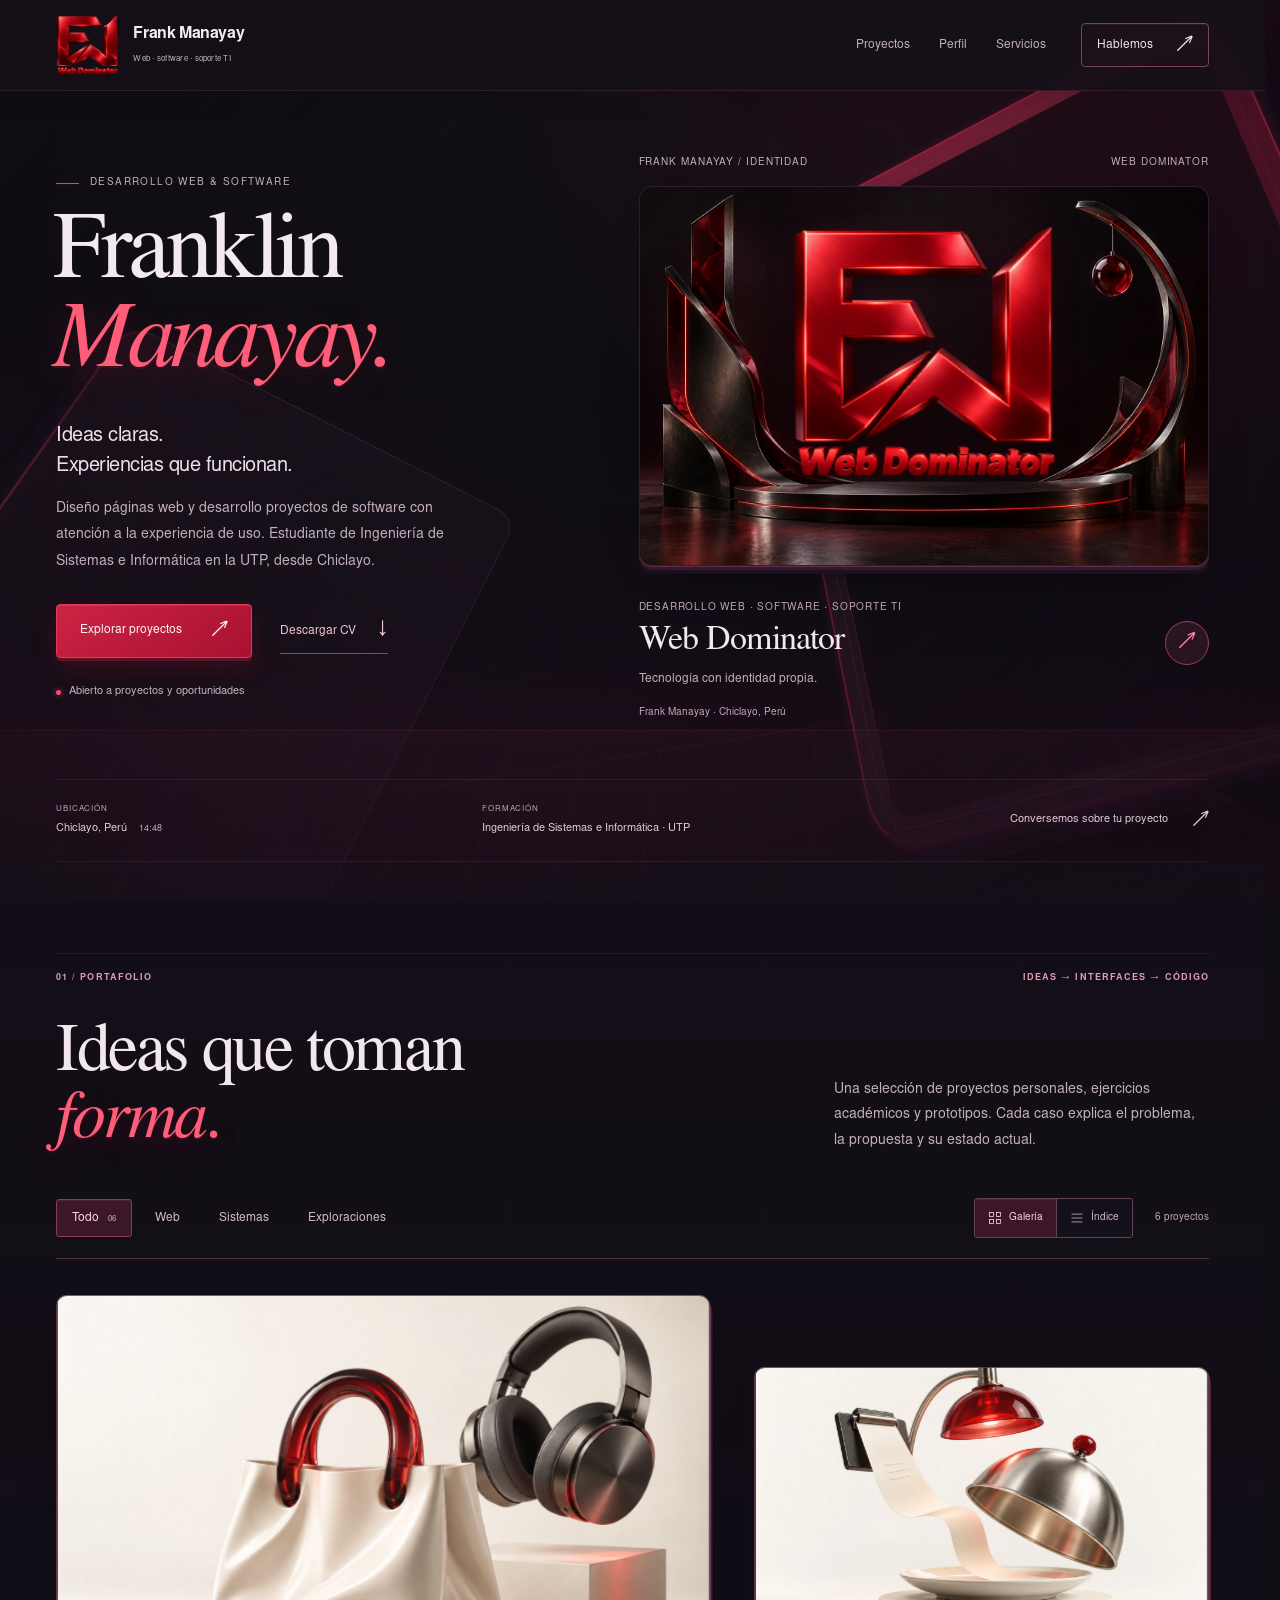
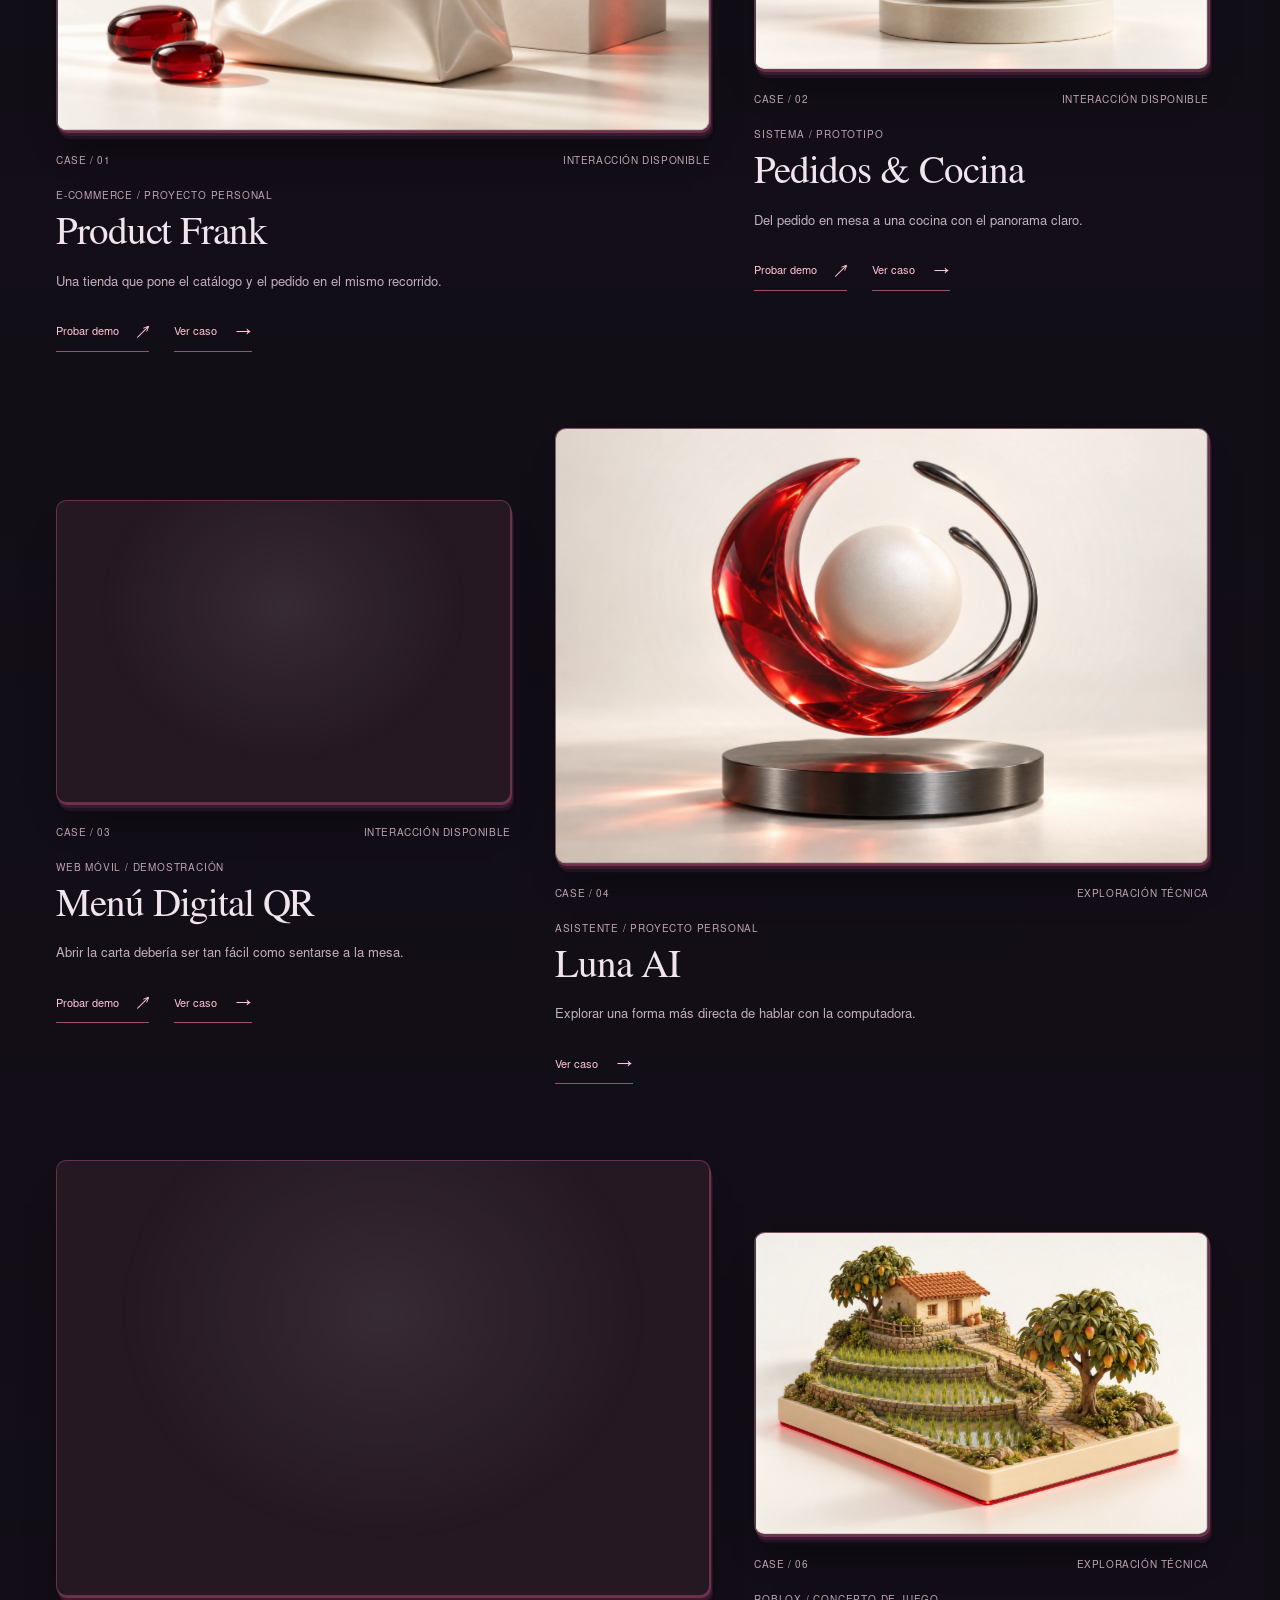
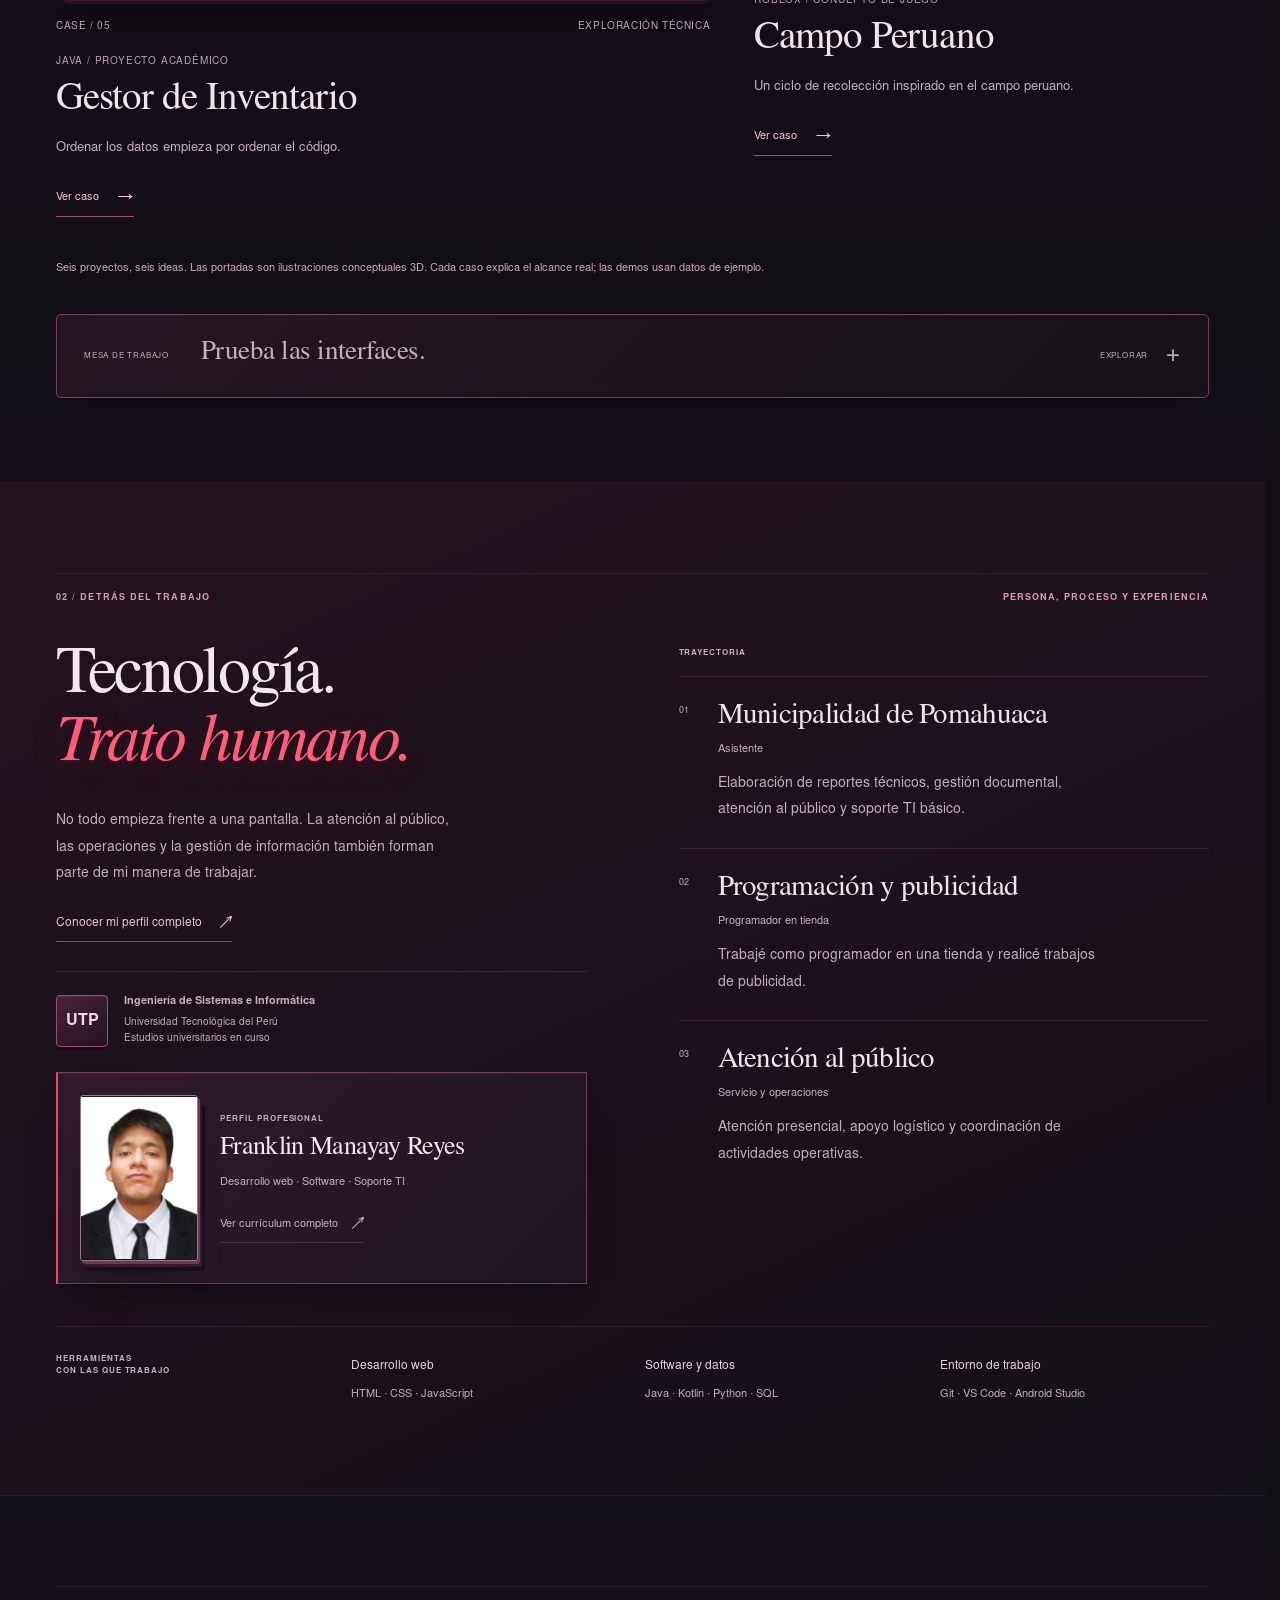
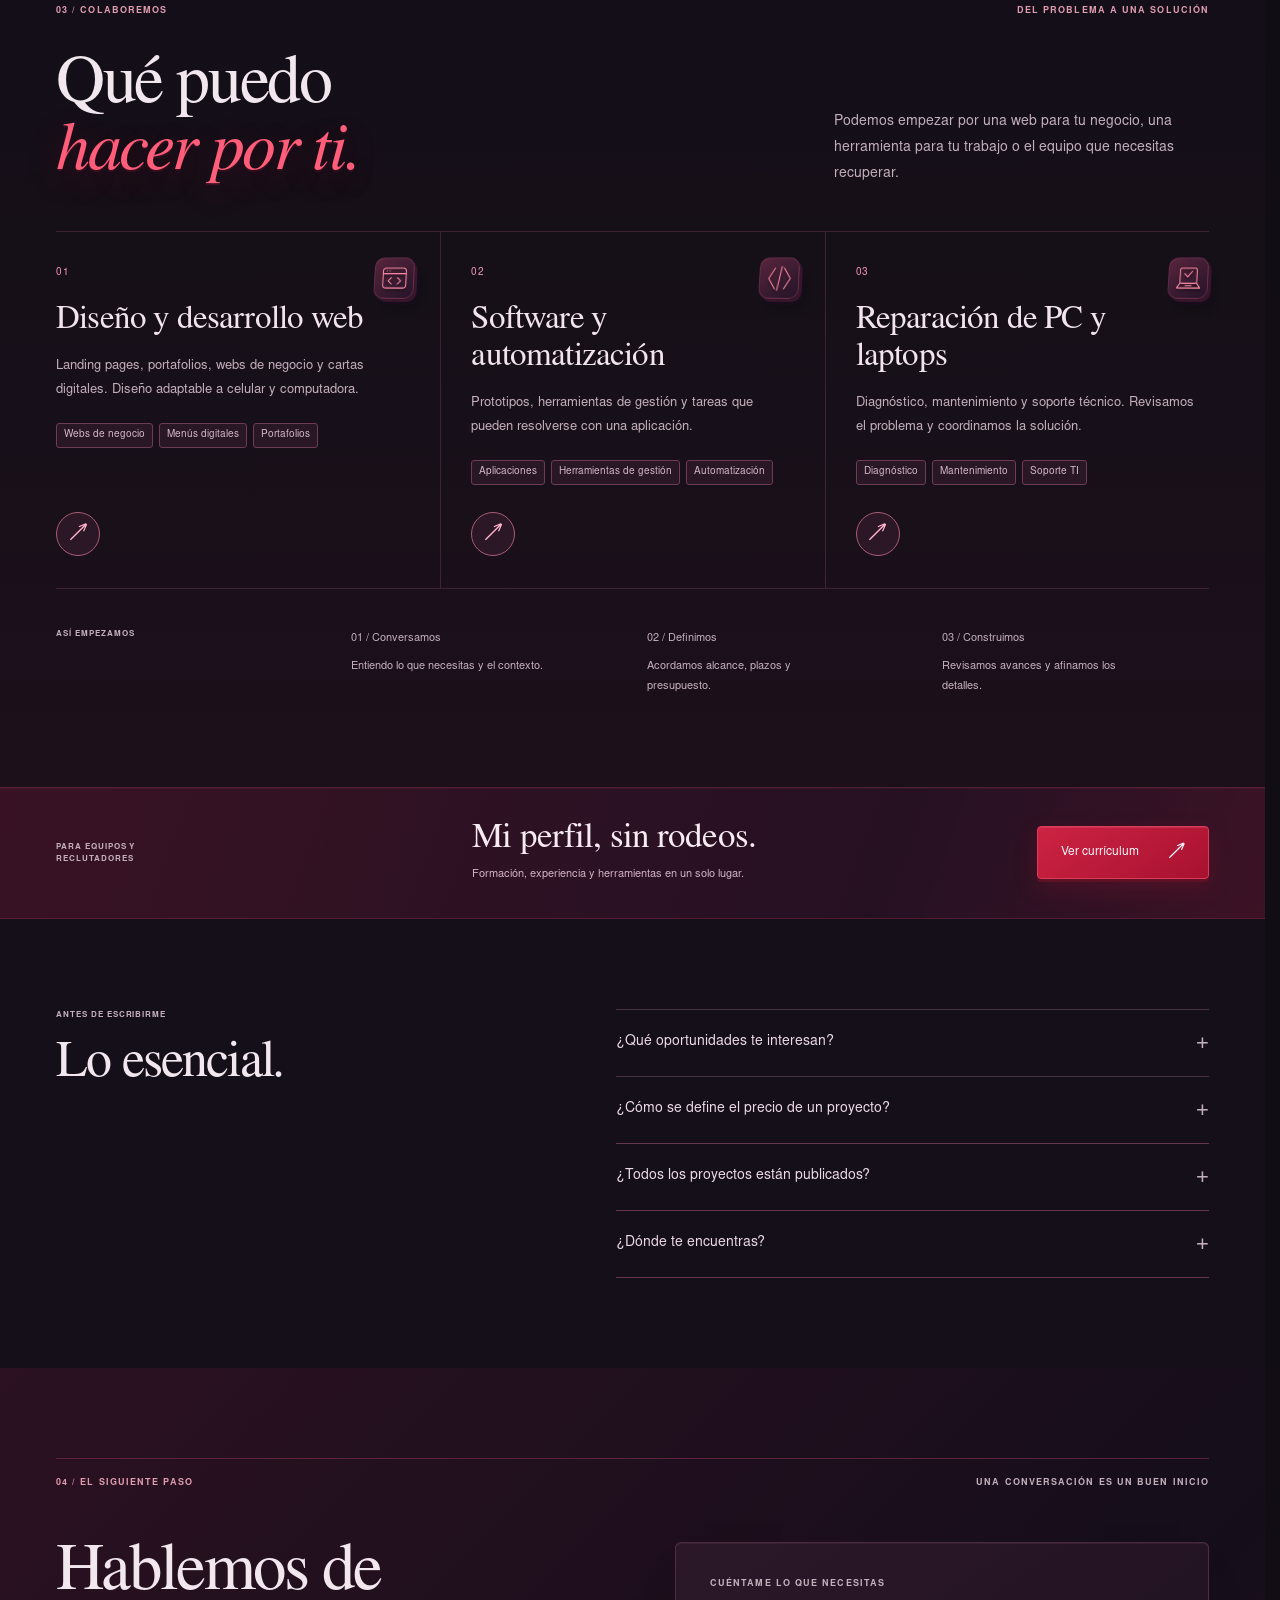
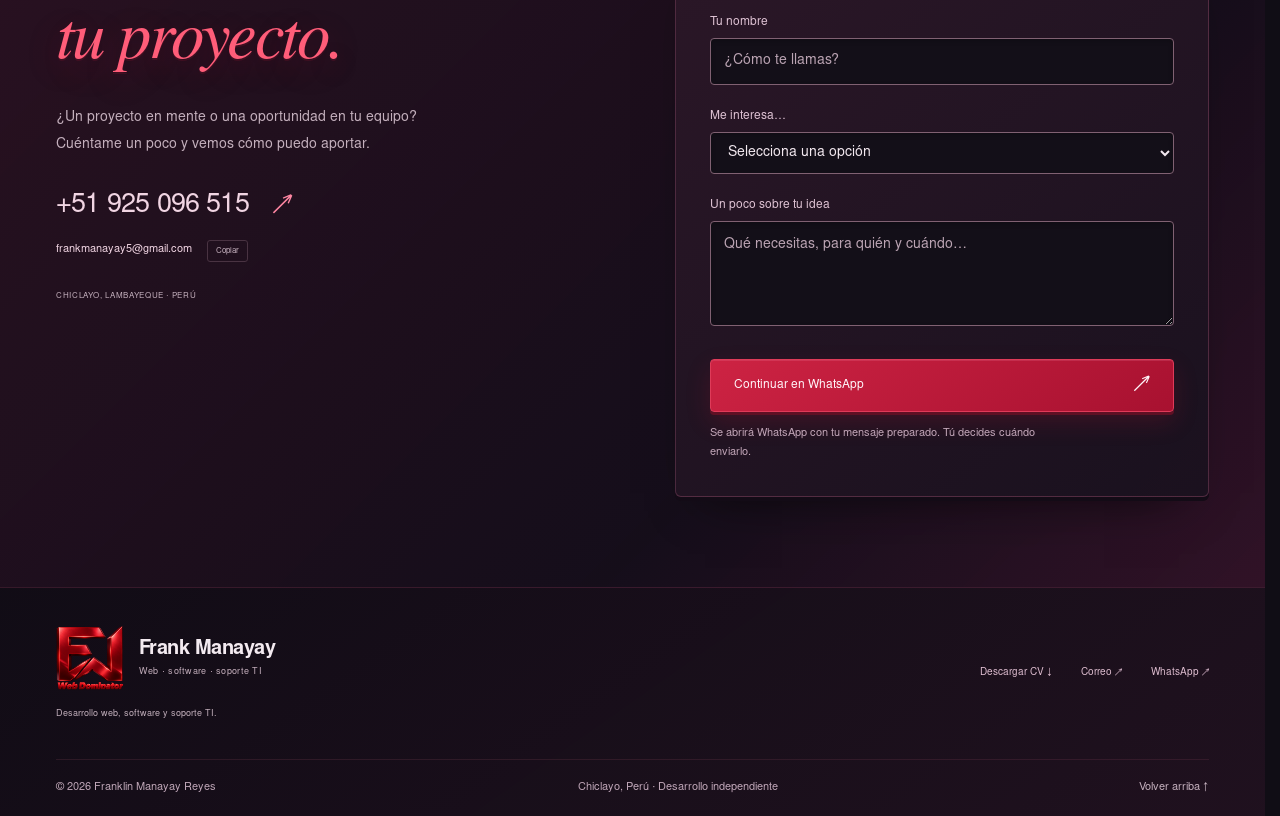
<file: index.html>
<!doctype html>
<html lang="es"><head><meta charset="utf-8"><meta name="viewport" content="width=device-width,initial-scale=1"><meta name="theme-color" content="#100d15"><title>Franklin Manayay — Desarrollo web y software · Frank Manayay</title><meta name="description" content="Portafolio de Franklin Manayay Reyes. Desarrollo web, proyectos de software y soporte TI desde Chiclayo, Perú."><meta property="og:title" content="Franklin Manayay — Desarrollo web y software · Frank Manayay"><meta property="og:description" content="Portafolio de Franklin Manayay Reyes. Desarrollo web, proyectos de software y soporte TI desde Chiclayo, Perú."><meta property="og:type" content="website"><link rel="icon" href="assets/logo-web-dominator-3d-favicon.png" type="image/png"><link rel="preload" href="assets/fonts/FW-Sans-Regular.woff" as="font" type="font/woff" crossorigin><link rel="preload" href="assets/fonts/FW-Sans-Bold.woff" as="font" type="font/woff" crossorigin><link rel="stylesheet" href="css/studio.css?v=dffa0ff3a3"><script src="js/main.js?v=e3307681f8" defer></script><script src="js/experience.js?v=0494d7338d" defer></script><link rel="stylesheet" href="css/elegant.css?v=f6a8fddf49"><link rel="stylesheet" href="css/red-3d.css?v=a7109c1390"><link rel="stylesheet" href="css/neon-environment.css?v=f4d397d8a7"><meta name="author" content="Franklin Manayay Reyes"><script type="application/ld+json">{"@context":"https://schema.org","@type":"Person","name":"Franklin Manayay Reyes","alternateName":"Frank Manayay","jobTitle":"Desarrollador web","email":"frankmanayay5@gmail.com","telephone":"+51 925 096 515","address":{"@type":"PostalAddress","addressLocality":"Chiclayo","addressRegion":"Lambayeque","addressCountry":"PE"},"knowsAbout":["Desarrollo web","JavaScript","Java","Kotlin","Python","SQL","Soporte técnico"],"affiliation":{"@type":"CollegeOrUniversity","name":"Universidad Tecnológica del Perú"}}</script></head><body class="personal-light neon-environment"><div class="ambient-world" aria-hidden="true" inert=""><div class="ambient-camera"><div class="ambient-arch"></div><div class="ambient-slab"></div><div class="ambient-floor"></div></div></div><a class="skip-link" href="#contenido">Saltar al contenido</a><div class="reading-progress" aria-hidden="true"></div><header class="site-header" id="cabecera"><div class="shell header-inner"><a class="brand" href="#inicio" aria-label="Frank Manayay — Web Dominator — inicio"><span class="site-logo"><img src="assets/logo-web-dominator-3d-red.webp" width="1254" height="1254" alt="FW — Web Dominator, logo 3D rojo"></span><span class="brand-label"><strong>Frank Manayay</strong><small>Web · software · soporte TI</small></span></a><nav class="desktop-nav" aria-label="Navegación principal"><a href="#proyectos">Proyectos</a><a href="#perfil">Perfil</a><a href="#servicios">Servicios</a></nav><a class="header-contact" href="#contacto">Hablemos <span aria-hidden="true">↗</span></a><button id="menuButton" class="menu-button" type="button" aria-label="Abrir menú" aria-controls="mobileNav" aria-expanded="false"><span></span><span></span></button></div><nav id="mobileNav" class="mobile-nav shell" aria-label="Navegación móvil" hidden><a href="#proyectos">Proyectos <span>01</span></a><a href="#perfil">Perfil <span>02</span></a><a href="#servicios">Servicios <span>03</span></a><a href="cv.html">Currículum <span>04</span></a><a href="#contacto">Contacto <span>05</span></a></nav></header>
<main id="contenido"><section class="elegant-hero" id="inicio" aria-labelledby="heroTitle"><div class="shell"><div class="elegant-hero-grid"><div class="elegant-intro"><p class="eyebrow-personal"><span></span> DESARROLLO WEB &amp; SOFTWARE</p><h1 id="heroTitle">Franklin<br><em>Manayay.</em></h1><p class="elegant-lead">Ideas claras.<br>Experiencias que funcionan.</p><p class="elegant-description">Diseño páginas web y desarrollo proyectos de software con atención a la experiencia de uso. Estudiante de Ingeniería de Sistemas e Informática en la UTP, desde Chiclayo.</p><div class="elegant-actions"><a class="button button-primary-personal" href="#proyectos">Explorar proyectos <span>↗</span></a><a class="elegant-cv" href="docs/Franklin_Manayay_CV.pdf" download>Descargar CV <span>↓</span></a></div><div class="elegant-availability"><i></i> Abierto a proyectos y oportunidades</div></div><div class="elegant-feature logo-feature"><div class="feature-topline"><span>FRANK MANAYAY / IDENTIDAD</span><span>WEB DOMINATOR</span></div><div class="feature-scene logo-stage" id="heroStage" data-depth-stage data-depth-strength="5"><img class="identity-scenery" src="assets/art-3d/identity-atelier.webp" width="1536" height="1024" alt="" aria-hidden="true" decoding="async" fetchpriority="high"><div id="sceneAssembly" class="red-assembly" data-depth-surface><a href="#proyectos" class="feature-preview" aria-label="Explorar los proyectos de Frank Manayay"><img src="assets/logo-web-dominator-3d-red.webp" alt="Logo personal FW — Web Dominator en 3D rojo" width="1254" height="1254" decoding="async"></a></div></div><div class="feature-bottom"><div><span>DESARROLLO WEB · SOFTWARE · SOPORTE TI</span><h2>Web Dominator</h2><p>Tecnología con identidad propia.</p></div><a class="feature-arrow" href="#proyectos" aria-label="Ver proyectos">↗</a></div><span class="feature-note">Frank Manayay · Chiclayo, Perú</span></div></div><div class="elegant-facts"><div><span>UBICACIÓN</span><strong>Chiclayo, Perú <small id="localTime"></small></strong></div><div><span>FORMACIÓN</span><strong>Ingeniería de Sistemas e Informática · UTP</strong></div><a href="#contacto">Conversemos sobre tu proyecto <span>↗</span></a></div></div></section><section class="work-section section" id="proyectos" aria-labelledby="workTitle"><div class="shell"><div class="section-top"><span class="kicker">01 / PORTAFOLIO</span><span class="section-index">IDEAS → INTERFACES → CÓDIGO</span></div><div class="section-heading"><h2 id="workTitle">Ideas que toman<br><span>forma.</span></h2><p>Una selección de proyectos personales, ejercicios académicos y prototipos. Cada caso explica el problema, la propuesta y su estado actual.</p></div><div class="work-toolbar"><div class="filters" role="group" aria-label="Filtrar proyectos"><button type="button" data-filter="all" aria-pressed="true">Todo <span>06</span></button><button type="button" data-filter="web" aria-pressed="false">Web</button><button type="button" data-filter="software" aria-pressed="false">Sistemas</button><button type="button" data-filter="other" aria-pressed="false">Exploraciones</button></div><div class="layout-control" role="group" aria-label="Presentación de los proyectos"><button type="button" data-layout="gallery" aria-controls="workGrid" aria-pressed="true"><svg viewbox="0 0 18 18" width="14" height="14" fill="none" stroke="currentColor" aria-hidden="true"><rect x="2" y="2" width="5" height="5"></rect><rect x="11" y="2" width="5" height="5"></rect><rect x="2" y="11" width="5" height="5"></rect><rect x="11" y="11" width="5" height="5"></rect></svg> Galería</button><button type="button" data-layout="index" aria-controls="workGrid" aria-pressed="false"><svg viewbox="0 0 18 18" width="14" height="14" fill="none" stroke="currentColor" aria-hidden="true"><path d="M2 4h14M2 9h14M2 14h14"></path></svg> Índice</button></div><span class="filter-status" id="filterStatus" role="status" aria-live="polite">6 proyectos</span></div><div class="work-grid" id="workGrid" data-layout="gallery"><article data-depth-stage data-depth-strength="3" class="work-card work-product-frank" data-category="web" data-enter=""><a class="work-visual art-cover" data-depth-surface href="proyectos/product-frank.html" aria-label="Ver proyecto Product Frank"><img src="assets/art-3d/product-frank.webp" alt="Bolsa marfil con asas de vidrio rojo y auriculares metálicos en una escena 3D." width="1536" height="1024" loading="lazy" decoding="async"><span class="visual-arrow" aria-hidden="true">↗</span></a><div class="work-info" data-index="01"><div class="work-state"><span>CASE / 01</span><span>INTERACCIÓN DISPONIBLE</span></div><div><p class="work-category">E-commerce / Proyecto personal</p><h3><a href="proyectos/product-frank.html">Product Frank </a></h3><p>Una tienda que pone el catálogo y el pedido en el mismo recorrido.</p></div><div class="work-links"><button type="button" class="text-link" data-demo="shop">Probar demo <span>↗</span></button><a class="text-link" href="proyectos/product-frank.html">Ver caso <span>→</span></a></div></div></article><article data-depth-stage data-depth-strength="3" class="work-card work-restaurant" data-category="software" data-enter=""><a class="work-visual art-cover" data-depth-surface href="proyectos/restaurant.html" aria-label="Ver proyecto Pedidos &amp; Cocina"><img src="assets/art-3d/restaurant.webp" alt="Campana de cocina metálica, una comanda curva y una lámpara de vidrio rojo en 3D." width="1536" height="1024" loading="lazy" decoding="async"><span class="visual-arrow" aria-hidden="true">↗</span></a><div class="work-info" data-index="02"><div class="work-state"><span>CASE / 02</span><span>INTERACCIÓN DISPONIBLE</span></div><div><p class="work-category">Sistema / Prototipo</p><h3><a href="proyectos/restaurant.html">Pedidos &amp; Cocina </a></h3><p>Del pedido en mesa a una cocina con el panorama claro.</p></div><div class="work-links"><button type="button" class="text-link" data-demo="kitchen">Probar demo <span>↗</span></button><a class="text-link" href="proyectos/restaurant.html">Ver caso <span>→</span></a></div></div></article><article data-depth-stage data-depth-strength="3" class="work-card work-menu-digital" data-category="web" data-enter=""><a class="work-visual art-cover" data-depth-surface href="proyectos/menu-digital.html" aria-label="Ver proyecto Menú Digital QR"><img src="assets/art-3d/menu-digital.webp" alt="Carta escultórica de vidrio rojo y cerámica junto a un plato, en 3D." width="1536" height="1024" loading="lazy" decoding="async"><span class="visual-arrow" aria-hidden="true">↗</span></a><div class="work-info" data-index="03"><div class="work-state"><span>CASE / 03</span><span>INTERACCIÓN DISPONIBLE</span></div><div><p class="work-category">Web móvil / Demostración</p><h3><a href="proyectos/menu-digital.html">Menú Digital QR </a></h3><p>Abrir la carta debería ser tan fácil como sentarse a la mesa.</p></div><div class="work-links"><button type="button" class="text-link" data-demo="menu">Probar demo <span>↗</span></button><a class="text-link" href="proyectos/menu-digital.html">Ver caso <span>→</span></a></div></div></article><article data-depth-stage data-depth-strength="3" class="work-card work-luna-ai" data-category="other" data-enter=""><a class="work-visual art-cover" data-depth-surface href="proyectos/luna-ai.html" aria-label="Ver proyecto Luna AI"><img src="assets/art-3d/luna-ai.webp" alt="Luna de vidrio rojo alrededor de una esfera de cerámica sobre una base metálica, en 3D." width="1536" height="1024" loading="lazy" decoding="async"><span class="visual-arrow" aria-hidden="true">↗</span></a><div class="work-info" data-index="04"><div class="work-state"><span>CASE / 04</span><span>EXPLORACIÓN TÉCNICA</span></div><div><p class="work-category">Asistente / Proyecto personal</p><h3><a href="proyectos/luna-ai.html">Luna AI </a></h3><p>Explorar una forma más directa de hablar con la computadora.</p></div><div class="work-links"><a class="text-link" href="proyectos/luna-ai.html">Ver caso <span>→</span></a></div></div></article><article data-depth-stage data-depth-strength="3" class="work-card work-inventario" data-category="software" data-enter=""><a class="work-visual art-cover" data-depth-surface href="proyectos/inventario.html" aria-label="Ver proyecto Gestor de Inventario"><img src="assets/art-3d/inventario.webp" alt="Módulos de inventario con cajones, cajas y un lector de códigos de barras en 3D." width="1536" height="1024" loading="lazy" decoding="async"><span class="visual-arrow" aria-hidden="true">↗</span></a><div class="work-info" data-index="05"><div class="work-state"><span>CASE / 05</span><span>EXPLORACIÓN TÉCNICA</span></div><div><p class="work-category">Java / Proyecto académico</p><h3><a href="proyectos/inventario.html">Gestor de Inventario </a></h3><p>Ordenar los datos empieza por ordenar el código.</p></div><div class="work-links"><a class="text-link" href="proyectos/inventario.html">Ver caso <span>→</span></a></div></div></article><article data-depth-stage data-depth-strength="3" class="work-card work-roblox" data-category="other" data-enter=""><a class="work-visual art-cover" data-depth-surface href="proyectos/roblox.html" aria-label="Ver proyecto Campo Peruano"><img src="assets/art-3d/roblox.webp" alt="Miniatura 3D de una casa rural peruana, mangos y terrazas de arroz." width="1536" height="1024" loading="lazy" decoding="async"><span class="visual-arrow" aria-hidden="true">↗</span></a><div class="work-info" data-index="06"><div class="work-state"><span>CASE / 06</span><span>EXPLORACIÓN TÉCNICA</span></div><div><p class="work-category">Roblox / Concepto de juego</p><h3><a href="proyectos/roblox.html">Campo Peruano </a></h3><p>Un ciclo de recolección inspirado en el campo peruano.</p></div><div class="work-links"><a class="text-link" href="proyectos/roblox.html">Ver caso <span>→</span></a></div></div></article></div><p class="work-footnote">Seis proyectos, seis ideas. Las portadas son ilustraciones conceptuales 3D. Cada caso explica el alcance real; las demos usan datos de ejemplo.</p><details class="studio-explorer"><summary><span><small>MESA DE TRABAJO</small><strong>Prueba las interfaces.</strong></span><span class="studio-explorer-action">EXPLORAR <b aria-hidden="true">+</b></span></summary><div class="explorer-inner"><div class="explorer-description"><span class="kicker">TRES FORMAS DE RESOLVER</span><h3>Tienda.<br> Cocina.<br> Asistente.</h3><p>Cambia de vista para ver una propuesta de cada interfaz. Cada caso explica el estado y alcance del proyecto.</p><a class="text-link" href="proyectos/product-frank.html">Abrir el primer caso <span>↗</span></a></div><div class="hero-stage-wrap project-lab-stage"><div class="stage-intro"><span class="stage-label">CAMBIAR INTERFAZ<i></i> ELIGE UNA VISTA</span><span>01—03 / Frank Manayay LAB</span></div><div class="hero-stage" id="projectStage" data-depth-stage data-depth-strength="3"><div class="stage-floor" aria-hidden="true"></div><div class="stage-cross cross-one" aria-hidden="true">+</div><div class="stage-cross cross-two" aria-hidden="true">+</div><div class="scene-assembly" id="projectAssembly" data-depth-surface><div class="scene-shadow" aria-hidden="true"></div><div class="scene-backplate" aria-hidden="true"></div><a class="scene-display" id="sceneProjectLink" href="proyectos/product-frank.html" aria-label="Ver caso de Product Frank"><div class="scene-browser-bar"><span class="browser-dots"><i></i><i></i><i></i></span><span id="sceneAddress">product-frank / interfaz web</span><span>↗</span></div><div class="scene-content" id="sceneDisplay"><div class="shop-screen"><div class="screen-bar"><b>product frank<span>®</span></b><span>Catálogo   Colección   <i>Bolsa (0)</i></span></div><div class="shop-hero"><div><small>OBJETOS PARA TU DÍA A DÍA</small><strong>Un buen setup.<br>Una buena idea.</strong><span class="screen-button">Descubrir colección ↗</span></div><div class="headphone-art" aria-hidden="true"><svg viewbox="0 0 220 250" fill="none"><path d="M45 143V104a65 65 0 0 1 130 0v39" stroke="#292727" stroke-width="26"></path><path d="M45 118v-15a65 65 0 0 1 130 0v15" stroke="#5a5754" stroke-width="11"></path><rect x="20" y="114" width="52" height="91" rx="23" fill="#272626"></rect><rect x="147" y="114" width="52" height="91" rx="23" fill="#272626"></rect><rect x="36" y="119" width="32" height="82" rx="15" fill="#716b65"></rect><rect x="151" y="119" width="32" height="82" rx="15" fill="#716b65"></rect><path d="M35 138v44M185 138v44" stroke="#a29b92" stroke-width="3"></path></svg></div></div><div class="shop-bottom"><span>01 / AUDIO</span><span>02 / ACCESORIOS</span><span>03 / DIGITAL</span></div></div></div><div class="scene-device-edge" aria-hidden="true"></div></a><div class="scene-meta" aria-hidden="true"><span class="scene-meta-symbol">↗</span><div><b id="sceneMetaTitle">Product Frank</b><small id="sceneMetaCaption">Catálogo, selección y pedido.</small></div><span class="scene-meta-dot"></span></div></div><div class="stage-number" id="stageNumber" aria-hidden="true">01</div></div><div class="scene-controls" role="group" aria-label="Vista de proyecto en portada"><button type="button" data-scene="shop" aria-pressed="true"><span>01</span> E-commerce</button><button type="button" data-scene="kitchen" aria-pressed="false"><span>02</span> Cocina</button><button type="button" data-scene="luna" aria-pressed="false"><span>03</span> Asistente</button></div><p class="stage-disclaimer">Propuestas visuales de interfaz · explora el caso para conocer su alcance.</p></div></div><template id="scene-shop"><div class="shop-screen"><div class="screen-bar"><b>product frank<span>®</span></b><span>Catálogo   Colección   <i>Bolsa (0)</i></span></div><div class="shop-hero"><div><small>OBJETOS PARA TU DÍA A DÍA</small><strong>Un buen setup.<br>Una buena idea.</strong><span class="screen-button">Descubrir colección ↗</span></div><div class="headphone-art" aria-hidden="true"><svg viewbox="0 0 220 250" fill="none"><path d="M45 143V104a65 65 0 0 1 130 0v39" stroke="#292727" stroke-width="26"></path><path d="M45 118v-15a65 65 0 0 1 130 0v15" stroke="#5a5754" stroke-width="11"></path><rect x="20" y="114" width="52" height="91" rx="23" fill="#272626"></rect><rect x="147" y="114" width="52" height="91" rx="23" fill="#272626"></rect><rect x="36" y="119" width="32" height="82" rx="15" fill="#716b65"></rect><rect x="151" y="119" width="32" height="82" rx="15" fill="#716b65"></rect><path d="M35 138v44M185 138v44" stroke="#a29b92" stroke-width="3"></path></svg></div></div><div class="shop-bottom"><span>01 / AUDIO</span><span>02 / ACCESORIOS</span><span>03 / DIGITAL</span></div></div></template><template id="scene-kitchen"><div class="kitchen-screen"><div class="screen-bar"><b>Pedidos<span class="serif">&amp;</span>Cocina</b><span class="live-label">● Panel de cocina</span></div><div class="kitchen-title"><strong>Todo en su punto.</strong><span>Vista de ejemplo / turno de almuerzo</span></div><div class="kanban"><div><span class="kanban-label">POR PREPARAR <i>02</i></span><div class="ticket"><small>MESA 04 <b>#024</b></small><strong>2 × Lomo saltado</strong><p>1 × Chicha morada</p><span>Sin cebolla · Para servir</span><div class="ticket-action">Iniciar preparación →</div></div><div class="ticket slim"><small>MESA 09 <b>#025</b></small><strong>1 × Arroz con pollo</strong><p>2 × Limonada</p></div></div><div><span class="kanban-label">EN COCINA <i>01</i></span><div class="ticket cooking"><small>MESA 02 <b>#023</b></small><strong>1 × Menú del día</strong><p>1 × Refresco</p><span>En preparación</span><div class="ticket-action">Marcar como listo ✓</div></div></div></div></div></template><template id="scene-luna"><div class="luna-screen"><aside><b>luna<span>·</span></b><span>+ Nueva consulta</span><small>HISTORIAL</small><p>Abrir una aplicación</p><p>Consultar la hora</p><p>Mi música</p><div>ASISTENTE PARA WINDOWS</div></aside><div class="luna-chat"><span class="luna-eyebrow">PROYECTO PERSONAL / PYTHON</span><div class="luna-mark">l.</div><strong>Hola, Franklin.</strong><p>¿Con qué empezamos hoy?</p><div class="chat-suggestions"><span>Abrir calculadora ↗</span><span>¿Qué hora es? ↗</span></div><div class="chat-input"><span>Escribe una consulta…</span><b>↑</b></div><small>Exploración de voz y modelos locales.</small></div></div></template></details></div></section>
<section class="profile-section section" id="perfil" aria-labelledby="profileTitle"><div class="shell"><div class="section-top"><span class="kicker">02 / DETRÁS DEL TRABAJO</span><span class="section-index">PERSONA, PROCESO Y EXPERIENCIA</span></div><div class="profile-grid"><div class="profile-intro"><h2 id="profileTitle">Tecnología.<br><span>Trato humano.</span></h2><p>No todo empieza frente a una pantalla. La atención al público, las operaciones y la gestión de información también forman parte de mi manera de trabajar.</p><a class="text-link" href="cv.html">Conocer mi perfil completo <span>↗</span></a><div class="education"><span class="education-mark">UTP</span><div><strong>Ingeniería de Sistemas e Informática</strong><span>Universidad Tecnológica del Perú<br>Estudios universitarios en curso</span></div></div><div class="personal-profile-note profile-with-photo"><img src="assets/franklin-retrato.png" width="252" height="353" alt="Retrato de Franklin Manayay Reyes con traje" loading="lazy" decoding="async" class="profile-portrait"><div class="profile-portrait-copy"><span class="kicker">PERFIL PROFESIONAL</span><strong>Franklin Manayay Reyes</strong><p>Desarrollo web · Software · Soporte TI</p><a class="text-link" href="cv.html">Ver currículum completo <span>↗</span></a></div></div></div><div class="experience"><p class="kicker">TRAYECTORIA</p><article><span>01</span><div><h3>Municipalidad de Pomahuaca</h3><p class="experience-role">Asistente</p><p>Elaboración de reportes técnicos, gestión documental, atención al público y soporte TI básico.</p></div></article><article><span>02</span><div><h3>Programación y publicidad</h3><p class="experience-role">Programador en tienda</p><p>Trabajé como programador en una tienda y realicé trabajos de publicidad.</p></div></article><article><span>03</span><div><h3>Atención al público</h3><p class="experience-role">Servicio y operaciones</p><p>Atención presencial, apoyo logístico y coordinación de actividades operativas.</p></div></article></div></div><div class="skills-grid"><span class="kicker">HERRAMIENTAS<br>CON LAS QUE TRABAJO</span><div><strong>Desarrollo web</strong><p>HTML · CSS · JavaScript</p></div><div><strong>Software y datos</strong><p>Java · Kotlin · Python · SQL</p></div><div><strong>Entorno de trabajo</strong><p>Git · VS Code · Android Studio</p></div></div></div></section>
<section class="services-section section" id="servicios" aria-labelledby="serviceTitle"><div class="shell"><div class="section-top"><span class="kicker">03 / COLABOREMOS</span><span class="section-index">DEL PROBLEMA A UNA SOLUCIÓN</span></div><div class="section-heading"><h2 id="serviceTitle">Qué puedo<br><span>hacer por ti.</span></h2><p>Podemos empezar por una web para tu negocio, una herramienta para tu trabajo o el equipo que necesitas recuperar.</p></div><div class="service-list"><article class="service-row"><span class="service-num">01</span><div class="service-icon" aria-hidden="true"><svg viewbox="0 0 36 36" fill="none" stroke="currentColor" stroke-width="1.35" stroke-linecap="round" stroke-linejoin="round"><rect x="3" y="5" width="30" height="25" rx="4"></rect><path d="M3 12h30M8 8.5h.1M12 8.5h.1M14 17l-4 4 4 4M22 17l4 4-4 4"></path></svg></div><div><h3>Diseño y desarrollo web</h3><p>Landing pages, portafolios, webs de negocio y cartas digitales. Diseño adaptable a celular y computadora.</p><div class="service-tags"><span>Webs de negocio</span><span>Menús digitales</span><span>Portafolios</span></div></div><a href="#contacto" data-service="Página web / portafolio" aria-label="Consultar diseño y desarrollo web">↗</a></article><article class="service-row"><span class="service-num">02</span><div class="service-icon" aria-hidden="true"><svg viewbox="0 0 36 36" fill="none" stroke="currentColor" stroke-width="1.35" stroke-linecap="round" stroke-linejoin="round"><path d="M12 5L4 18l8 13M24 5l8 13-8 13M21 3l-6 30"></path></svg></div><div><h3>Software y automatización</h3><p>Prototipos, herramientas de gestión y tareas que pueden resolverse con una aplicación.</p><div class="service-tags"><span>Aplicaciones</span><span>Herramientas de gestión</span><span>Automatización</span></div></div><a href="#contacto" data-service="Software / aplicación" aria-label="Consultar software y automatización">↗</a></article><article class="service-row"><span class="service-num">03</span><div class="service-icon" aria-hidden="true"><svg viewbox="0 0 36 36" fill="none" stroke="currentColor" stroke-width="1.35" stroke-linecap="round" stroke-linejoin="round"><rect x="7" y="5" width="22" height="19" rx="2"></rect><path d="M7 24l-4 6h30l-4-6M14 27h8M13 12l4 4 6-7"></path></svg></div><div><h3>Reparación de PC y laptops</h3><p>Diagnóstico, mantenimiento y soporte técnico. Revisamos el problema y coordinamos la solución.</p><div class="service-tags"><span>Diagnóstico</span><span>Mantenimiento</span><span>Soporte TI</span></div></div><a href="#contacto" data-service="Soporte PC o laptop" aria-label="Solicitar reparación de PC o laptop">↗</a></article></div><div class="process"><span class="kicker">ASÍ EMPEZAMOS</span><div><b>01 / Conversamos</b><p>Entiendo lo que necesitas y el contexto.</p></div><div><b>02 / Definimos</b><p>Acordamos alcance, plazos y presupuesto.</p></div><div><b>03 / Construimos</b><p>Revisamos avances y afinamos los detalles.</p></div></div></div></section>
<section class="cv-strip" id="cv"><div class="shell"><span class="kicker">PARA EQUIPOS Y RECLUTADORES</span><div><h2>Mi perfil, sin rodeos.</h2><p>Formación, experiencia y herramientas en un solo lugar.</p></div><a class="button button-dark" href="cv.html">Ver currículum <span>↗</span></a></div></section>
<section class="faq-section section"><div class="shell faq-grid"><div><span class="kicker">ANTES DE ESCRIBIRME</span><h2>Lo esencial.</h2></div><div class="faq-list"><details><summary>¿Qué oportunidades te interesan?<span>+</span></summary><p>Prácticas, puestos junior en tecnología y proyectos independientes de desarrollo web, software y soporte TI.</p></details><details><summary>¿Cómo se define el precio de un proyecto?<span>+</span></summary><p>Conversamos sobre el objetivo, las funciones, el contenido y el plazo. Con ese alcance definido, coordinamos un presupuesto antes de empezar.</p></details><details><summary>¿Todos los proyectos están publicados?<span>+</span></summary><p>Hay proyectos académicos, conceptos y prototipos en desarrollo. Cada caso indica su estado y explica lo que muestra la demo.</p></details><details><summary>¿Dónde te encuentras?<span>+</span></summary><p>En Chiclayo, Lambayeque, Perú. Podemos coordinar por WhatsApp tanto proyectos remotos como atención presencial según el servicio.</p></details></div></div></section>
<section class="contact-section section" id="contacto" aria-labelledby="contactTitle"><div class="shell"><div class="section-top"><span class="kicker">04 / EL SIGUIENTE PASO</span><span class="section-index">UNA CONVERSACIÓN ES UN BUEN INICIO</span></div><div class="contact-grid"><div class="contact-copy"><h2 id="contactTitle">Hablemos de<br><span>tu proyecto.</span></h2><p>¿Un proyecto en mente o una oportunidad en tu equipo? Cuéntame un poco y vemos cómo puedo aportar.</p><a class="contact-number" href="https://wa.me/51925096515" target="_blank" rel="noopener noreferrer">+51 925 096 515 <span>↗</span></a><div class="contact-email"><a href="mailto:frankmanayay5@gmail.com">frankmanayay5@gmail.com</a><button type="button" id="copyEmail" aria-label="Copiar correo electrónico">Copiar</button></div><span class="contact-location">CHICLAYO, LAMBAYEQUE · PERÚ</span></div><form class="contact-form" id="contactForm"><span class="kicker">CUÉNTAME LO QUE NECESITAS</span><div class="form-field"><label for="contactName">Tu nombre</label><input id="contactName" name="name" required maxlength="80" autocomplete="name" placeholder="¿Cómo te llamas?"></div><div class="form-field"><label for="contactType">Me interesa…</label><select id="contactType" name="type" required><option value="">Selecciona una opción</option><option>Oportunidad laboral / prácticas</option><option>Página web / portafolio</option><option>Software / aplicación</option><option>Soporte PC o laptop</option><option>Otro proyecto</option></select></div><div class="form-field"><label for="contactMessage">Un poco sobre tu idea</label><textarea id="contactMessage" name="message" required rows="3" maxlength="1300" placeholder="Qué necesitas, para quién y cuándo…"></textarea></div><button class="button button-lilac" type="submit">Continuar en WhatsApp <span>↗</span></button><p class="form-note">Se abrirá WhatsApp con tu mensaje preparado. Tú decides cuándo enviarlo.</p></form></div></div></section></main><footer class="site-footer"><div class="shell"><div class="footer-top"><a class="footer-signature" href="index.html"><span class="footer-brand-line"><span class="site-logo"><img src="assets/logo-web-dominator-3d-red.webp" width="1254" height="1254" alt="FW — Web Dominator, logo 3D rojo"></span><span class="brand-label"><strong>Frank Manayay</strong><small>Web · software · soporte TI</small></span></span><span class="footer-descriptor">Desarrollo web, software y soporte TI.</span></a><div><a href="docs/Franklin_Manayay_CV.pdf" download>Descargar CV ↓</a><a href="mailto:frankmanayay5@gmail.com">Correo ↗</a><a href="https://wa.me/51925096515" target="_blank" rel="noopener noreferrer">WhatsApp ↗</a></div></div><div class="footer-bottom"><span>© <span data-year>2026</span> Franklin Manayay Reyes</span><span>Chiclayo, Perú · Desarrollo independiente</span><a href="#contenido">Volver arriba ↑</a></div></div></footer><dialog class="demo-dialog" id="demoDialog" aria-labelledby="demoTitle"><div class="dialog-top"><div><span class="kicker">LABORATORIO / Frank Manayay</span><h2 id="demoTitle">Demo de interfaz</h2></div><button type="button" id="closeDemo" class="close-button" aria-label="Cerrar demostración">×</button></div><p class="demo-disclosure">Demostración local con datos de ejemplo. Los cambios se reinician al cerrar.</p><div id="demoContent"></div></dialog><div class="toast" role="status" aria-live="polite" id="toast" hidden></div></body></html>
</file>
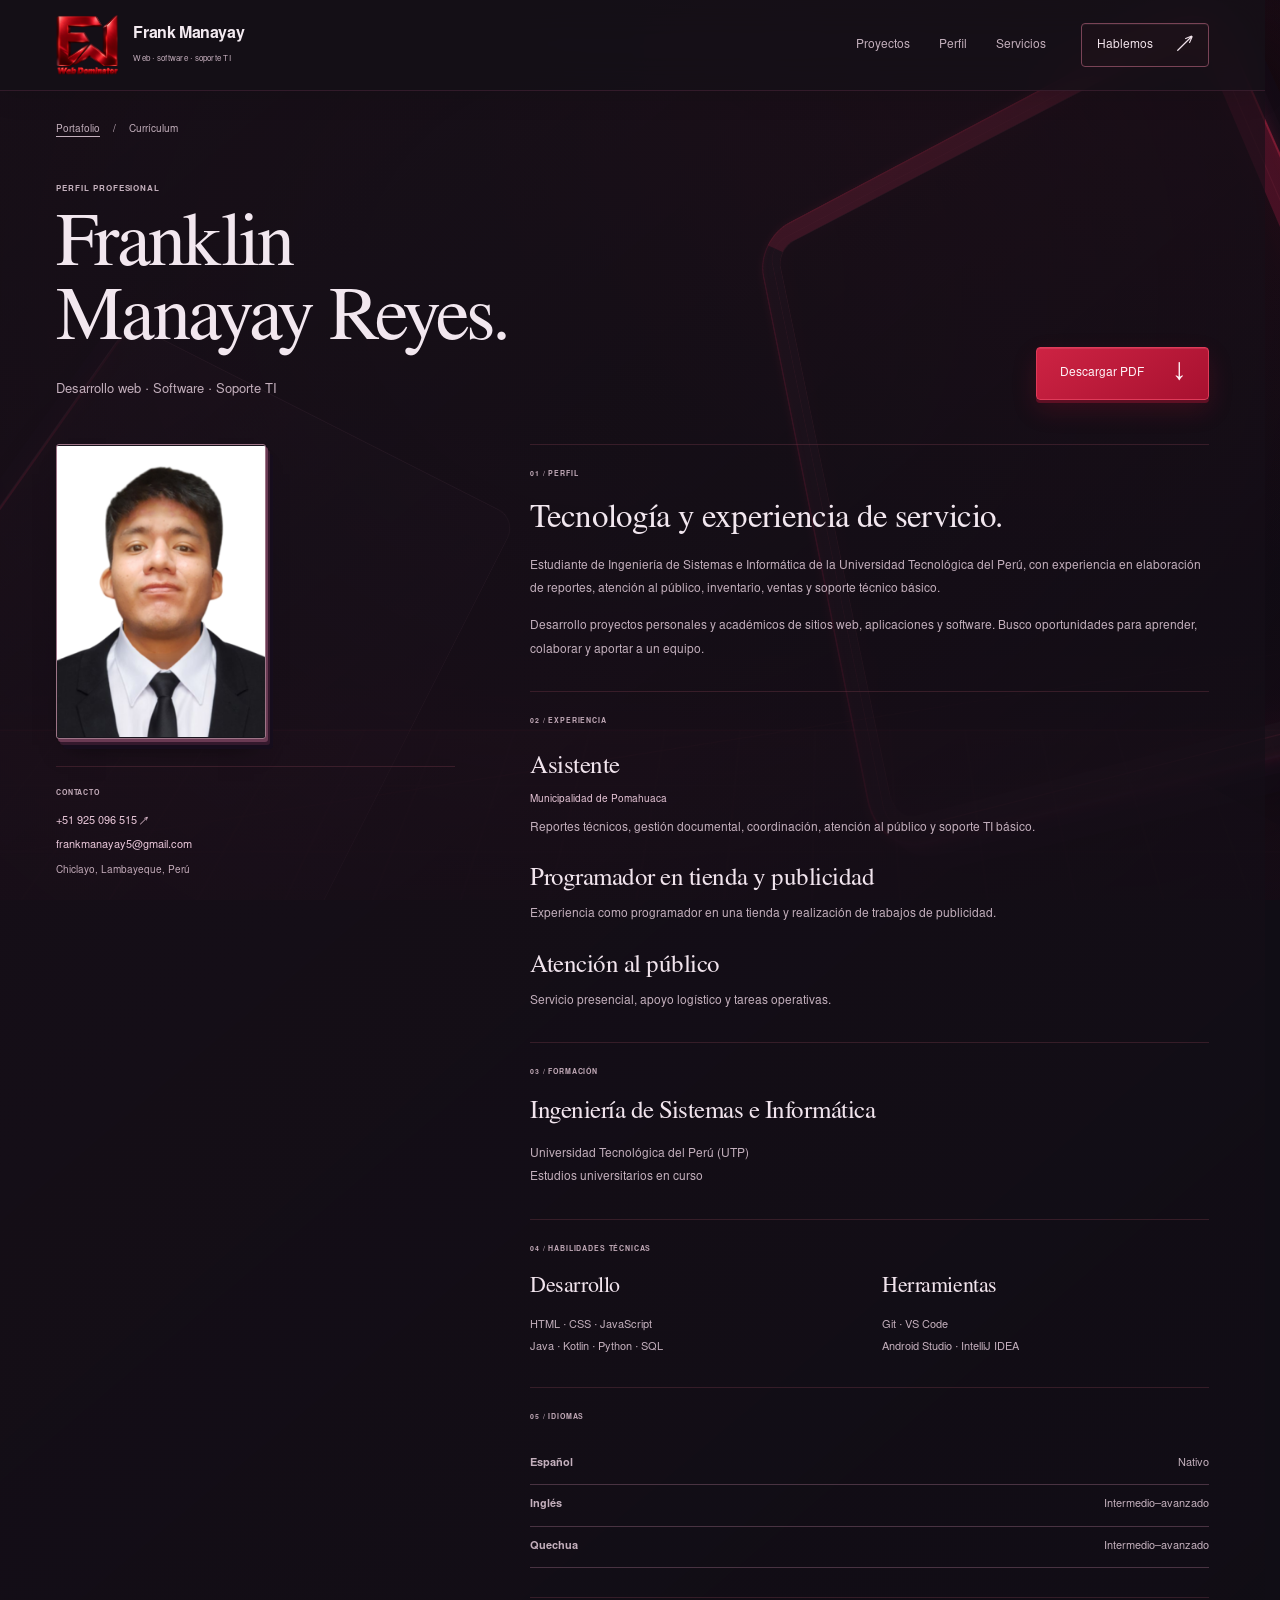
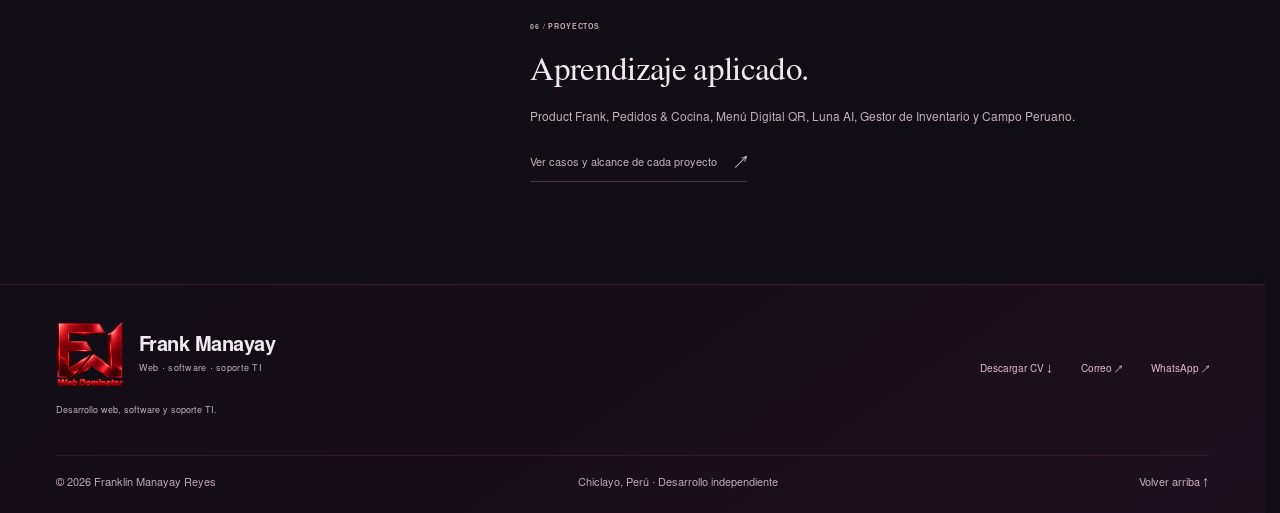
<file: cv.html>
<!doctype html>
<html lang="es"><head><meta charset="utf-8"><meta name="viewport" content="width=device-width,initial-scale=1"><meta name="theme-color" content="#100d15"><title>Currículum — Franklin Manayay Reyes · Frank Manayay</title><meta name="description" content="Formación, experiencia y habilidades de Franklin Manayay Reyes."><meta property="og:title" content="Currículum — Franklin Manayay Reyes · Frank Manayay"><meta property="og:description" content="Formación, experiencia y habilidades de Franklin Manayay Reyes."><meta property="og:type" content="website"><link rel="icon" href="assets/logo-web-dominator-3d-favicon.png" type="image/png"><link rel="preload" href="assets/fonts/FW-Sans-Regular.woff" as="font" type="font/woff" crossorigin><link rel="preload" href="assets/fonts/FW-Sans-Bold.woff" as="font" type="font/woff" crossorigin><link rel="stylesheet" href="css/studio.css?v=dffa0ff3a3"><script src="js/main.js?v=e3307681f8" defer></script><script src="js/experience.js?v=0494d7338d" defer></script><link rel="stylesheet" href="css/elegant.css?v=f6a8fddf49"><link rel="stylesheet" href="css/red-3d.css?v=a7109c1390"><link rel="stylesheet" href="css/neon-environment.css?v=f4d397d8a7"></head><body class="personal-light neon-environment"><div class="ambient-world" aria-hidden="true" inert=""><div class="ambient-camera"><div class="ambient-arch"></div><div class="ambient-slab"></div><div class="ambient-floor"></div></div></div><a class="skip-link" href="#contenido">Saltar al contenido</a><div class="reading-progress" aria-hidden="true"></div><header class="site-header" id="cabecera"><div class="shell header-inner"><a class="brand" href="index.html#inicio" aria-label="Frank Manayay — Web Dominator — inicio"><span class="site-logo"><img src="assets/logo-web-dominator-3d-red.webp" width="1254" height="1254" alt="FW — Web Dominator, logo 3D rojo"></span><span class="brand-label"><strong>Frank Manayay</strong><small>Web · software · soporte TI</small></span></a><nav class="desktop-nav" aria-label="Navegación principal"><a href="index.html#proyectos">Proyectos</a><a href="index.html#perfil">Perfil</a><a href="index.html#servicios">Servicios</a></nav><a class="header-contact" href="index.html#contacto">Hablemos <span aria-hidden="true">↗</span></a><button id="menuButton" class="menu-button" type="button" aria-label="Abrir menú" aria-controls="mobileNav" aria-expanded="false"><span></span><span></span></button></div><nav id="mobileNav" class="mobile-nav shell" aria-label="Navegación móvil" hidden><a href="index.html#proyectos">Proyectos <span>01</span></a><a href="index.html#perfil">Perfil <span>02</span></a><a href="index.html#servicios">Servicios <span>03</span></a><a href="cv.html">Currículum <span>04</span></a><a href="index.html#contacto">Contacto <span>05</span></a></nav></header><main class="cv-page" id="contenido"><div class="shell"><nav class="breadcrumb" aria-label="Ruta"><a href="index.html">Portafolio</a><span>/</span><span>Currículum</span></nav><div class="cv-heading"><div><span class="kicker">PERFIL PROFESIONAL</span><h1>Franklin<br>Manayay Reyes.</h1><p>Desarrollo web · Software · Soporte TI</p></div><a class="button button-dark" href="docs/Franklin_Manayay_CV.pdf" download>Descargar PDF <span>↓</span></a></div><div class="cv-layout"><aside class="cv-aside"><img src="assets/franklin-retrato.png" width="252" height="353" alt="Retrato de Franklin Manayay Reyes con traje" loading="lazy" class="cv-portrait" decoding="async"><div><span class="kicker">CONTACTO</span><a href="https://wa.me/51925096515" target="_blank" rel="noopener noreferrer">+51 925 096 515 ↗</a><a href="mailto:frankmanayay5@gmail.com">frankmanayay5@gmail.com</a><p>Chiclayo, Lambayeque, Perú</p></div></aside><div class="cv-content"><section><span class="kicker">01 / PERFIL</span><h2>Tecnología y experiencia de servicio.</h2><p>Estudiante de Ingeniería de Sistemas e Informática de la Universidad Tecnológica del Perú, con experiencia en elaboración de reportes, atención al público, inventario, ventas y soporte técnico básico.</p><p>Desarrollo proyectos personales y académicos de sitios web, aplicaciones y software. Busco oportunidades para aprender, colaborar y aportar a un equipo.</p></section><section><span class="kicker">02 / EXPERIENCIA</span><article><h3>Asistente</h3><p class="cv-company">Municipalidad de Pomahuaca</p><p>Reportes técnicos, gestión documental, coordinación, atención al público y soporte TI básico.</p></article><article><h3>Programador en tienda y publicidad</h3><p>Experiencia como programador en una tienda y realización de trabajos de publicidad.</p></article><article><h3>Atención al público</h3><p>Servicio presencial, apoyo logístico y tareas operativas.</p></article></section><section><span class="kicker">03 / FORMACIÓN</span><h3>Ingeniería de Sistemas e Informática</h3><p>Universidad Tecnológica del Perú (UTP)<br>Estudios universitarios en curso</p></section><section><span class="kicker">04 / HABILIDADES TÉCNICAS</span><div class="cv-skills"><div><h3>Desarrollo</h3><p>HTML · CSS · JavaScript<br>Java · Kotlin · Python · SQL</p></div><div><h3>Herramientas</h3><p>Git · VS Code<br>Android Studio · IntelliJ IDEA</p></div></div></section><section><span class="kicker">05 / IDIOMAS</span><div class="language-row"><strong>Español</strong><span>Nativo</span></div><div class="language-row"><strong>Inglés</strong><span>Intermedio–avanzado</span></div><div class="language-row"><strong>Quechua</strong><span>Intermedio–avanzado</span></div></section><section><span class="kicker">06 / PROYECTOS</span><h2>Aprendizaje aplicado.</h2><p>Product Frank, Pedidos &amp; Cocina, Menú Digital QR, Luna AI, Gestor de Inventario y Campo Peruano.</p><a class="text-link" href="index.html#proyectos">Ver casos y alcance de cada proyecto <span>↗</span></a></section></div></div></div></main><footer class="site-footer"><div class="shell"><div class="footer-top"><a class="footer-signature" href="index.html"><span class="footer-brand-line"><span class="site-logo"><img src="assets/logo-web-dominator-3d-red.webp" width="1254" height="1254" alt="FW — Web Dominator, logo 3D rojo"></span><span class="brand-label"><strong>Frank Manayay</strong><small>Web · software · soporte TI</small></span></span><span class="footer-descriptor">Desarrollo web, software y soporte TI.</span></a><div><a href="docs/Franklin_Manayay_CV.pdf" download>Descargar CV ↓</a><a href="mailto:frankmanayay5@gmail.com">Correo ↗</a><a href="https://wa.me/51925096515" target="_blank" rel="noopener noreferrer">WhatsApp ↗</a></div></div><div class="footer-bottom"><span>© <span data-year>2026</span> Franklin Manayay Reyes</span><span>Chiclayo, Perú · Desarrollo independiente</span><a href="#contenido">Volver arriba ↑</a></div></div></footer><dialog class="demo-dialog" id="demoDialog" aria-labelledby="demoTitle"><div class="dialog-top"><div><span class="kicker">LABORATORIO / Frank Manayay</span><h2 id="demoTitle">Demo de interfaz</h2></div><button type="button" id="closeDemo" class="close-button" aria-label="Cerrar demostración">×</button></div><p class="demo-disclosure">Demostración local con datos de ejemplo. Los cambios se reinician al cerrar.</p><div id="demoContent"></div></dialog><div class="toast" role="status" aria-live="polite" id="toast" hidden></div></body></html>
</file>
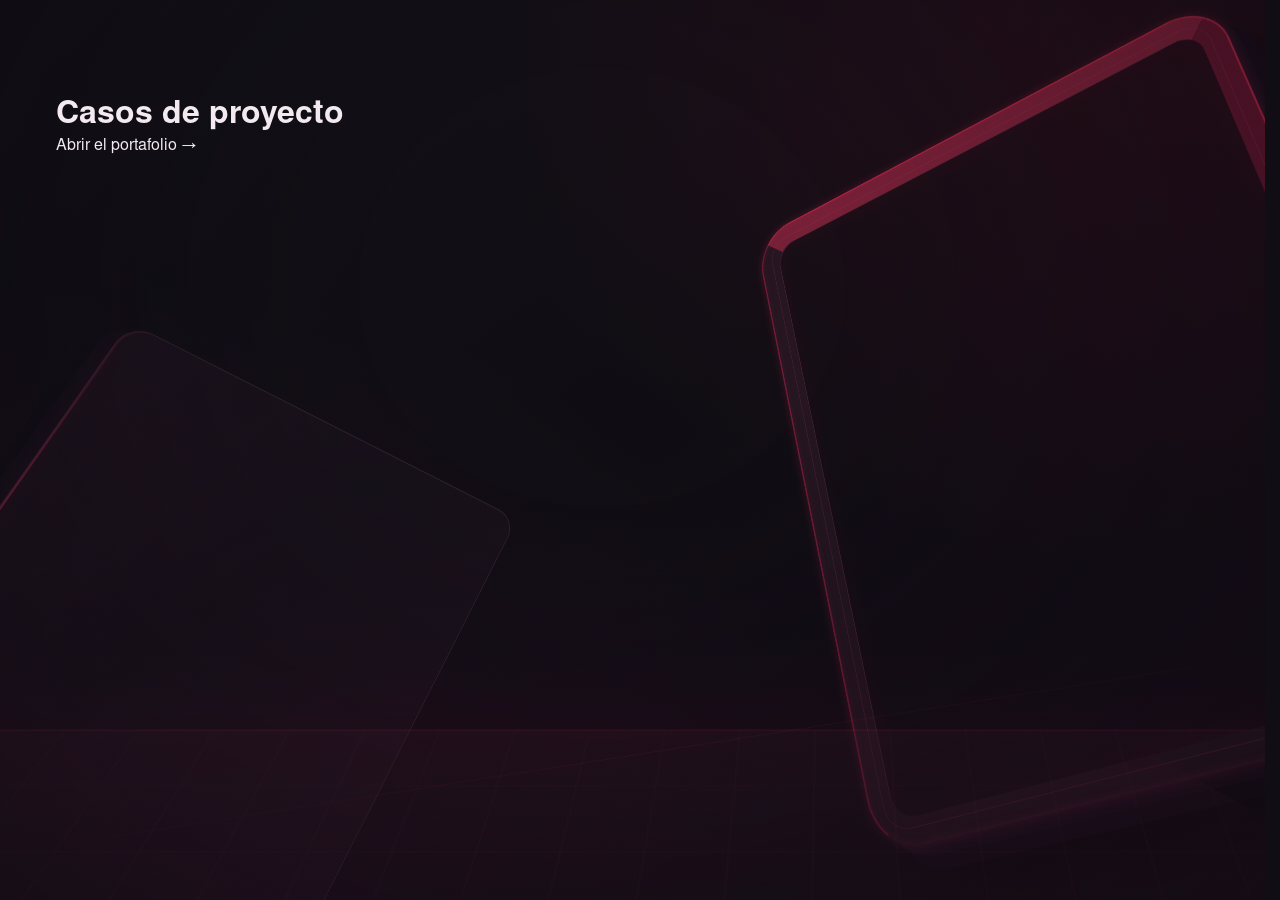
<file: proyecto.html>
<!doctype html>
<html lang="es"><head><meta charset="utf-8"><meta name="viewport" content="width=device-width,initial-scale=1"><meta name="theme-color" content="#100d15"><title>Proyectos de Franklin Manayay · Frank Manayay</title><meta name="description" content="Casos de proyecto Frank Manayay."><meta property="og:title" content="Proyectos de Franklin Manayay · Frank Manayay"><meta property="og:description" content="Casos de proyecto Frank Manayay."><meta property="og:type" content="website"><link rel="icon" href="assets/logo-web-dominator-3d-favicon.png" type="image/png"><link rel="preload" href="assets/fonts/FW-Sans-Regular.woff" as="font" type="font/woff" crossorigin><link rel="preload" href="assets/fonts/FW-Sans-Bold.woff" as="font" type="font/woff" crossorigin><link rel="stylesheet" href="css/studio.css?v=dffa0ff3a3"><script src="js/main.js?v=e3307681f8" defer></script><script src="js/experience.js?v=0494d7338d" defer></script><link rel="stylesheet" href="css/elegant.css?v=f6a8fddf49"><link rel="stylesheet" href="css/red-3d.css?v=a7109c1390"><link rel="stylesheet" href="css/neon-environment.css?v=f4d397d8a7"></head><body class="personal-light neon-environment"><div class="ambient-world" aria-hidden="true" inert=""><div class="ambient-camera"><div class="ambient-arch"></div><div class="ambient-slab"></div><div class="ambient-floor"></div></div></div><a class="skip-link" href="#contenido">Saltar al contenido</a><div class="reading-progress" aria-hidden="true"></div><main class="shell legacy-page" id="contenido"><h1>Casos de proyecto</h1><p><a href="index.html#proyectos">Abrir el portafolio →</a></p></main><script>const allowed=['product-frank','restaurant','menu-digital','luna-ai','inventario','roblox'];const id=new URLSearchParams(location.search).get('id');if(allowed.includes(id))location.replace('proyectos/'+id+'.html');</script></body></html>
</file>
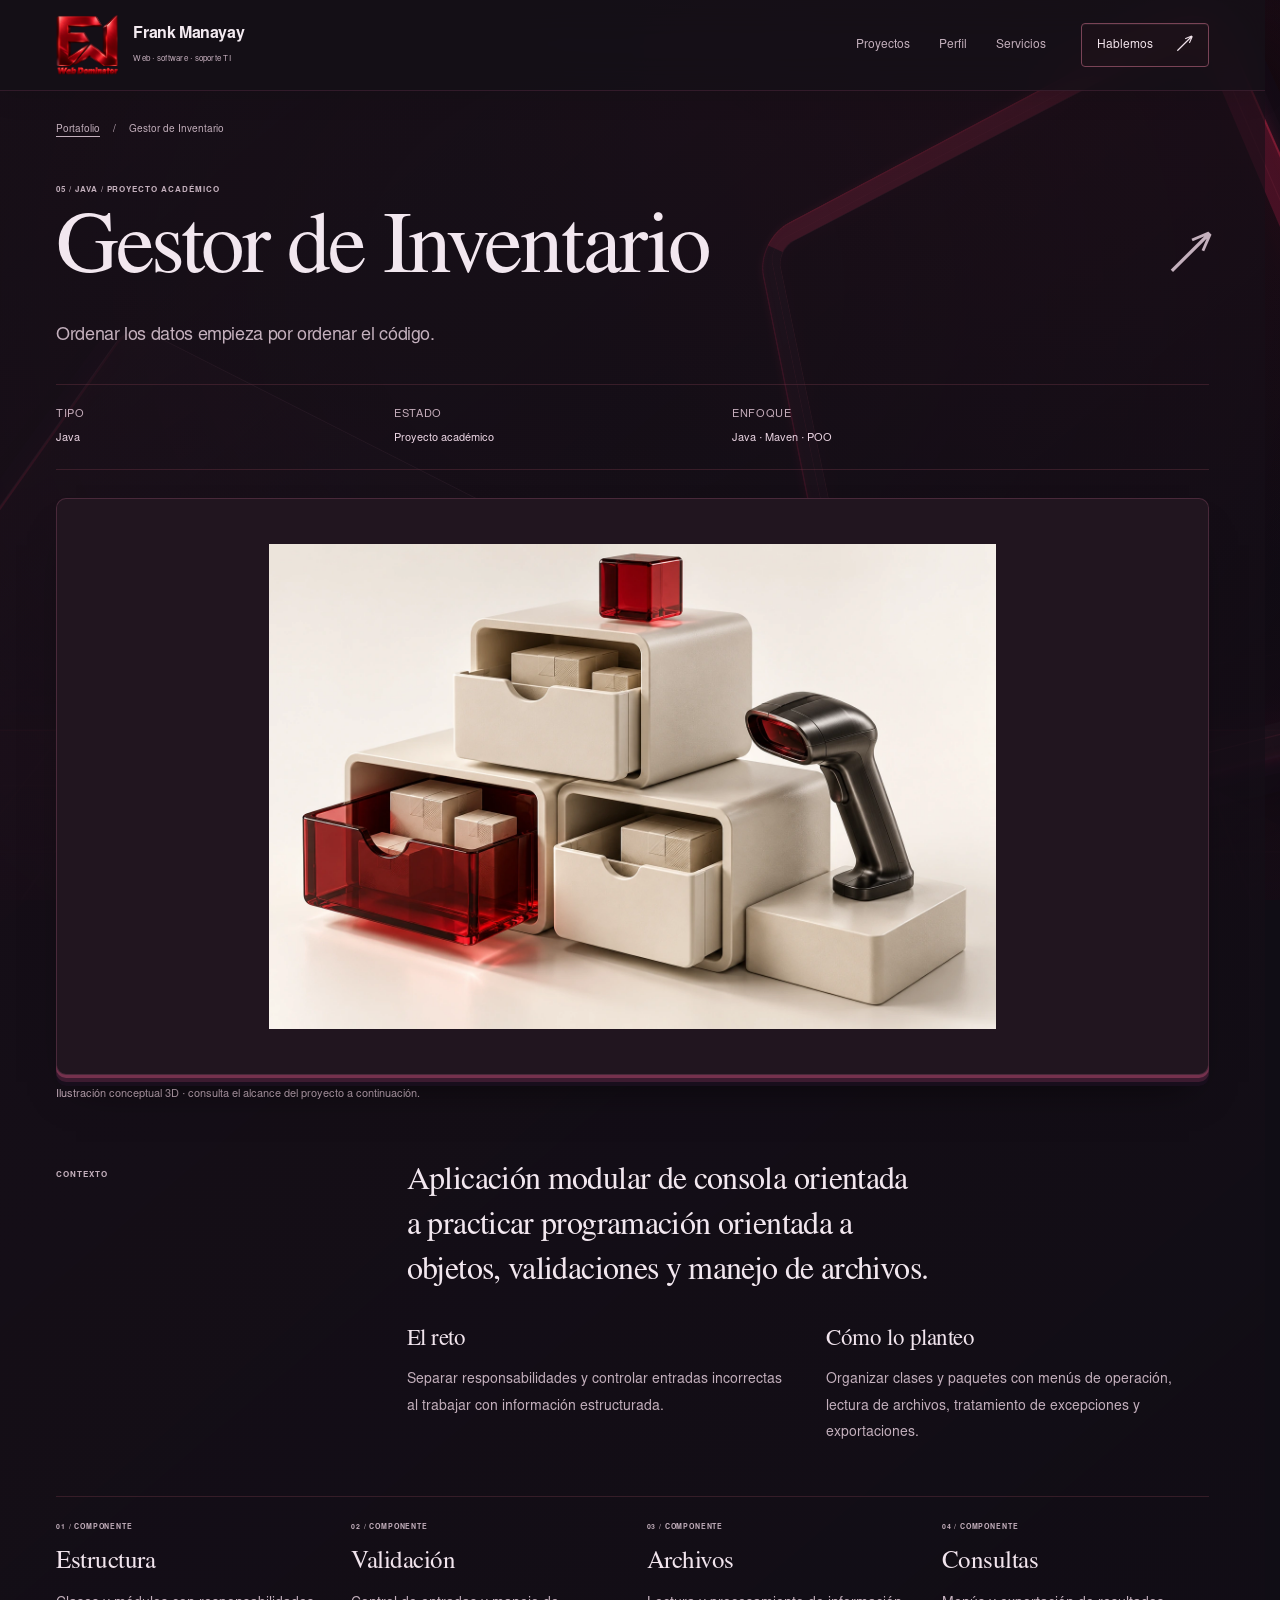
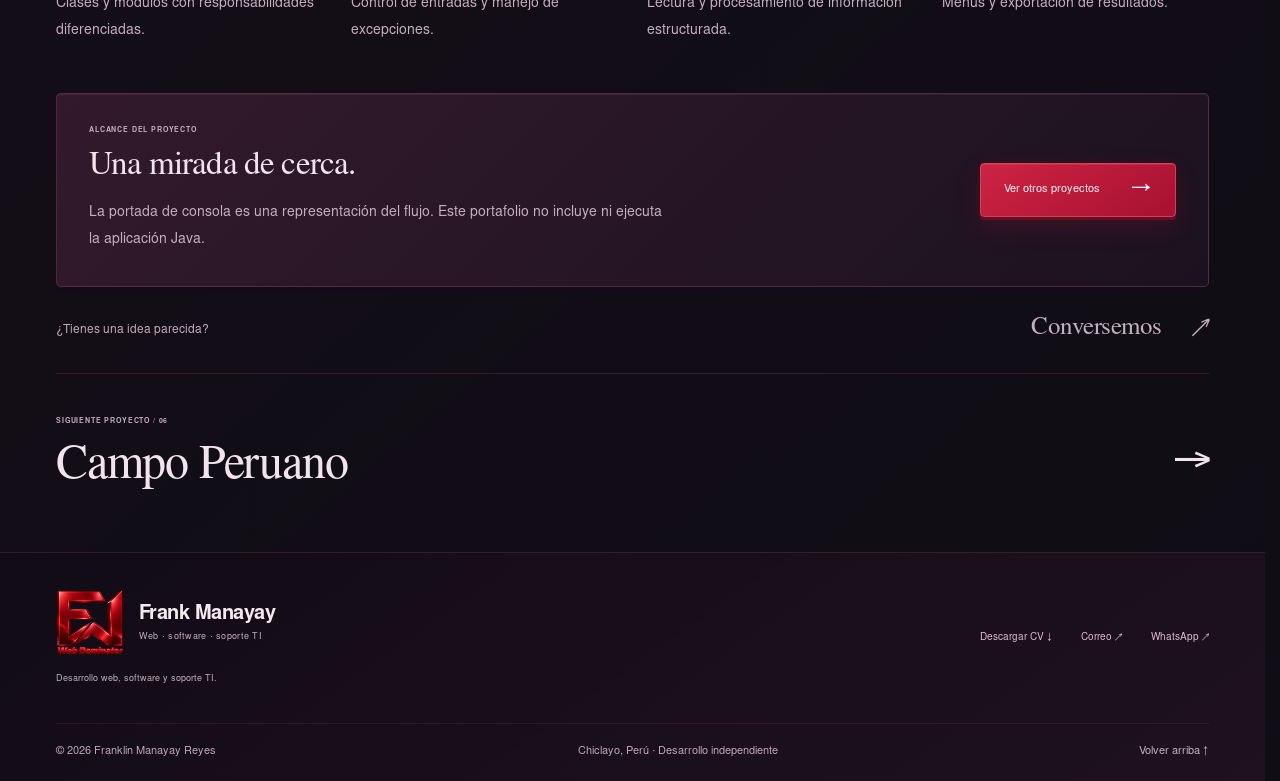
<file: proyectos/inventario.html>
<!doctype html>
<html lang="es"><head><meta charset="utf-8"><meta name="viewport" content="width=device-width,initial-scale=1"><meta name="theme-color" content="#100d15"><title>Gestor de Inventario — Caso de proyecto · Frank Manayay</title><meta name="description" content="Aplicación modular de consola orientada a practicar programación orientada a objetos, validaciones y manejo de archivos."><meta property="og:title" content="Gestor de Inventario — Caso de proyecto · Frank Manayay"><meta property="og:description" content="Aplicación modular de consola orientada a practicar programación orientada a objetos, validaciones y manejo de archivos."><meta property="og:type" content="website"><link rel="icon" href="../assets/logo-web-dominator-3d-favicon.png" type="image/png"><link rel="preload" href="../assets/fonts/FW-Sans-Regular.woff" as="font" type="font/woff" crossorigin><link rel="preload" href="../assets/fonts/FW-Sans-Bold.woff" as="font" type="font/woff" crossorigin><link rel="stylesheet" href="../css/studio.css?v=dffa0ff3a3"><script src="../js/main.js?v=e3307681f8" defer></script><script src="../js/experience.js?v=0494d7338d" defer></script><link rel="stylesheet" href="../css/elegant.css?v=f6a8fddf49"><link rel="stylesheet" href="../css/red-3d.css?v=a7109c1390"><link rel="stylesheet" href="../css/neon-environment.css?v=f4d397d8a7"></head><body class="personal-light neon-environment"><div class="ambient-world" aria-hidden="true" inert=""><div class="ambient-camera"><div class="ambient-arch"></div><div class="ambient-slab"></div><div class="ambient-floor"></div></div></div><a class="skip-link" href="#contenido">Saltar al contenido</a><div class="reading-progress" aria-hidden="true"></div><header class="site-header" id="cabecera"><div class="shell header-inner"><a class="brand" href="../index.html#inicio" aria-label="Frank Manayay — Web Dominator — inicio"><span class="site-logo"><img src="../assets/logo-web-dominator-3d-red.webp" width="1254" height="1254" alt="FW — Web Dominator, logo 3D rojo"></span><span class="brand-label"><strong>Frank Manayay</strong><small>Web · software · soporte TI</small></span></a><nav class="desktop-nav" aria-label="Navegación principal"><a href="../index.html#proyectos">Proyectos</a><a href="../index.html#perfil">Perfil</a><a href="../index.html#servicios">Servicios</a></nav><a class="header-contact" href="../index.html#contacto">Hablemos <span aria-hidden="true">↗</span></a><button id="menuButton" class="menu-button" type="button" aria-label="Abrir menú" aria-controls="mobileNav" aria-expanded="false"><span></span><span></span></button></div><nav id="mobileNav" class="mobile-nav shell" aria-label="Navegación móvil" hidden><a href="../index.html#proyectos">Proyectos <span>01</span></a><a href="../index.html#perfil">Perfil <span>02</span></a><a href="../index.html#servicios">Servicios <span>03</span></a><a href="../cv.html">Currículum <span>04</span></a><a href="../index.html#contacto">Contacto <span>05</span></a></nav></header><main class="case-page" id="contenido"><div class="shell"><nav class="breadcrumb" aria-label="Ruta"><a href="../index.html#proyectos">Portafolio</a><span>/</span><span>Gestor de Inventario</span></nav><div class="case-heading"><span class="kicker">05 / Java / Proyecto académico</span><h1>Gestor de Inventario<span>↗</span></h1><p>Ordenar los datos empieza por ordenar el código.</p></div><div class="case-meta"><div><span>TIPO</span><strong>Java</strong></div><div><span>ESTADO</span><strong>Proyecto académico</strong></div><div><span>ENFOQUE</span><strong>Java · Maven · POO</strong></div></div><div class="case-cover art-case-cover" data-depth-stage data-depth-surface data-depth-strength="2"><img src="../assets/art-3d/inventario.webp" alt="Módulos de inventario con cajones, cajas y un lector de códigos de barras en 3D." width="1536" height="1024" decoding="async" fetchpriority="high"></div><p class="case-art-caption">Ilustración conceptual 3D · consulta el alcance del proyecto a continuación.</p><div class="case-story"><span class="kicker">CONTEXTO</span><div><h2>Aplicación modular de consola orientada a practicar programación orientada a objetos, validaciones y manejo de archivos.</h2><div class="case-columns"><article><h3>El reto</h3><p>Separar responsabilidades y controlar entradas incorrectas al trabajar con información estructurada.</p></article><article><h3>Cómo lo planteo</h3><p>Organizar clases y paquetes con menús de operación, lectura de archivos, tratamiento de excepciones y exportaciones.</p></article></div></div></div><div class="case-features"><article><span class="kicker">01 / COMPONENTE</span><h3>Estructura</h3><p>Clases y módulos con responsabilidades diferenciadas.</p></article><article><span class="kicker">02 / COMPONENTE</span><h3>Validación</h3><p>Control de entradas y manejo de excepciones.</p></article><article><span class="kicker">03 / COMPONENTE</span><h3>Archivos</h3><p>Lectura y procesamiento de información estructurada.</p></article><article><span class="kicker">04 / COMPONENTE</span><h3>Consultas</h3><p>Menús y exportación de resultados.</p></article></div><section class="case-demo"><div><span class="kicker">ALCANCE DEL PROYECTO</span><h2>Una mirada de cerca.</h2><p>La portada de consola es una representación del flujo. Este portafolio no incluye ni ejecuta la aplicación Java.</p></div><a class="button button-dark" href="../index.html#proyectos">Ver otros proyectos <span>→</span></a></section><div class="case-contact"><p>¿Tienes una idea parecida?</p><a href="https://wa.me/51925096515?text=Hola%20Franklin,%20vi%20tu%20proyecto%20inventario%20y%20quisiera%20conversar." target="_blank" rel="noopener noreferrer">Conversemos <span>↗</span></a></div><a class="next-case" href="roblox.html"><span class="kicker">SIGUIENTE PROYECTO / 06</span><strong>Campo Peruano <span>→</span></strong></a></div></main><footer class="site-footer"><div class="shell"><div class="footer-top"><a class="footer-signature" href="../index.html"><span class="footer-brand-line"><span class="site-logo"><img src="../assets/logo-web-dominator-3d-red.webp" width="1254" height="1254" alt="FW — Web Dominator, logo 3D rojo"></span><span class="brand-label"><strong>Frank Manayay</strong><small>Web · software · soporte TI</small></span></span><span class="footer-descriptor">Desarrollo web, software y soporte TI.</span></a><div><a href="../docs/Franklin_Manayay_CV.pdf" download>Descargar CV ↓</a><a href="mailto:frankmanayay5@gmail.com">Correo ↗</a><a href="https://wa.me/51925096515" target="_blank" rel="noopener noreferrer">WhatsApp ↗</a></div></div><div class="footer-bottom"><span>© <span data-year>2026</span> Franklin Manayay Reyes</span><span>Chiclayo, Perú · Desarrollo independiente</span><a href="#contenido">Volver arriba ↑</a></div></div></footer><dialog class="demo-dialog" id="demoDialog" aria-labelledby="demoTitle"><div class="dialog-top"><div><span class="kicker">LABORATORIO / Frank Manayay</span><h2 id="demoTitle">Demo de interfaz</h2></div><button type="button" id="closeDemo" class="close-button" aria-label="Cerrar demostración">×</button></div><p class="demo-disclosure">Demostración local con datos de ejemplo. Los cambios se reinician al cerrar.</p><div id="demoContent"></div></dialog><div class="toast" role="status" aria-live="polite" id="toast" hidden></div></body></html>
</file>
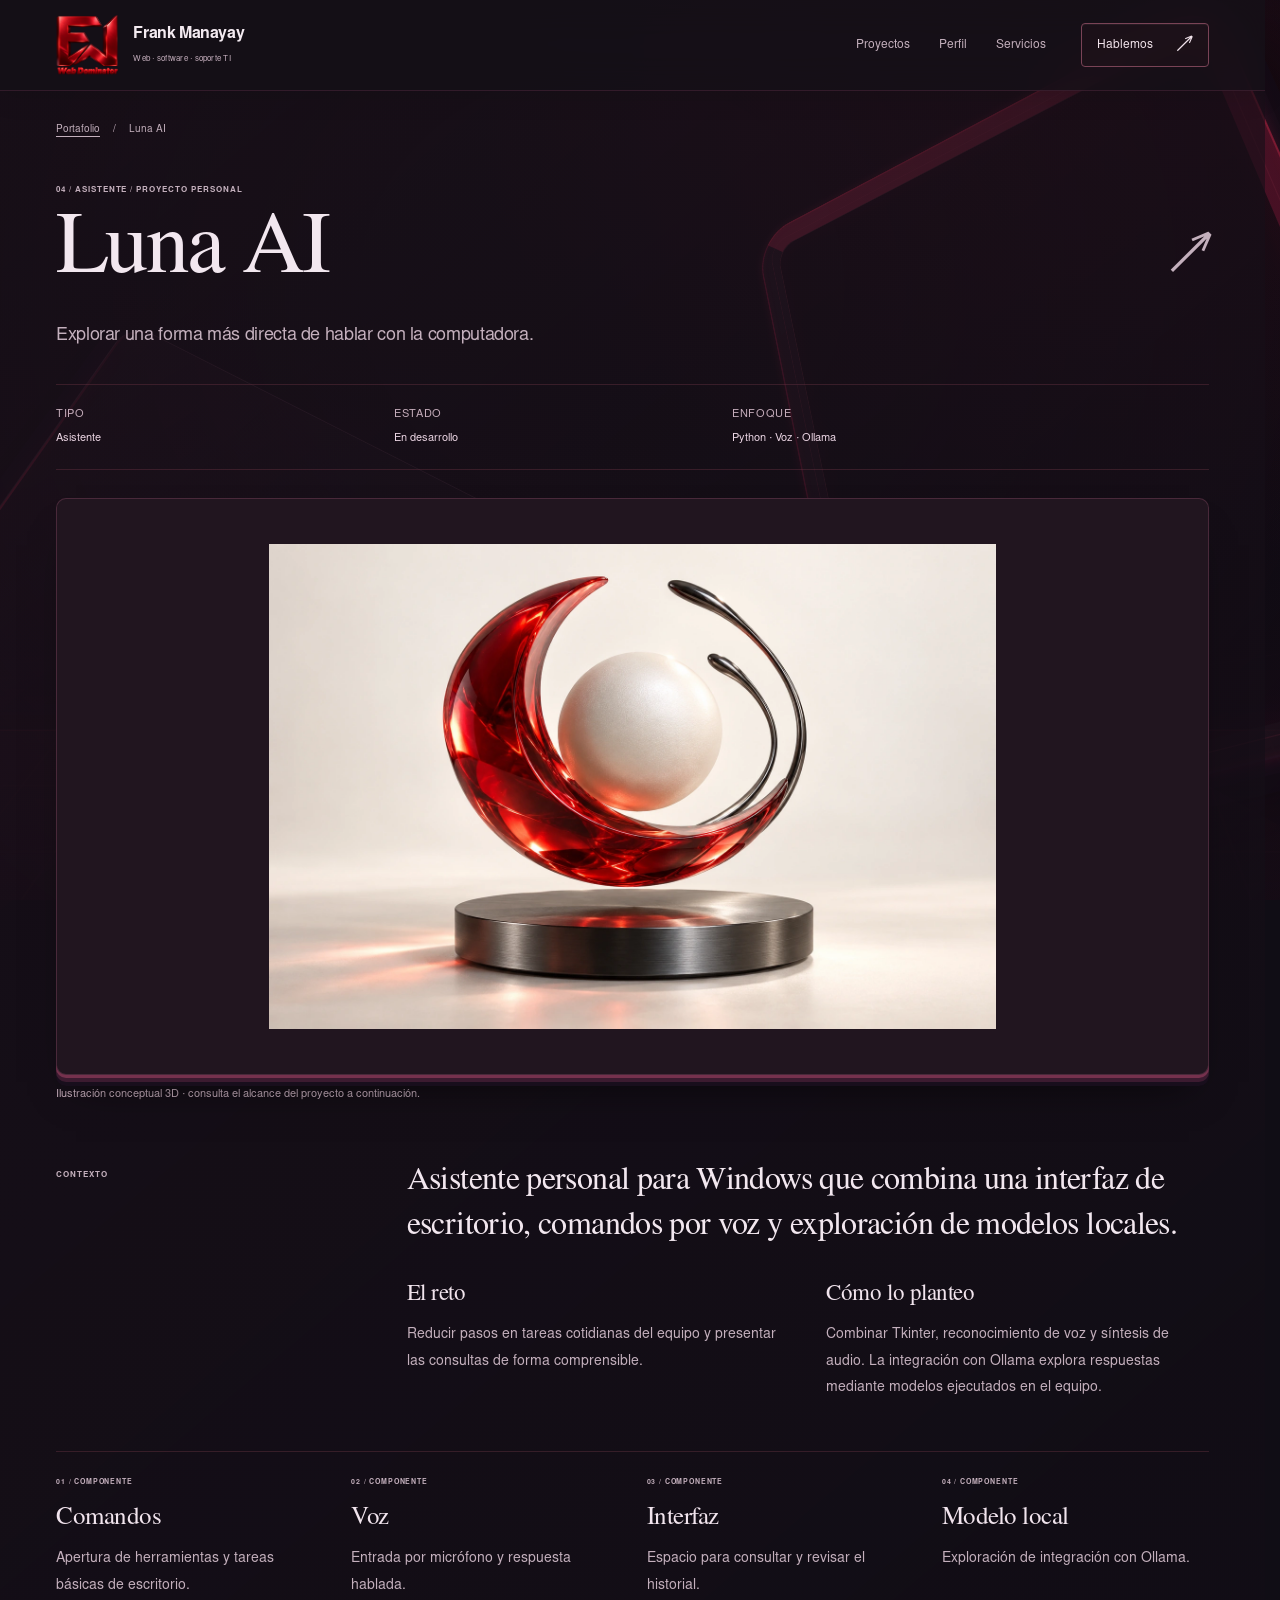
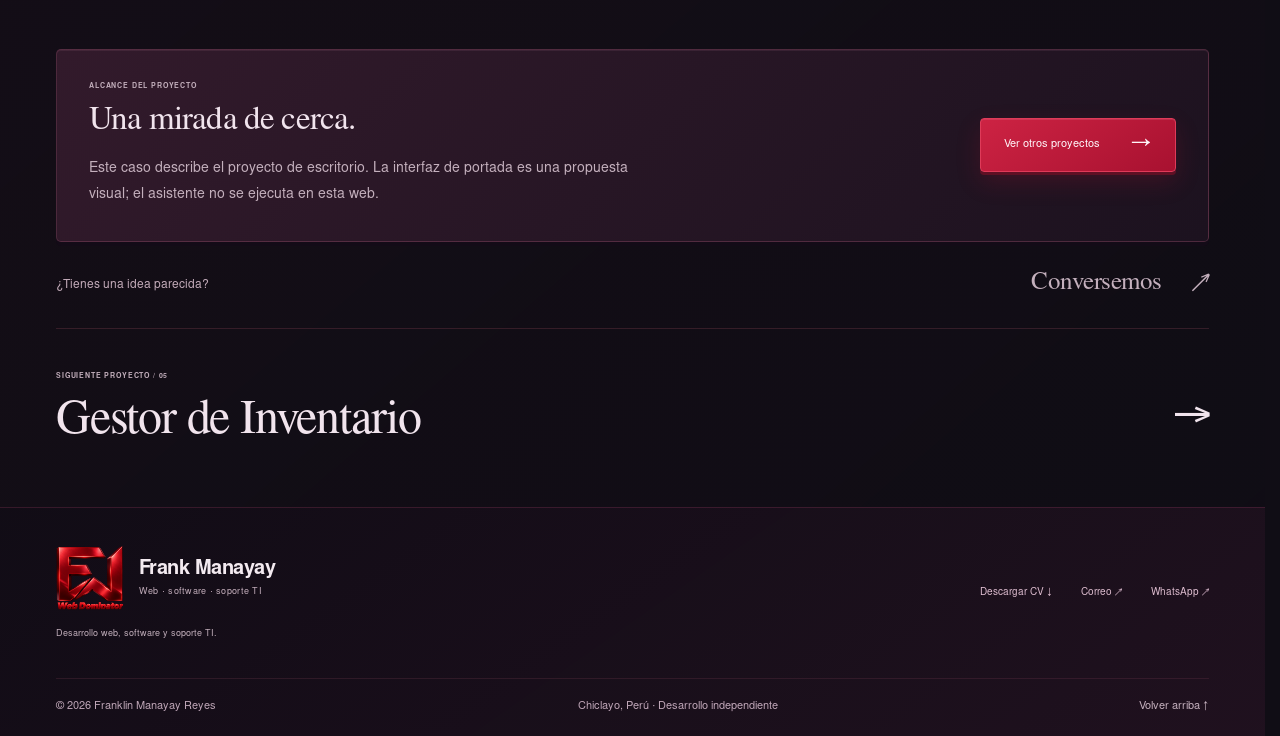
<file: proyectos/luna-ai.html>
<!doctype html>
<html lang="es"><head><meta charset="utf-8"><meta name="viewport" content="width=device-width,initial-scale=1"><meta name="theme-color" content="#100d15"><title>Luna AI — Caso de proyecto · Frank Manayay</title><meta name="description" content="Asistente personal para Windows que combina una interfaz de escritorio, comandos por voz y exploración de modelos locales."><meta property="og:title" content="Luna AI — Caso de proyecto · Frank Manayay"><meta property="og:description" content="Asistente personal para Windows que combina una interfaz de escritorio, comandos por voz y exploración de modelos locales."><meta property="og:type" content="website"><link rel="icon" href="../assets/logo-web-dominator-3d-favicon.png" type="image/png"><link rel="preload" href="../assets/fonts/FW-Sans-Regular.woff" as="font" type="font/woff" crossorigin><link rel="preload" href="../assets/fonts/FW-Sans-Bold.woff" as="font" type="font/woff" crossorigin><link rel="stylesheet" href="../css/studio.css?v=dffa0ff3a3"><script src="../js/main.js?v=e3307681f8" defer></script><script src="../js/experience.js?v=0494d7338d" defer></script><link rel="stylesheet" href="../css/elegant.css?v=f6a8fddf49"><link rel="stylesheet" href="../css/red-3d.css?v=a7109c1390"><link rel="stylesheet" href="../css/neon-environment.css?v=f4d397d8a7"></head><body class="personal-light neon-environment"><div class="ambient-world" aria-hidden="true" inert=""><div class="ambient-camera"><div class="ambient-arch"></div><div class="ambient-slab"></div><div class="ambient-floor"></div></div></div><a class="skip-link" href="#contenido">Saltar al contenido</a><div class="reading-progress" aria-hidden="true"></div><header class="site-header" id="cabecera"><div class="shell header-inner"><a class="brand" href="../index.html#inicio" aria-label="Frank Manayay — Web Dominator — inicio"><span class="site-logo"><img src="../assets/logo-web-dominator-3d-red.webp" width="1254" height="1254" alt="FW — Web Dominator, logo 3D rojo"></span><span class="brand-label"><strong>Frank Manayay</strong><small>Web · software · soporte TI</small></span></a><nav class="desktop-nav" aria-label="Navegación principal"><a href="../index.html#proyectos">Proyectos</a><a href="../index.html#perfil">Perfil</a><a href="../index.html#servicios">Servicios</a></nav><a class="header-contact" href="../index.html#contacto">Hablemos <span aria-hidden="true">↗</span></a><button id="menuButton" class="menu-button" type="button" aria-label="Abrir menú" aria-controls="mobileNav" aria-expanded="false"><span></span><span></span></button></div><nav id="mobileNav" class="mobile-nav shell" aria-label="Navegación móvil" hidden><a href="../index.html#proyectos">Proyectos <span>01</span></a><a href="../index.html#perfil">Perfil <span>02</span></a><a href="../index.html#servicios">Servicios <span>03</span></a><a href="../cv.html">Currículum <span>04</span></a><a href="../index.html#contacto">Contacto <span>05</span></a></nav></header><main class="case-page" id="contenido"><div class="shell"><nav class="breadcrumb" aria-label="Ruta"><a href="../index.html#proyectos">Portafolio</a><span>/</span><span>Luna AI</span></nav><div class="case-heading"><span class="kicker">04 / Asistente / Proyecto personal</span><h1>Luna AI<span>↗</span></h1><p>Explorar una forma más directa de hablar con la computadora.</p></div><div class="case-meta"><div><span>TIPO</span><strong>Asistente</strong></div><div><span>ESTADO</span><strong>En desarrollo</strong></div><div><span>ENFOQUE</span><strong>Python · Voz · Ollama</strong></div></div><div class="case-cover art-case-cover" data-depth-stage data-depth-surface data-depth-strength="2"><img src="../assets/art-3d/luna-ai.webp" alt="Luna de vidrio rojo alrededor de una esfera de cerámica sobre una base metálica, en 3D." width="1536" height="1024" decoding="async" fetchpriority="high"></div><p class="case-art-caption">Ilustración conceptual 3D · consulta el alcance del proyecto a continuación.</p><div class="case-story"><span class="kicker">CONTEXTO</span><div><h2>Asistente personal para Windows que combina una interfaz de escritorio, comandos por voz y exploración de modelos locales.</h2><div class="case-columns"><article><h3>El reto</h3><p>Reducir pasos en tareas cotidianas del equipo y presentar las consultas de forma comprensible.</p></article><article><h3>Cómo lo planteo</h3><p>Combinar Tkinter, reconocimiento de voz y síntesis de audio. La integración con Ollama explora respuestas mediante modelos ejecutados en el equipo.</p></article></div></div></div><div class="case-features"><article><span class="kicker">01 / COMPONENTE</span><h3>Comandos</h3><p>Apertura de herramientas y tareas básicas de escritorio.</p></article><article><span class="kicker">02 / COMPONENTE</span><h3>Voz</h3><p>Entrada por micrófono y respuesta hablada.</p></article><article><span class="kicker">03 / COMPONENTE</span><h3>Interfaz</h3><p>Espacio para consultar y revisar el historial.</p></article><article><span class="kicker">04 / COMPONENTE</span><h3>Modelo local</h3><p>Exploración de integración con Ollama.</p></article></div><section class="case-demo"><div><span class="kicker">ALCANCE DEL PROYECTO</span><h2>Una mirada de cerca.</h2><p>Este caso describe el proyecto de escritorio. La interfaz de portada es una propuesta visual; el asistente no se ejecuta en esta web.</p></div><a class="button button-dark" href="../index.html#proyectos">Ver otros proyectos <span>→</span></a></section><div class="case-contact"><p>¿Tienes una idea parecida?</p><a href="https://wa.me/51925096515?text=Hola%20Franklin,%20vi%20tu%20proyecto%20luna-ai%20y%20quisiera%20conversar." target="_blank" rel="noopener noreferrer">Conversemos <span>↗</span></a></div><a class="next-case" href="inventario.html"><span class="kicker">SIGUIENTE PROYECTO / 05</span><strong>Gestor de Inventario <span>→</span></strong></a></div></main><footer class="site-footer"><div class="shell"><div class="footer-top"><a class="footer-signature" href="../index.html"><span class="footer-brand-line"><span class="site-logo"><img src="../assets/logo-web-dominator-3d-red.webp" width="1254" height="1254" alt="FW — Web Dominator, logo 3D rojo"></span><span class="brand-label"><strong>Frank Manayay</strong><small>Web · software · soporte TI</small></span></span><span class="footer-descriptor">Desarrollo web, software y soporte TI.</span></a><div><a href="../docs/Franklin_Manayay_CV.pdf" download>Descargar CV ↓</a><a href="mailto:frankmanayay5@gmail.com">Correo ↗</a><a href="https://wa.me/51925096515" target="_blank" rel="noopener noreferrer">WhatsApp ↗</a></div></div><div class="footer-bottom"><span>© <span data-year>2026</span> Franklin Manayay Reyes</span><span>Chiclayo, Perú · Desarrollo independiente</span><a href="#contenido">Volver arriba ↑</a></div></div></footer><dialog class="demo-dialog" id="demoDialog" aria-labelledby="demoTitle"><div class="dialog-top"><div><span class="kicker">LABORATORIO / Frank Manayay</span><h2 id="demoTitle">Demo de interfaz</h2></div><button type="button" id="closeDemo" class="close-button" aria-label="Cerrar demostración">×</button></div><p class="demo-disclosure">Demostración local con datos de ejemplo. Los cambios se reinician al cerrar.</p><div id="demoContent"></div></dialog><div class="toast" role="status" aria-live="polite" id="toast" hidden></div></body></html>
</file>
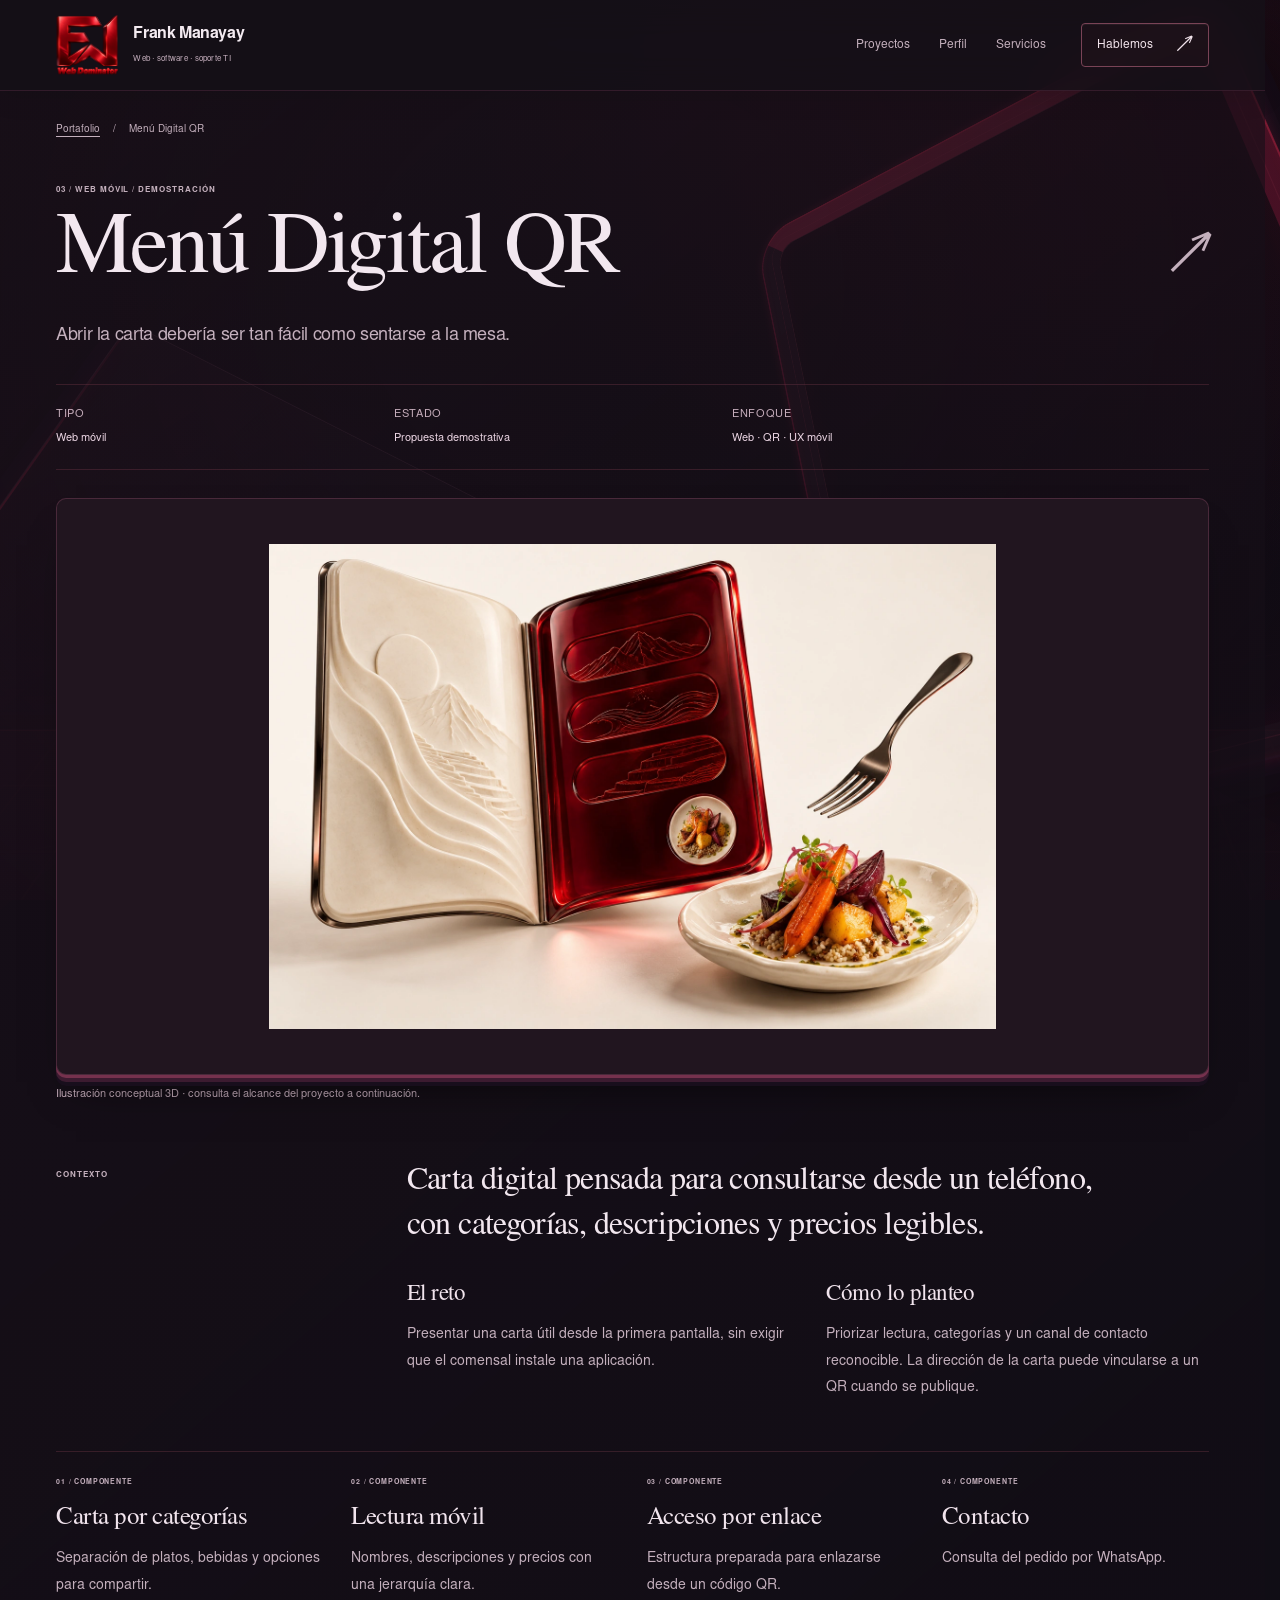
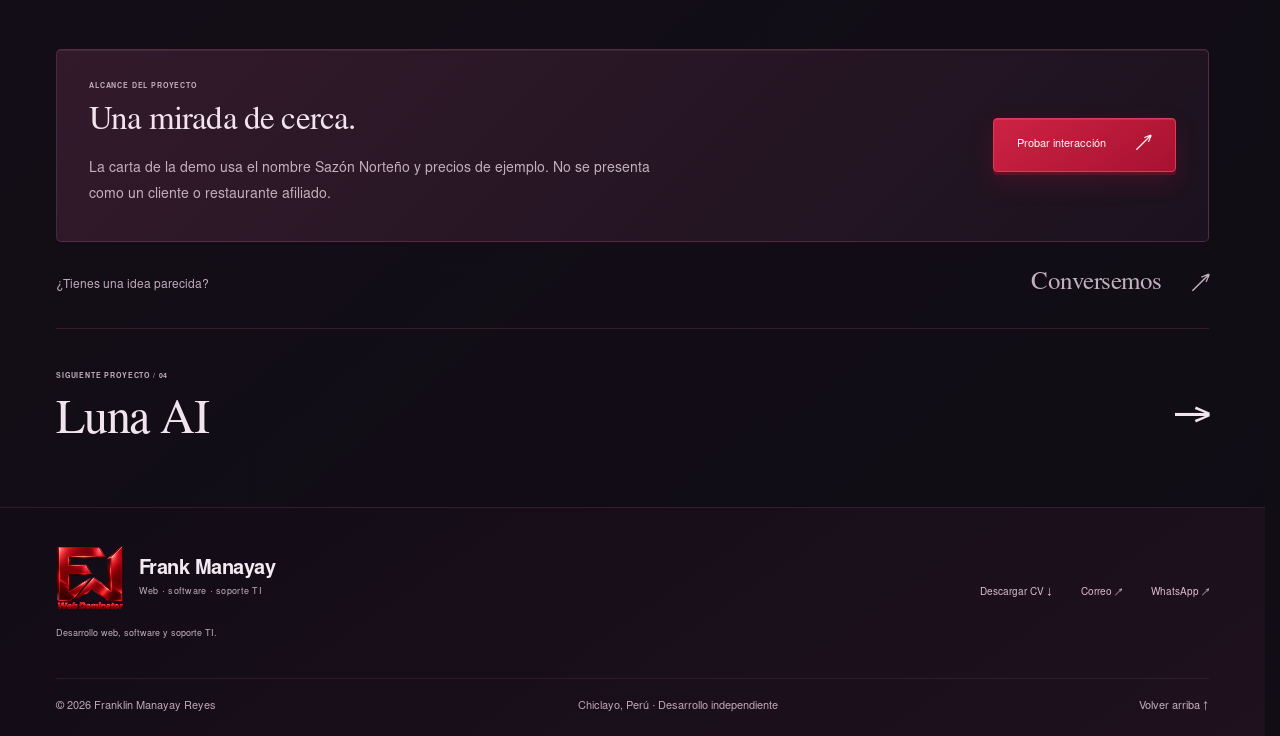
<file: proyectos/menu-digital.html>
<!doctype html>
<html lang="es"><head><meta charset="utf-8"><meta name="viewport" content="width=device-width,initial-scale=1"><meta name="theme-color" content="#100d15"><title>Menú Digital QR — Caso de proyecto · Frank Manayay</title><meta name="description" content="Carta digital pensada para consultarse desde un teléfono, con categorías, descripciones y precios legibles."><meta property="og:title" content="Menú Digital QR — Caso de proyecto · Frank Manayay"><meta property="og:description" content="Carta digital pensada para consultarse desde un teléfono, con categorías, descripciones y precios legibles."><meta property="og:type" content="website"><link rel="icon" href="../assets/logo-web-dominator-3d-favicon.png" type="image/png"><link rel="preload" href="../assets/fonts/FW-Sans-Regular.woff" as="font" type="font/woff" crossorigin><link rel="preload" href="../assets/fonts/FW-Sans-Bold.woff" as="font" type="font/woff" crossorigin><link rel="stylesheet" href="../css/studio.css?v=dffa0ff3a3"><script src="../js/main.js?v=e3307681f8" defer></script><script src="../js/experience.js?v=0494d7338d" defer></script><link rel="stylesheet" href="../css/elegant.css?v=f6a8fddf49"><link rel="stylesheet" href="../css/red-3d.css?v=a7109c1390"><link rel="stylesheet" href="../css/neon-environment.css?v=f4d397d8a7"></head><body class="personal-light neon-environment"><div class="ambient-world" aria-hidden="true" inert=""><div class="ambient-camera"><div class="ambient-arch"></div><div class="ambient-slab"></div><div class="ambient-floor"></div></div></div><a class="skip-link" href="#contenido">Saltar al contenido</a><div class="reading-progress" aria-hidden="true"></div><header class="site-header" id="cabecera"><div class="shell header-inner"><a class="brand" href="../index.html#inicio" aria-label="Frank Manayay — Web Dominator — inicio"><span class="site-logo"><img src="../assets/logo-web-dominator-3d-red.webp" width="1254" height="1254" alt="FW — Web Dominator, logo 3D rojo"></span><span class="brand-label"><strong>Frank Manayay</strong><small>Web · software · soporte TI</small></span></a><nav class="desktop-nav" aria-label="Navegación principal"><a href="../index.html#proyectos">Proyectos</a><a href="../index.html#perfil">Perfil</a><a href="../index.html#servicios">Servicios</a></nav><a class="header-contact" href="../index.html#contacto">Hablemos <span aria-hidden="true">↗</span></a><button id="menuButton" class="menu-button" type="button" aria-label="Abrir menú" aria-controls="mobileNav" aria-expanded="false"><span></span><span></span></button></div><nav id="mobileNav" class="mobile-nav shell" aria-label="Navegación móvil" hidden><a href="../index.html#proyectos">Proyectos <span>01</span></a><a href="../index.html#perfil">Perfil <span>02</span></a><a href="../index.html#servicios">Servicios <span>03</span></a><a href="../cv.html">Currículum <span>04</span></a><a href="../index.html#contacto">Contacto <span>05</span></a></nav></header><main class="case-page" id="contenido"><div class="shell"><nav class="breadcrumb" aria-label="Ruta"><a href="../index.html#proyectos">Portafolio</a><span>/</span><span>Menú Digital QR</span></nav><div class="case-heading"><span class="kicker">03 / Web móvil / Demostración</span><h1>Menú Digital QR<span>↗</span></h1><p>Abrir la carta debería ser tan fácil como sentarse a la mesa.</p></div><div class="case-meta"><div><span>TIPO</span><strong>Web móvil</strong></div><div><span>ESTADO</span><strong>Propuesta demostrativa</strong></div><div><span>ENFOQUE</span><strong>Web · QR · UX móvil</strong></div></div><div class="case-cover art-case-cover" data-depth-stage data-depth-surface data-depth-strength="2"><img src="../assets/art-3d/menu-digital.webp" alt="Carta escultórica de vidrio rojo y cerámica junto a un plato, en 3D." width="1536" height="1024" decoding="async" fetchpriority="high"></div><p class="case-art-caption">Ilustración conceptual 3D · consulta el alcance del proyecto a continuación.</p><div class="case-story"><span class="kicker">CONTEXTO</span><div><h2>Carta digital pensada para consultarse desde un teléfono, con categorías, descripciones y precios legibles.</h2><div class="case-columns"><article><h3>El reto</h3><p>Presentar una carta útil desde la primera pantalla, sin exigir que el comensal instale una aplicación.</p></article><article><h3>Cómo lo planteo</h3><p>Priorizar lectura, categorías y un canal de contacto reconocible. La dirección de la carta puede vincularse a un QR cuando se publique.</p></article></div></div></div><div class="case-features"><article><span class="kicker">01 / COMPONENTE</span><h3>Carta por categorías</h3><p>Separación de platos, bebidas y opciones para compartir.</p></article><article><span class="kicker">02 / COMPONENTE</span><h3>Lectura móvil</h3><p>Nombres, descripciones y precios con una jerarquía clara.</p></article><article><span class="kicker">03 / COMPONENTE</span><h3>Acceso por enlace</h3><p>Estructura preparada para enlazarse desde un código QR.</p></article><article><span class="kicker">04 / COMPONENTE</span><h3>Contacto</h3><p>Consulta del pedido por WhatsApp.</p></article></div><section class="case-demo"><div><span class="kicker">ALCANCE DEL PROYECTO</span><h2>Una mirada de cerca.</h2><p>La carta de la demo usa el nombre Sazón Norteño y precios de ejemplo. No se presenta como un cliente o restaurante afiliado.</p></div><button class="button button-dark" data-demo="menu" type="button">Probar interacción <span>↗</span></button></section><div class="case-contact"><p>¿Tienes una idea parecida?</p><a href="https://wa.me/51925096515?text=Hola%20Franklin,%20vi%20tu%20proyecto%20menu-digital%20y%20quisiera%20conversar." target="_blank" rel="noopener noreferrer">Conversemos <span>↗</span></a></div><a class="next-case" href="luna-ai.html"><span class="kicker">SIGUIENTE PROYECTO / 04</span><strong>Luna AI <span>→</span></strong></a></div></main><footer class="site-footer"><div class="shell"><div class="footer-top"><a class="footer-signature" href="../index.html"><span class="footer-brand-line"><span class="site-logo"><img src="../assets/logo-web-dominator-3d-red.webp" width="1254" height="1254" alt="FW — Web Dominator, logo 3D rojo"></span><span class="brand-label"><strong>Frank Manayay</strong><small>Web · software · soporte TI</small></span></span><span class="footer-descriptor">Desarrollo web, software y soporte TI.</span></a><div><a href="../docs/Franklin_Manayay_CV.pdf" download>Descargar CV ↓</a><a href="mailto:frankmanayay5@gmail.com">Correo ↗</a><a href="https://wa.me/51925096515" target="_blank" rel="noopener noreferrer">WhatsApp ↗</a></div></div><div class="footer-bottom"><span>© <span data-year>2026</span> Franklin Manayay Reyes</span><span>Chiclayo, Perú · Desarrollo independiente</span><a href="#contenido">Volver arriba ↑</a></div></div></footer><dialog class="demo-dialog" id="demoDialog" aria-labelledby="demoTitle"><div class="dialog-top"><div><span class="kicker">LABORATORIO / Frank Manayay</span><h2 id="demoTitle">Demo de interfaz</h2></div><button type="button" id="closeDemo" class="close-button" aria-label="Cerrar demostración">×</button></div><p class="demo-disclosure">Demostración local con datos de ejemplo. Los cambios se reinician al cerrar.</p><div id="demoContent"></div></dialog><div class="toast" role="status" aria-live="polite" id="toast" hidden></div></body></html>
</file>
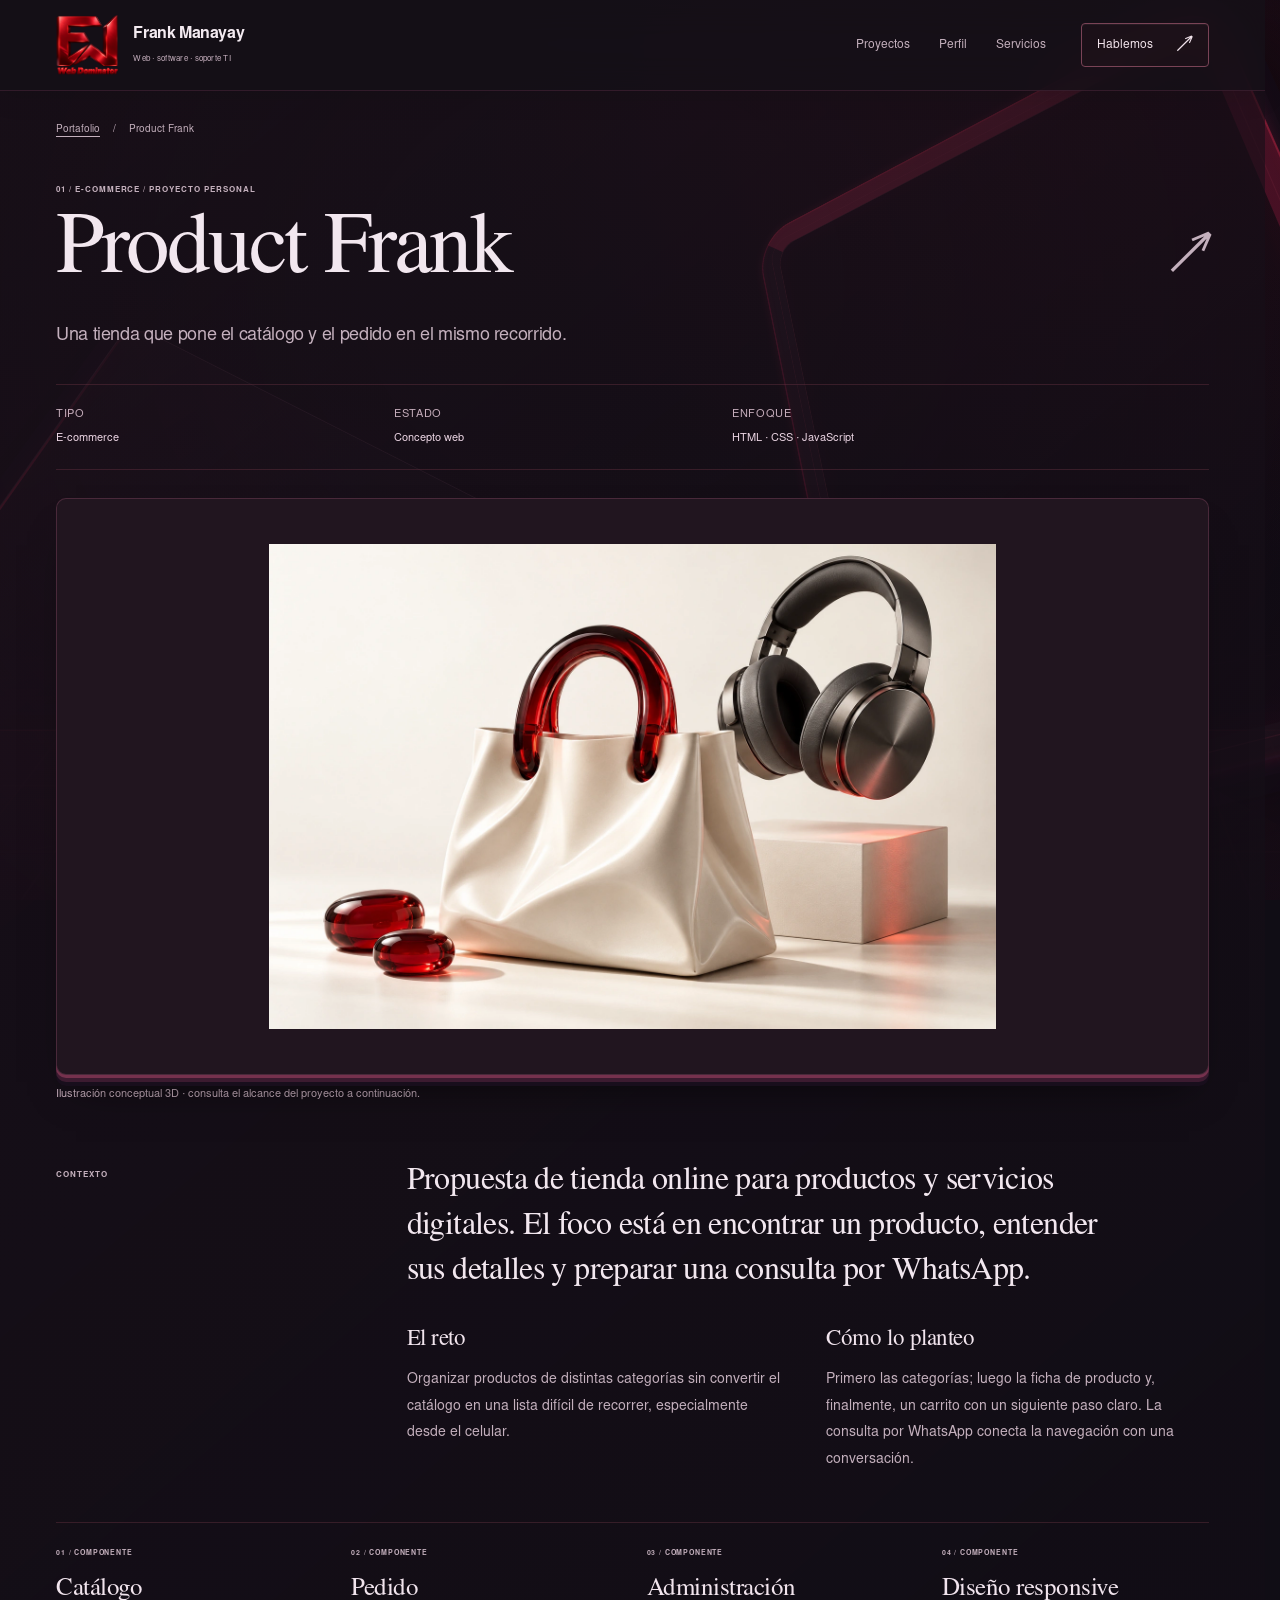
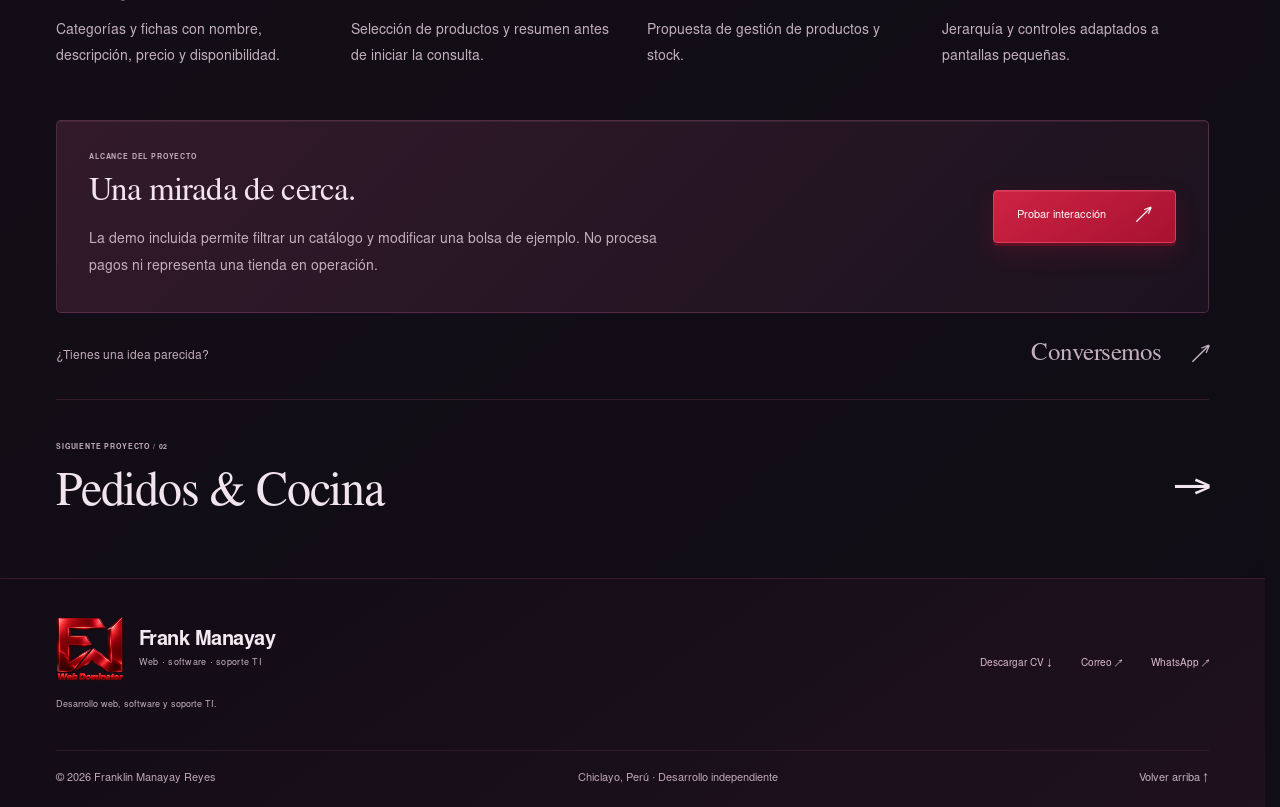
<file: proyectos/product-frank.html>
<!doctype html>
<html lang="es"><head><meta charset="utf-8"><meta name="viewport" content="width=device-width,initial-scale=1"><meta name="theme-color" content="#100d15"><title>Product Frank — Caso de proyecto · Frank Manayay</title><meta name="description" content="Propuesta de tienda online para productos y servicios digitales. El foco está en encontrar un producto, entender sus detalles y preparar una consulta por WhatsApp."><meta property="og:title" content="Product Frank — Caso de proyecto · Frank Manayay"><meta property="og:description" content="Propuesta de tienda online para productos y servicios digitales. El foco está en encontrar un producto, entender sus detalles y preparar una consulta por WhatsApp."><meta property="og:type" content="website"><link rel="icon" href="../assets/logo-web-dominator-3d-favicon.png" type="image/png"><link rel="preload" href="../assets/fonts/FW-Sans-Regular.woff" as="font" type="font/woff" crossorigin><link rel="preload" href="../assets/fonts/FW-Sans-Bold.woff" as="font" type="font/woff" crossorigin><link rel="stylesheet" href="../css/studio.css?v=dffa0ff3a3"><script src="../js/main.js?v=e3307681f8" defer></script><script src="../js/experience.js?v=0494d7338d" defer></script><link rel="stylesheet" href="../css/elegant.css?v=f6a8fddf49"><link rel="stylesheet" href="../css/red-3d.css?v=a7109c1390"><link rel="stylesheet" href="../css/neon-environment.css?v=f4d397d8a7"></head><body class="personal-light neon-environment"><div class="ambient-world" aria-hidden="true" inert=""><div class="ambient-camera"><div class="ambient-arch"></div><div class="ambient-slab"></div><div class="ambient-floor"></div></div></div><a class="skip-link" href="#contenido">Saltar al contenido</a><div class="reading-progress" aria-hidden="true"></div><header class="site-header" id="cabecera"><div class="shell header-inner"><a class="brand" href="../index.html#inicio" aria-label="Frank Manayay — Web Dominator — inicio"><span class="site-logo"><img src="../assets/logo-web-dominator-3d-red.webp" width="1254" height="1254" alt="FW — Web Dominator, logo 3D rojo"></span><span class="brand-label"><strong>Frank Manayay</strong><small>Web · software · soporte TI</small></span></a><nav class="desktop-nav" aria-label="Navegación principal"><a href="../index.html#proyectos">Proyectos</a><a href="../index.html#perfil">Perfil</a><a href="../index.html#servicios">Servicios</a></nav><a class="header-contact" href="../index.html#contacto">Hablemos <span aria-hidden="true">↗</span></a><button id="menuButton" class="menu-button" type="button" aria-label="Abrir menú" aria-controls="mobileNav" aria-expanded="false"><span></span><span></span></button></div><nav id="mobileNav" class="mobile-nav shell" aria-label="Navegación móvil" hidden><a href="../index.html#proyectos">Proyectos <span>01</span></a><a href="../index.html#perfil">Perfil <span>02</span></a><a href="../index.html#servicios">Servicios <span>03</span></a><a href="../cv.html">Currículum <span>04</span></a><a href="../index.html#contacto">Contacto <span>05</span></a></nav></header><main class="case-page" id="contenido"><div class="shell"><nav class="breadcrumb" aria-label="Ruta"><a href="../index.html#proyectos">Portafolio</a><span>/</span><span>Product Frank</span></nav><div class="case-heading"><span class="kicker">01 / E-commerce / Proyecto personal</span><h1>Product Frank<span>↗</span></h1><p>Una tienda que pone el catálogo y el pedido en el mismo recorrido.</p></div><div class="case-meta"><div><span>TIPO</span><strong>E-commerce</strong></div><div><span>ESTADO</span><strong>Concepto web</strong></div><div><span>ENFOQUE</span><strong>HTML · CSS · JavaScript</strong></div></div><div class="case-cover art-case-cover" data-depth-stage data-depth-surface data-depth-strength="2"><img src="../assets/art-3d/product-frank.webp" alt="Bolsa marfil con asas de vidrio rojo y auriculares metálicos en una escena 3D." width="1536" height="1024" decoding="async" fetchpriority="high"></div><p class="case-art-caption">Ilustración conceptual 3D · consulta el alcance del proyecto a continuación.</p><div class="case-story"><span class="kicker">CONTEXTO</span><div><h2>Propuesta de tienda online para productos y servicios digitales. El foco está en encontrar un producto, entender sus detalles y preparar una consulta por WhatsApp.</h2><div class="case-columns"><article><h3>El reto</h3><p>Organizar productos de distintas categorías sin convertir el catálogo en una lista difícil de recorrer, especialmente desde el celular.</p></article><article><h3>Cómo lo planteo</h3><p>Primero las categorías; luego la ficha de producto y, finalmente, un carrito con un siguiente paso claro. La consulta por WhatsApp conecta la navegación con una conversación.</p></article></div></div></div><div class="case-features"><article><span class="kicker">01 / COMPONENTE</span><h3>Catálogo</h3><p>Categorías y fichas con nombre, descripción, precio y disponibilidad.</p></article><article><span class="kicker">02 / COMPONENTE</span><h3>Pedido</h3><p>Selección de productos y resumen antes de iniciar la consulta.</p></article><article><span class="kicker">03 / COMPONENTE</span><h3>Administración</h3><p>Propuesta de gestión de productos y stock.</p></article><article><span class="kicker">04 / COMPONENTE</span><h3>Diseño responsive</h3><p>Jerarquía y controles adaptados a pantallas pequeñas.</p></article></div><section class="case-demo"><div><span class="kicker">ALCANCE DEL PROYECTO</span><h2>Una mirada de cerca.</h2><p>La demo incluida permite filtrar un catálogo y modificar una bolsa de ejemplo. No procesa pagos ni representa una tienda en operación.</p></div><button class="button button-dark" data-demo="shop" type="button">Probar interacción <span>↗</span></button></section><div class="case-contact"><p>¿Tienes una idea parecida?</p><a href="https://wa.me/51925096515?text=Hola%20Franklin,%20vi%20tu%20proyecto%20product-frank%20y%20quisiera%20conversar." target="_blank" rel="noopener noreferrer">Conversemos <span>↗</span></a></div><a class="next-case" href="restaurant.html"><span class="kicker">SIGUIENTE PROYECTO / 02</span><strong>Pedidos &amp; Cocina <span>→</span></strong></a></div></main><footer class="site-footer"><div class="shell"><div class="footer-top"><a class="footer-signature" href="../index.html"><span class="footer-brand-line"><span class="site-logo"><img src="../assets/logo-web-dominator-3d-red.webp" width="1254" height="1254" alt="FW — Web Dominator, logo 3D rojo"></span><span class="brand-label"><strong>Frank Manayay</strong><small>Web · software · soporte TI</small></span></span><span class="footer-descriptor">Desarrollo web, software y soporte TI.</span></a><div><a href="../docs/Franklin_Manayay_CV.pdf" download>Descargar CV ↓</a><a href="mailto:frankmanayay5@gmail.com">Correo ↗</a><a href="https://wa.me/51925096515" target="_blank" rel="noopener noreferrer">WhatsApp ↗</a></div></div><div class="footer-bottom"><span>© <span data-year>2026</span> Franklin Manayay Reyes</span><span>Chiclayo, Perú · Desarrollo independiente</span><a href="#contenido">Volver arriba ↑</a></div></div></footer><dialog class="demo-dialog" id="demoDialog" aria-labelledby="demoTitle"><div class="dialog-top"><div><span class="kicker">LABORATORIO / Frank Manayay</span><h2 id="demoTitle">Demo de interfaz</h2></div><button type="button" id="closeDemo" class="close-button" aria-label="Cerrar demostración">×</button></div><p class="demo-disclosure">Demostración local con datos de ejemplo. Los cambios se reinician al cerrar.</p><div id="demoContent"></div></dialog><div class="toast" role="status" aria-live="polite" id="toast" hidden></div></body></html>
</file>
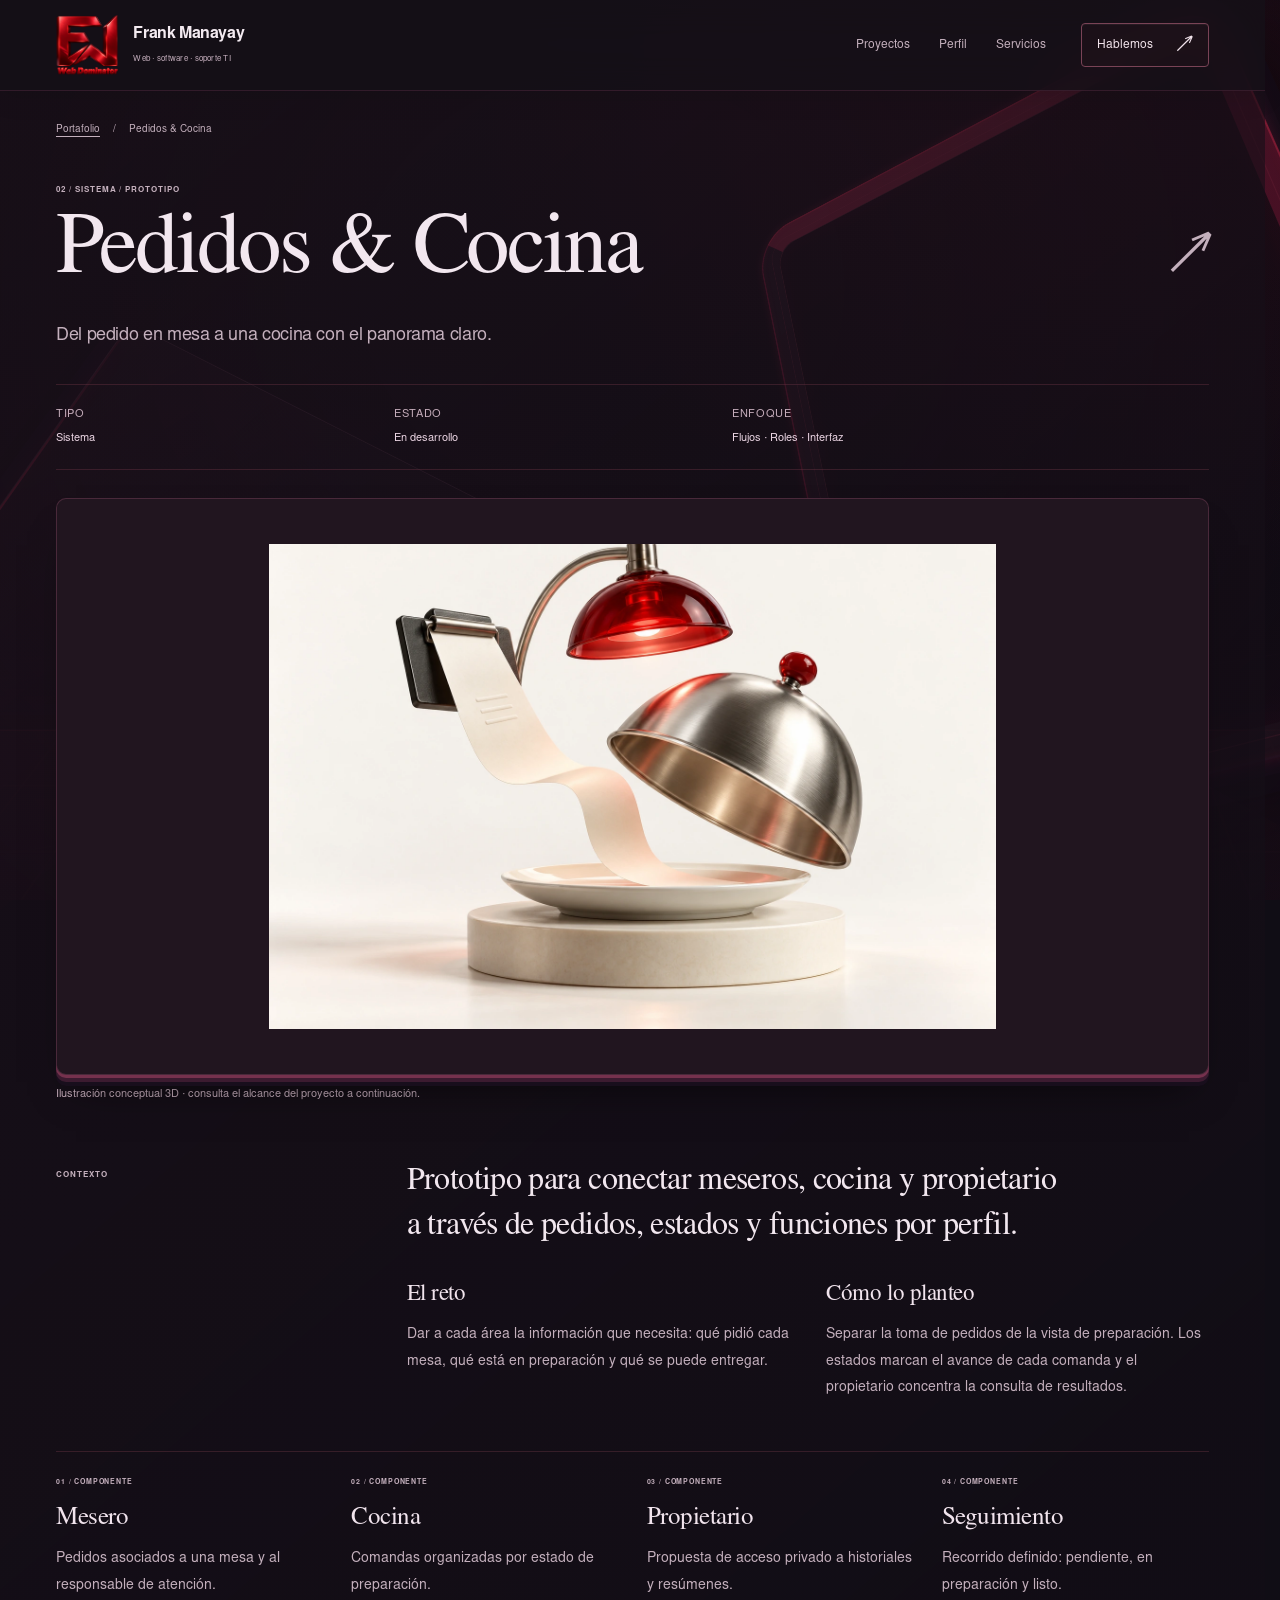
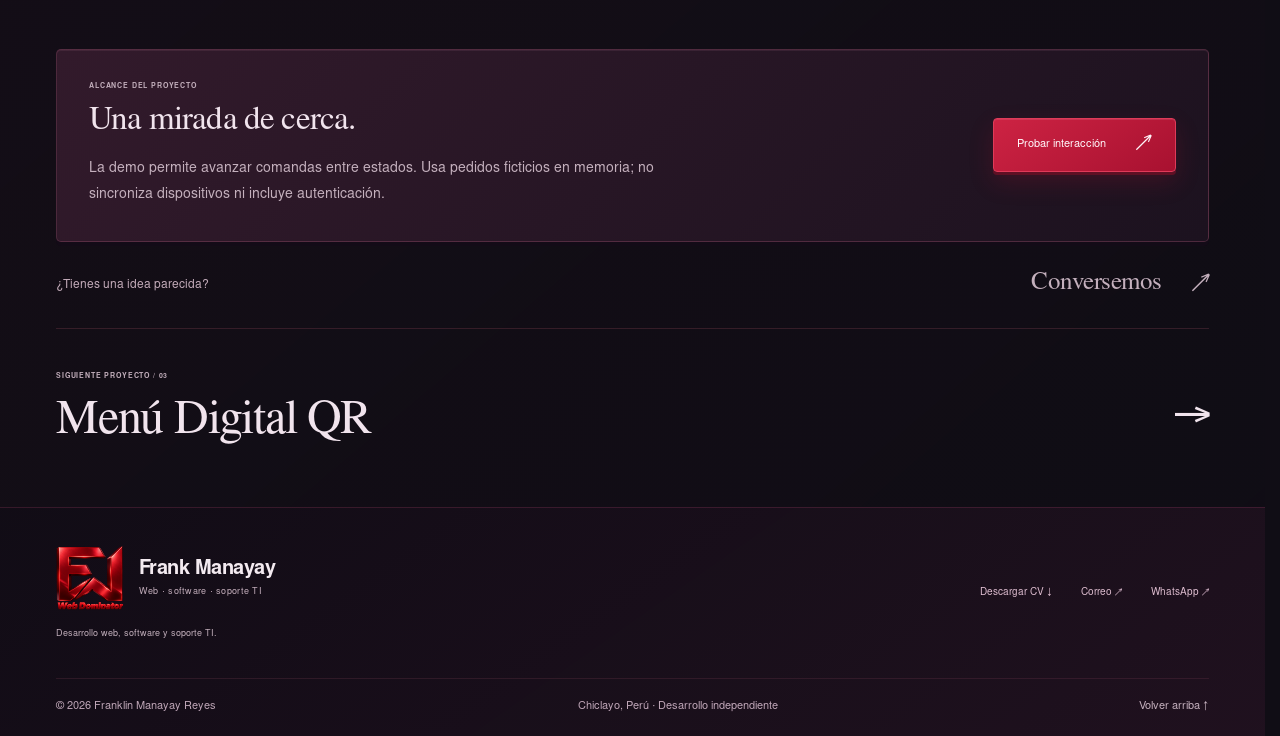
<file: proyectos/restaurant.html>
<!doctype html>
<html lang="es"><head><meta charset="utf-8"><meta name="viewport" content="width=device-width,initial-scale=1"><meta name="theme-color" content="#100d15"><title>Pedidos &amp; Cocina — Caso de proyecto · Frank Manayay</title><meta name="description" content="Prototipo para conectar meseros, cocina y propietario a través de pedidos, estados y funciones por perfil."><meta property="og:title" content="Pedidos &amp; Cocina — Caso de proyecto · Frank Manayay"><meta property="og:description" content="Prototipo para conectar meseros, cocina y propietario a través de pedidos, estados y funciones por perfil."><meta property="og:type" content="website"><link rel="icon" href="../assets/logo-web-dominator-3d-favicon.png" type="image/png"><link rel="preload" href="../assets/fonts/FW-Sans-Regular.woff" as="font" type="font/woff" crossorigin><link rel="preload" href="../assets/fonts/FW-Sans-Bold.woff" as="font" type="font/woff" crossorigin><link rel="stylesheet" href="../css/studio.css?v=dffa0ff3a3"><script src="../js/main.js?v=e3307681f8" defer></script><script src="../js/experience.js?v=0494d7338d" defer></script><link rel="stylesheet" href="../css/elegant.css?v=f6a8fddf49"><link rel="stylesheet" href="../css/red-3d.css?v=a7109c1390"><link rel="stylesheet" href="../css/neon-environment.css?v=f4d397d8a7"></head><body class="personal-light neon-environment"><div class="ambient-world" aria-hidden="true" inert=""><div class="ambient-camera"><div class="ambient-arch"></div><div class="ambient-slab"></div><div class="ambient-floor"></div></div></div><a class="skip-link" href="#contenido">Saltar al contenido</a><div class="reading-progress" aria-hidden="true"></div><header class="site-header" id="cabecera"><div class="shell header-inner"><a class="brand" href="../index.html#inicio" aria-label="Frank Manayay — Web Dominator — inicio"><span class="site-logo"><img src="../assets/logo-web-dominator-3d-red.webp" width="1254" height="1254" alt="FW — Web Dominator, logo 3D rojo"></span><span class="brand-label"><strong>Frank Manayay</strong><small>Web · software · soporte TI</small></span></a><nav class="desktop-nav" aria-label="Navegación principal"><a href="../index.html#proyectos">Proyectos</a><a href="../index.html#perfil">Perfil</a><a href="../index.html#servicios">Servicios</a></nav><a class="header-contact" href="../index.html#contacto">Hablemos <span aria-hidden="true">↗</span></a><button id="menuButton" class="menu-button" type="button" aria-label="Abrir menú" aria-controls="mobileNav" aria-expanded="false"><span></span><span></span></button></div><nav id="mobileNav" class="mobile-nav shell" aria-label="Navegación móvil" hidden><a href="../index.html#proyectos">Proyectos <span>01</span></a><a href="../index.html#perfil">Perfil <span>02</span></a><a href="../index.html#servicios">Servicios <span>03</span></a><a href="../cv.html">Currículum <span>04</span></a><a href="../index.html#contacto">Contacto <span>05</span></a></nav></header><main class="case-page" id="contenido"><div class="shell"><nav class="breadcrumb" aria-label="Ruta"><a href="../index.html#proyectos">Portafolio</a><span>/</span><span>Pedidos &amp; Cocina</span></nav><div class="case-heading"><span class="kicker">02 / Sistema / Prototipo</span><h1>Pedidos &amp; Cocina<span>↗</span></h1><p>Del pedido en mesa a una cocina con el panorama claro.</p></div><div class="case-meta"><div><span>TIPO</span><strong>Sistema</strong></div><div><span>ESTADO</span><strong>En desarrollo</strong></div><div><span>ENFOQUE</span><strong>Flujos · Roles · Interfaz</strong></div></div><div class="case-cover art-case-cover" data-depth-stage data-depth-surface data-depth-strength="2"><img src="../assets/art-3d/restaurant.webp" alt="Campana de cocina metálica, una comanda curva y una lámpara de vidrio rojo en 3D." width="1536" height="1024" decoding="async" fetchpriority="high"></div><p class="case-art-caption">Ilustración conceptual 3D · consulta el alcance del proyecto a continuación.</p><div class="case-story"><span class="kicker">CONTEXTO</span><div><h2>Prototipo para conectar meseros, cocina y propietario a través de pedidos, estados y funciones por perfil.</h2><div class="case-columns"><article><h3>El reto</h3><p>Dar a cada área la información que necesita: qué pidió cada mesa, qué está en preparación y qué se puede entregar.</p></article><article><h3>Cómo lo planteo</h3><p>Separar la toma de pedidos de la vista de preparación. Los estados marcan el avance de cada comanda y el propietario concentra la consulta de resultados.</p></article></div></div></div><div class="case-features"><article><span class="kicker">01 / COMPONENTE</span><h3>Mesero</h3><p>Pedidos asociados a una mesa y al responsable de atención.</p></article><article><span class="kicker">02 / COMPONENTE</span><h3>Cocina</h3><p>Comandas organizadas por estado de preparación.</p></article><article><span class="kicker">03 / COMPONENTE</span><h3>Propietario</h3><p>Propuesta de acceso privado a historiales y resúmenes.</p></article><article><span class="kicker">04 / COMPONENTE</span><h3>Seguimiento</h3><p>Recorrido definido: pendiente, en preparación y listo.</p></article></div><section class="case-demo"><div><span class="kicker">ALCANCE DEL PROYECTO</span><h2>Una mirada de cerca.</h2><p>La demo permite avanzar comandas entre estados. Usa pedidos ficticios en memoria; no sincroniza dispositivos ni incluye autenticación.</p></div><button class="button button-dark" data-demo="kitchen" type="button">Probar interacción <span>↗</span></button></section><div class="case-contact"><p>¿Tienes una idea parecida?</p><a href="https://wa.me/51925096515?text=Hola%20Franklin,%20vi%20tu%20proyecto%20restaurant%20y%20quisiera%20conversar." target="_blank" rel="noopener noreferrer">Conversemos <span>↗</span></a></div><a class="next-case" href="menu-digital.html"><span class="kicker">SIGUIENTE PROYECTO / 03</span><strong>Menú Digital QR <span>→</span></strong></a></div></main><footer class="site-footer"><div class="shell"><div class="footer-top"><a class="footer-signature" href="../index.html"><span class="footer-brand-line"><span class="site-logo"><img src="../assets/logo-web-dominator-3d-red.webp" width="1254" height="1254" alt="FW — Web Dominator, logo 3D rojo"></span><span class="brand-label"><strong>Frank Manayay</strong><small>Web · software · soporte TI</small></span></span><span class="footer-descriptor">Desarrollo web, software y soporte TI.</span></a><div><a href="../docs/Franklin_Manayay_CV.pdf" download>Descargar CV ↓</a><a href="mailto:frankmanayay5@gmail.com">Correo ↗</a><a href="https://wa.me/51925096515" target="_blank" rel="noopener noreferrer">WhatsApp ↗</a></div></div><div class="footer-bottom"><span>© <span data-year>2026</span> Franklin Manayay Reyes</span><span>Chiclayo, Perú · Desarrollo independiente</span><a href="#contenido">Volver arriba ↑</a></div></div></footer><dialog class="demo-dialog" id="demoDialog" aria-labelledby="demoTitle"><div class="dialog-top"><div><span class="kicker">LABORATORIO / Frank Manayay</span><h2 id="demoTitle">Demo de interfaz</h2></div><button type="button" id="closeDemo" class="close-button" aria-label="Cerrar demostración">×</button></div><p class="demo-disclosure">Demostración local con datos de ejemplo. Los cambios se reinician al cerrar.</p><div id="demoContent"></div></dialog><div class="toast" role="status" aria-live="polite" id="toast" hidden></div></body></html>
</file>
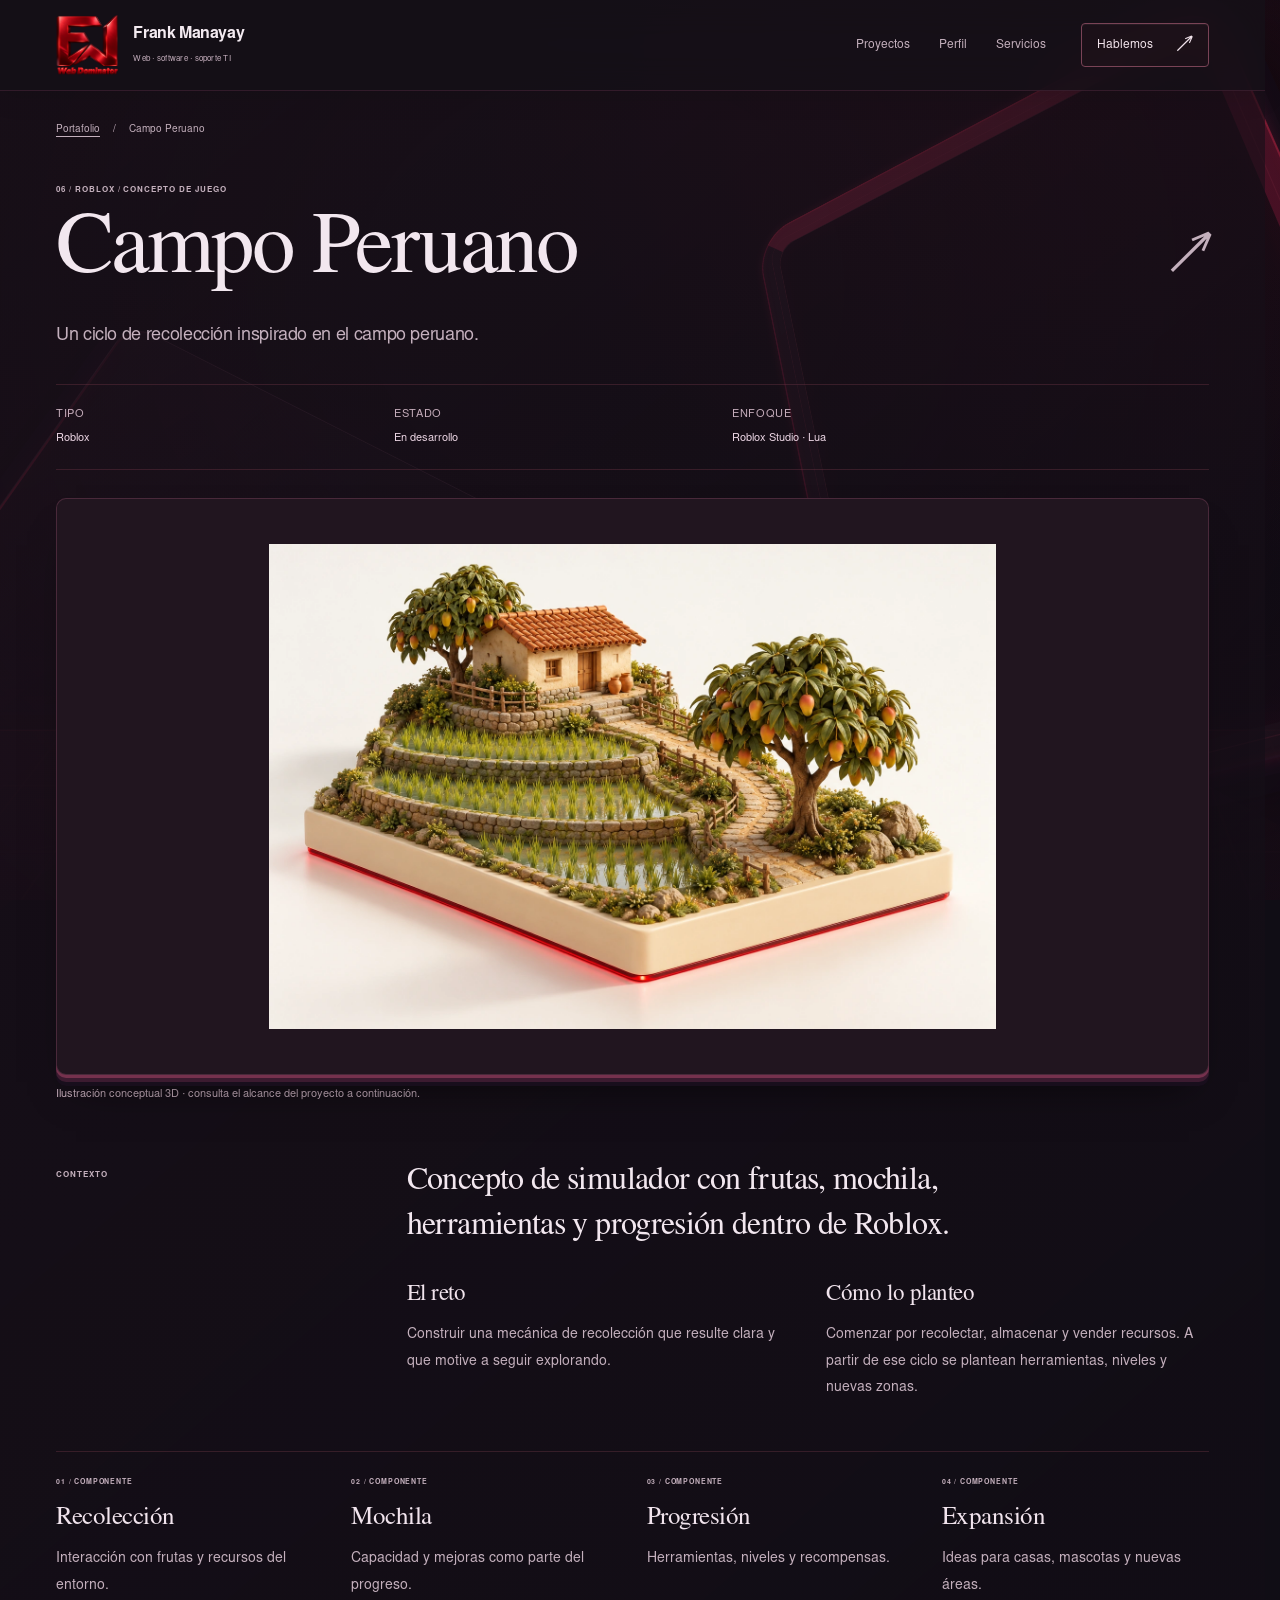
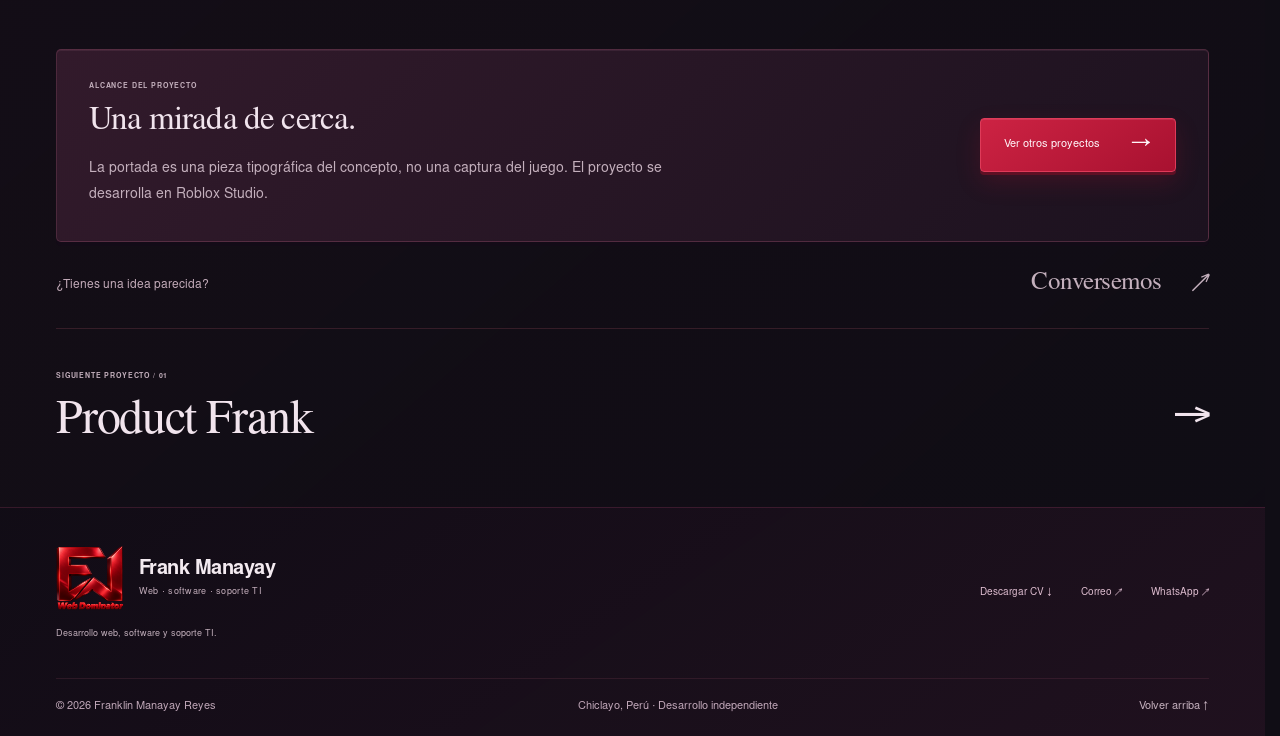
<file: proyectos/roblox.html>
<!doctype html>
<html lang="es"><head><meta charset="utf-8"><meta name="viewport" content="width=device-width,initial-scale=1"><meta name="theme-color" content="#100d15"><title>Campo Peruano — Caso de proyecto · Frank Manayay</title><meta name="description" content="Concepto de simulador con frutas, mochila, herramientas y progresión dentro de Roblox."><meta property="og:title" content="Campo Peruano — Caso de proyecto · Frank Manayay"><meta property="og:description" content="Concepto de simulador con frutas, mochila, herramientas y progresión dentro de Roblox."><meta property="og:type" content="website"><link rel="icon" href="../assets/logo-web-dominator-3d-favicon.png" type="image/png"><link rel="preload" href="../assets/fonts/FW-Sans-Regular.woff" as="font" type="font/woff" crossorigin><link rel="preload" href="../assets/fonts/FW-Sans-Bold.woff" as="font" type="font/woff" crossorigin><link rel="stylesheet" href="../css/studio.css?v=dffa0ff3a3"><script src="../js/main.js?v=e3307681f8" defer></script><script src="../js/experience.js?v=0494d7338d" defer></script><link rel="stylesheet" href="../css/elegant.css?v=f6a8fddf49"><link rel="stylesheet" href="../css/red-3d.css?v=a7109c1390"><link rel="stylesheet" href="../css/neon-environment.css?v=f4d397d8a7"></head><body class="personal-light neon-environment"><div class="ambient-world" aria-hidden="true" inert=""><div class="ambient-camera"><div class="ambient-arch"></div><div class="ambient-slab"></div><div class="ambient-floor"></div></div></div><a class="skip-link" href="#contenido">Saltar al contenido</a><div class="reading-progress" aria-hidden="true"></div><header class="site-header" id="cabecera"><div class="shell header-inner"><a class="brand" href="../index.html#inicio" aria-label="Frank Manayay — Web Dominator — inicio"><span class="site-logo"><img src="../assets/logo-web-dominator-3d-red.webp" width="1254" height="1254" alt="FW — Web Dominator, logo 3D rojo"></span><span class="brand-label"><strong>Frank Manayay</strong><small>Web · software · soporte TI</small></span></a><nav class="desktop-nav" aria-label="Navegación principal"><a href="../index.html#proyectos">Proyectos</a><a href="../index.html#perfil">Perfil</a><a href="../index.html#servicios">Servicios</a></nav><a class="header-contact" href="../index.html#contacto">Hablemos <span aria-hidden="true">↗</span></a><button id="menuButton" class="menu-button" type="button" aria-label="Abrir menú" aria-controls="mobileNav" aria-expanded="false"><span></span><span></span></button></div><nav id="mobileNav" class="mobile-nav shell" aria-label="Navegación móvil" hidden><a href="../index.html#proyectos">Proyectos <span>01</span></a><a href="../index.html#perfil">Perfil <span>02</span></a><a href="../index.html#servicios">Servicios <span>03</span></a><a href="../cv.html">Currículum <span>04</span></a><a href="../index.html#contacto">Contacto <span>05</span></a></nav></header><main class="case-page" id="contenido"><div class="shell"><nav class="breadcrumb" aria-label="Ruta"><a href="../index.html#proyectos">Portafolio</a><span>/</span><span>Campo Peruano</span></nav><div class="case-heading"><span class="kicker">06 / Roblox / Concepto de juego</span><h1>Campo Peruano<span>↗</span></h1><p>Un ciclo de recolección inspirado en el campo peruano.</p></div><div class="case-meta"><div><span>TIPO</span><strong>Roblox</strong></div><div><span>ESTADO</span><strong>En desarrollo</strong></div><div><span>ENFOQUE</span><strong>Roblox Studio · Lua</strong></div></div><div class="case-cover art-case-cover" data-depth-stage data-depth-surface data-depth-strength="2"><img src="../assets/art-3d/roblox.webp" alt="Miniatura 3D de una casa rural peruana, mangos y terrazas de arroz." width="1536" height="1024" decoding="async" fetchpriority="high"></div><p class="case-art-caption">Ilustración conceptual 3D · consulta el alcance del proyecto a continuación.</p><div class="case-story"><span class="kicker">CONTEXTO</span><div><h2>Concepto de simulador con frutas, mochila, herramientas y progresión dentro de Roblox.</h2><div class="case-columns"><article><h3>El reto</h3><p>Construir una mecánica de recolección que resulte clara y que motive a seguir explorando.</p></article><article><h3>Cómo lo planteo</h3><p>Comenzar por recolectar, almacenar y vender recursos. A partir de ese ciclo se plantean herramientas, niveles y nuevas zonas.</p></article></div></div></div><div class="case-features"><article><span class="kicker">01 / COMPONENTE</span><h3>Recolección</h3><p>Interacción con frutas y recursos del entorno.</p></article><article><span class="kicker">02 / COMPONENTE</span><h3>Mochila</h3><p>Capacidad y mejoras como parte del progreso.</p></article><article><span class="kicker">03 / COMPONENTE</span><h3>Progresión</h3><p>Herramientas, niveles y recompensas.</p></article><article><span class="kicker">04 / COMPONENTE</span><h3>Expansión</h3><p>Ideas para casas, mascotas y nuevas áreas.</p></article></div><section class="case-demo"><div><span class="kicker">ALCANCE DEL PROYECTO</span><h2>Una mirada de cerca.</h2><p>La portada es una pieza tipográfica del concepto, no una captura del juego. El proyecto se desarrolla en Roblox Studio.</p></div><a class="button button-dark" href="../index.html#proyectos">Ver otros proyectos <span>→</span></a></section><div class="case-contact"><p>¿Tienes una idea parecida?</p><a href="https://wa.me/51925096515?text=Hola%20Franklin,%20vi%20tu%20proyecto%20roblox%20y%20quisiera%20conversar." target="_blank" rel="noopener noreferrer">Conversemos <span>↗</span></a></div><a class="next-case" href="product-frank.html"><span class="kicker">SIGUIENTE PROYECTO / 01</span><strong>Product Frank <span>→</span></strong></a></div></main><footer class="site-footer"><div class="shell"><div class="footer-top"><a class="footer-signature" href="../index.html"><span class="footer-brand-line"><span class="site-logo"><img src="../assets/logo-web-dominator-3d-red.webp" width="1254" height="1254" alt="FW — Web Dominator, logo 3D rojo"></span><span class="brand-label"><strong>Frank Manayay</strong><small>Web · software · soporte TI</small></span></span><span class="footer-descriptor">Desarrollo web, software y soporte TI.</span></a><div><a href="../docs/Franklin_Manayay_CV.pdf" download>Descargar CV ↓</a><a href="mailto:frankmanayay5@gmail.com">Correo ↗</a><a href="https://wa.me/51925096515" target="_blank" rel="noopener noreferrer">WhatsApp ↗</a></div></div><div class="footer-bottom"><span>© <span data-year>2026</span> Franklin Manayay Reyes</span><span>Chiclayo, Perú · Desarrollo independiente</span><a href="#contenido">Volver arriba ↑</a></div></div></footer><dialog class="demo-dialog" id="demoDialog" aria-labelledby="demoTitle"><div class="dialog-top"><div><span class="kicker">LABORATORIO / Frank Manayay</span><h2 id="demoTitle">Demo de interfaz</h2></div><button type="button" id="closeDemo" class="close-button" aria-label="Cerrar demostración">×</button></div><p class="demo-disclosure">Demostración local con datos de ejemplo. Los cambios se reinician al cerrar.</p><div id="demoContent"></div></dialog><div class="toast" role="status" aria-live="polite" id="toast" hidden></div></body></html>
</file>
<file: css/studio.css>
@font-face{font-family:FW;src:url("../assets/fonts/FW-Sans-Regular.woff") format("woff");font-weight:400;font-display:swap}
@font-face{font-family:FW;src:url("../assets/fonts/FW-Sans-Bold.woff") format("woff");font-weight:700;font-display:swap}
@font-face{font-family:FWDisplay;src:url("../assets/fonts/FW-Display.woff") format("woff");font-weight:700;font-display:swap}
:root{--paper:#100d15;--ink:#f2e8ee;--muted:#c4b0bd;--line:#493342;--lilac:#281b28;--purple:#ff7892;--dark-line:#493342;--ease:cubic-bezier(.2,.7,.2,1)}
*{box-sizing:border-box}html{scroll-behavior:smooth;scroll-padding-top:100px;scrollbar-gutter:stable}body{margin:0;background:var(--paper);color:var(--ink);font:16px/1.5 FW,Arial,sans-serif;-webkit-font-smoothing:antialiased}body.dialog-open{overflow:hidden}a{color:inherit;text-decoration:none}button,input,select,textarea{font:inherit}button,a,input,textarea,select{-webkit-tap-highlight-color:transparent}button{cursor:pointer}button{color:inherit}img,svg{display:block;max-width:100%}img{height:auto}h1,h2,h3,p{margin:0}h1,h2,h3{line-height:1.05;font-weight:700}button:focus-visible,a:focus-visible,summary:focus-visible{outline:3px solid #eadfe6;outline-offset:5px}input:focus-visible,select:focus-visible,textarea:focus-visible{outline:2px solid var(--lilac);outline-offset:4px}::selection{background:var(--lilac);color:var(--ink)}[hidden]{display:none!important}.shell{width:calc(100% - 112px);max-width:1280px;margin-inline:auto}.section{padding-block:104px}.kicker,.section-index,.cover-note,.visual-caption{font-size:11px;letter-spacing:.11em;line-height:1.5;font-weight:700}.kicker{display:block}.skip-link{position:fixed;z-index:100;top:8px;left:8px;padding:12px 20px;background:var(--paper);color:var(--ink);transform:translateY(-180%)}.skip-link:focus{transform:none}.reading-progress{position:fixed;inset:0 auto auto 0;height:3px;background:var(--lilac);width:0;z-index:100;pointer-events:none}
.site-header{position:sticky;top:0;z-index:30;background:var(--ink);color:var(--paper);border-bottom:1px solid var(--dark-line)}.header-inner{height:86px;display:flex;align-items:center;gap:36px}.brand{display:flex;align-items:center;gap:13px;flex-shrink:0}.brand img{width:42px;height:42px;object-fit:cover;border-radius:3px}.brand>span{font-size:12px;font-weight:700;letter-spacing:.035em}.brand small{display:block;font-size:9px;color:#eadfe6;letter-spacing:.13em;margin-top:4px;font-weight:400}.desktop-nav{display:flex;gap:30px;margin-left:auto;font-size:13px}.desktop-nav a{position:relative;padding:12px 0;color:#eadfe6}.desktop-nav a:after{content:"";position:absolute;left:0;right:100%;bottom:5px;height:1px;background:var(--lilac);transition:right .25s}.desktop-nav a:hover:after,.desktop-nav a[aria-current]:after{right:0}.header-contact{border:1px solid #493342;border-radius:2px;padding:10px 15px;display:flex;align-items:center;gap:30px;font-size:13px;transition:background .2s,color .2s}.header-contact:hover{background:var(--lilac);color:var(--ink)}.header-contact span{font-size:22px;line-height:1}.menu-button{display:none;background:none;border:0;width:44px;height:44px;padding:10px}.menu-button span{display:block;height:1px;background:var(--paper);margin:6px 0;transition:transform .2s}.mobile-nav{padding-block:0 24px}.mobile-nav a{display:flex;justify-content:space-between;padding:15px 0;border-top:1px solid var(--dark-line);font-size:20px}.mobile-nav a span{font-size:11px;color:var(--lilac)}.menu-open .menu-button span:first-child{transform:translateY(3.5px) rotate(45deg)}.menu-open .menu-button span:last-child{transform:translateY(-3.5px) rotate(-45deg)}
.hero{background:var(--ink);color:var(--paper)}.hero-meta{padding-top:34px;display:flex;justify-content:space-between;font-size:11px;color:#eadfe6;letter-spacing:.025em}.hero-meta>span:first-child{display:flex;gap:8px;align-items:center}.status-dot{width:6px;height:6px;border-radius:50%;display:inline-block;background:var(--lilac)}.hero-grid{display:grid;grid-template-columns:1.44fr 1fr;gap:68px;padding-block:55px 61px;align-items:center}.hero-name>.kicker{color:#eadfe6;margin-bottom:25px;font-size:10px}.hero h1{font-size:clamp(88px,9.5vw,140px);line-height:.87;letter-spacing:-.075em}.hero h1>span{color:var(--lilac)}.hero-description{display:grid;grid-template-columns:1.1fr 1fr;gap:32px;margin-top:38px;max-width:620px}.hero-description p:first-child{font-size:18px;line-height:1.45;letter-spacing:-.02em}.hero-description p:last-child{font-size:13px;line-height:1.65;color:#eadfe6}.hero-actions{display:flex;align-items:center;gap:28px;margin-top:32px}.button{display:inline-flex;justify-content:space-between;align-items:center;gap:30px;padding:17px 23px;font-size:13px;font-weight:700;border:1px solid transparent;border-radius:2px;line-height:1.3;transition:background .2s,transform .2s;min-height:54px}.button>span{font-size:22px;font-weight:400;line-height:.8}.button:hover{transform:translateY(-3px)}.button-light{background:var(--paper);color:var(--ink)}.button-light:hover{background:var(--lilac)}.button-dark{background:var(--ink);color:var(--paper)}.button-dark:hover{background:#3b2c50}.button-lilac{background:var(--lilac);color:var(--ink)}.button-lilac:hover{background:#211923}.hero-cv{font-size:13px;border-bottom:1px solid #493342;padding:8px 0;display:flex;gap:23px;align-items:center}.hero-cv span{font-size:20px}.brand-cover{display:flex;flex-direction:column;background:#0a0612;border:1px solid #493342;transition:border-color .25s,transform .4s var(--ease);position:relative}.brand-cover:hover{border-color:var(--lilac);transform:translateY(-5px)}.brand-cover-top{background:var(--lilac);color:var(--ink);display:flex;justify-content:space-between;align-items:center;padding:15px 19px;font-size:10px;font-weight:700;letter-spacing:.1em}.brand-image{padding:15px 12px 8px;overflow:hidden}.brand-image img{width:100%;aspect-ratio:1.04;object-fit:cover}.brand-cover-bottom{display:flex;align-items:center;justify-content:space-between;padding:19px 23px;border-top:1px solid #493342;font-size:12px;color:#eadfe6}.brand-cover-bottom strong{font-size:13px;font-weight:400;color:var(--paper)}.brand-cover-bottom>span:last-child{font-size:36px;line-height:1;color:var(--lilac)}.hero-bottom{border-top:1px solid var(--dark-line);display:flex;justify-content:space-between;align-items:center;padding-block:21px;font-size:10px;letter-spacing:.1em;color:#eadfe6}.hero-bottom a{display:flex;gap:45px;align-items:center}.hero-bottom a>span{font-size:20px;color:var(--paper)}
.section-top{display:flex;justify-content:space-between;gap:20px;align-items:center;padding-bottom:30px;border-top:1px solid var(--line);padding-top:18px}.section-index{color:var(--muted);font-size:10px}.section-heading{display:flex;justify-content:space-between;align-items:end;gap:40px;margin:14px 0 45px}h2{font-size:clamp(40px,4.7vw,68px);letter-spacing:-.055em}.section-heading h2>span{color:var(--muted)}.section-heading>p{max-width:310px;font-size:14px;color:var(--muted);line-height:1.7;margin-bottom:4px}.work-toolbar{display:flex;align-items:center;justify-content:space-between;gap:20px;border-bottom:1px solid var(--line);margin-bottom:30px;padding-bottom:16px}.filters{display:flex;flex-wrap:wrap;gap:8px}.filters button{border:1px solid transparent;background:transparent;padding:8px 17px;border-radius:2px;font-size:12px}.filters button[aria-pressed="true"]{background:var(--ink);color:var(--paper)}.filters button[aria-pressed="false"]:hover{border-color:var(--line)}.filters span{font-size:9px;margin-left:6px;color:var(--lilac)}.filter-status{font-size:11px;color:var(--muted);white-space:nowrap}.work-grid{display:grid;grid-template-columns:1.12fr 1fr;gap:48px 32px}.work-card{min-width:0}.work-visual{position:relative;display:flex;align-items:center;justify-content:center;min-height:430px;overflow:hidden;border-radius:3px}.peach{background:#211923;color:#f2e8ee}.sage{background:#211923;color:#a5d6ba}.coral{background:#a91835;color:#eadfe6}.blue{background:#211923;color:#f2e8ee}.ink{background:#292b30;color:#eadfe6}.olive{background:#5c6b43;color:#eadfe6}.cover-note{position:absolute;top:20px;left:24px;right:55px;font-size:9px;letter-spacing:.08em;text-transform:uppercase;z-index:2}.visual-arrow{width:34px;height:34px;border-radius:50%;display:grid;place-items:center;background:var(--paper);color:var(--ink);font-size:23px;position:absolute;right:18px;top:15px;transition:transform .3s var(--ease);z-index:2}.work-visual:hover .visual-arrow{transform:rotate(45deg)}.visual-caption{position:absolute;left:24px;bottom:16px;font-size:8px;letter-spacing:.06em;opacity:.75}.work-visual>.shop-screen,.work-visual>.kitchen-screen,.work-visual>.luna-screen,.work-visual>.java-screen{transition:transform .45s var(--ease)}.work-visual:hover>.shop-screen,.work-visual:hover>.kitchen-screen,.work-visual:hover>.luna-screen,.work-visual:hover>.java-screen{transform:translateY(4px)}.work-info{padding-top:19px}.work-category{font-size:10px;text-transform:uppercase;letter-spacing:.06em;color:var(--muted);margin-bottom:9px}.work-info h3{font-size:30px;letter-spacing:-.04em}.work-info h3 a{display:flex;justify-content:space-between;gap:15px;align-items:center}.work-info h3 span{font-size:24px;font-weight:400;transition:transform .25s}.work-info h3 a:hover span{transform:translate(3px,-3px)}.work-info>div>p:last-child{font-size:13px;color:var(--muted);margin-top:10px;max-width:440px;line-height:1.65}.work-links{display:flex;gap:24px;margin-top:16px}.text-link{border:0;border-bottom:1px solid currentColor;background:none;padding:4px 0;font-size:12px;font-weight:700;display:inline-flex;gap:20px;align-items:center;line-height:1.6;text-align:left}.text-link:hover{color:var(--purple)}.text-link span{font-size:17px;font-weight:400}.work-footnote{font-size:11px;line-height:1.7;color:var(--muted);margin-top:35px;max-width:710px}
.shop-screen{width:88%;background:#19151e;border-radius:4px;box-shadow:0 16px 30px #00000019;border:1px solid #493342;transform:translateY(13px);color:#f2e8ee;overflow:hidden}.screen-bar{display:flex;justify-content:space-between;align-items:center;padding:17px 20px;border-bottom:1px solid #493342;gap:8px}.screen-bar>b{font-size:18px;letter-spacing:-.055em}.screen-bar>b>span{font-size:9px;vertical-align:super;margin-left:3px}.screen-bar>span{font-size:8px;white-space:nowrap}.screen-bar i{font-style:normal;background:#292725;color:#eadfe6;padding:5px 7px;border-radius:2px}.shop-hero{display:grid;grid-template-columns:1.2fr 1fr;gap:3px;padding:30px 22px 22px;align-items:center}.shop-hero small{display:block;font-size:7px;letter-spacing:.06em}.shop-hero strong{display:block;font-size:31px;letter-spacing:-.06em;line-height:1.02;margin-top:13px}.screen-button{font-size:8px;display:inline-block;padding-bottom:5px;border-bottom:1px solid #493342;margin-top:20px}.headphone-art{background:#2b202d;aspect-ratio:1;border-radius:50%;display:grid;place-items:center}.headphone-art svg{width:95%;transform:translateY(-4px)}.shop-bottom{display:flex;justify-content:space-between;font-size:7px;border-top:1px solid #493342;margin:0 20px;padding:14px 0;gap:4px}
.kitchen-screen{width:89%;background:#19151e;transform:translateY(14px);border:1px solid #493342;border-radius:4px;box-shadow:0 16px 30px #00000015;overflow:hidden;color:#a5d6ba}.kitchen-screen .screen-bar{border-color:#493342;padding:15px 18px}.kitchen-screen .screen-bar>b{font-size:16px}.screen-bar>b>.serif{font-family:Georgia,serif;font-size:15px;vertical-align:baseline}.live-label{color:#c4b0bd}.kitchen-title{display:flex;flex-direction:column;gap:4px;padding:17px 18px 12px}.kitchen-title>strong{font-size:23px;letter-spacing:-.04em}.kitchen-title>span{font-size:7px;color:#c4b0bd}.kanban{display:grid;grid-template-columns:1fr 1fr;gap:12px;padding:3px 18px 18px}.kanban-label{display:flex;justify-content:space-between;align-items:center;font-size:7px;letter-spacing:.04em;margin-bottom:9px}.kanban-label i{font-size:8px;font-style:normal;background:#211923;padding:1px 5px;border-radius:2px}.ticket{padding:12px 11px 0;background:#19151e;border:1px solid #493342;border-radius:3px;color:#f2e8ee}.ticket small{display:flex;justify-content:space-between;font-size:7px;margin-bottom:12px;color:#c4b0bd}.ticket small b{font-weight:400}.ticket>strong{font-size:10px;display:block}.ticket p{font-size:9px;line-height:1.7;margin-top:4px}.ticket>span{font-size:7px;color:#c4b0bd;display:block;margin-top:10px}.ticket-action{margin-top:13px;padding:8px 0;border-top:1px solid #493342;font-size:7px;font-weight:700}.ticket.slim{margin-top:9px;padding-bottom:10px}.ticket.slim small{margin-bottom:8px}.ticket.cooking{border-color:#493342;background:#19151e}
.menu-composition{display:flex;align-items:center;justify-content:space-between;gap:16px;width:86%;padding-block:55px 26px}.menu-poster{width:43%;display:flex;flex-direction:column;gap:20px}.menu-poster>span{font-size:8px;line-height:1.5;letter-spacing:.07em}.menu-poster>strong{font-size:clamp(38px,4.1vw,60px);line-height:.88;letter-spacing:-.06em}.menu-poster i{font-family:Georgia,serif;font-weight:400}.menu-poster>small{font-size:10px;opacity:.8;margin-top:4px}.menu-phone{width:53%;max-width:228px;flex-shrink:0;background:#19151e;color:#f2e8ee;border:6px solid #493342;border-radius:27px;box-shadow:10px 15px 0 #0000002b;position:relative;align-self:center;overflow:hidden}.phone-notch{width:53px;height:9px;background:#482d23;border-radius:0 0 7px 7px;margin-inline:auto}.phone-content{padding:18px 14px 15px}.phone-content>small{font-size:6px;letter-spacing:.15em;display:block}.phone-content>strong{display:block;font-family:Georgia,serif;font-size:32px;line-height:.95;font-weight:400;letter-spacing:-.045em;margin-top:7px}.phone-content>strong i{color:#ff7892;font-weight:400}.menu-tabs{display:flex;gap:10px;padding:17px 0 9px;font-size:6px;border-bottom:1px solid #493342}.menu-tabs>span:first-child{font-weight:700;border-bottom:1px solid}.dish-row{display:flex;align-items:center;gap:7px;border-bottom:1px solid #493342;padding:13px 0}.dish-row>span{font-family:Georgia,serif;font-size:13px;color:#c4b0bd}.dish-row>div{flex:1}.dish-row b{font-size:8px;display:block}.dish-row small{font-size:6px;display:block;color:#c4b0bd;margin-top:2px}.dish-row>strong{font-size:8px;white-space:nowrap;letter-spacing:-.03em}.phone-cta{margin-top:14px;background:#613921;color:#eadfe6;padding:9px 5px;text-align:center;font-size:7px;border-radius:3px}.phone-note{font-size:5px;display:block;text-align:center;margin-top:8px}
.luna-screen{width:90%;display:grid;grid-template-columns:29% 1fr;border:1px solid #493342;border-radius:5px;overflow:hidden;background:#19151e;color:#f2e8ee;transform:translateY(14px);min-height:290px;box-shadow:0 16px 30px #00000014}.luna-screen aside{background:#19151e;padding:18px 13px;position:relative;border-right:1px solid #493342}.luna-screen aside>b{font-size:30px;letter-spacing:-.1em;line-height:1}.luna-screen aside>b>span{color:#c4b0bd}.luna-screen aside>span{display:block;font-size:7px;border:1px solid #493342;padding:7px 6px;margin-top:22px;border-radius:3px}.luna-screen aside>small{display:block;font-size:5px;color:#eadfe6;margin-top:20px;letter-spacing:.1em}.luna-screen aside p{font-size:6px;margin-top:12px}.luna-screen aside>div{position:absolute;bottom:16px;left:13px;font-size:5px;color:#c4b0bd;letter-spacing:.05em}.luna-chat{padding:21px 20px 17px;text-align:center}.luna-eyebrow{font-size:6px;letter-spacing:.04em;color:#eadfe6}.luna-mark{background:#211923;color:#c4b0bd;display:grid;place-items:center;width:39px;height:39px;border-radius:12px;font-size:30px;font-family:Georgia,serif;margin:24px auto 13px}.luna-chat>strong{font-size:25px;letter-spacing:-.055em;display:block}.luna-chat>p{font-size:9px;color:#eadfe6;margin-top:3px}.chat-suggestions{display:flex;justify-content:center;gap:5px;margin-top:19px}.chat-suggestions span{font-size:6px;border:1px solid #493342;border-radius:3px;padding:6px}.chat-input{border:1px solid #493342;background:#19151e;display:flex;justify-content:space-between;align-items:center;padding:8px 9px;border-radius:4px;margin-top:24px;font-size:7px;color:#eadfe6}.chat-input b{background:#293a50;color:#eadfe6;padding:1px 5px;font-size:11px}.luna-chat>small{font-size:5px;color:#eadfe6;margin-top:8px;display:block}
.java-screen{width:87%;border:1px solid #493342;background:#1f2125;border-radius:5px;color:#eadfe6;transform:translateY(14px);box-shadow:0 16px 30px #00000022;overflow:hidden;font-family:monospace}.terminal-bar{display:flex;justify-content:space-between;padding:13px 15px;border-bottom:1px solid #493342;font-size:8px;color:#eadfe6}.terminal-bar>span:first-child{letter-spacing:3px;color:#eadfe6}.terminal-content{padding:22px 23px}.terminal-content .terminal-prompt{color:#eadfe6;font-size:10px}.terminal-content p{font-size:9px;margin-top:6px}.terminal-content pre{font-size:11px;line-height:1.6;color:#eadfe6;margin-block:18px}.terminal-content>small{font-size:6px;letter-spacing:.1em;color:#eadfe6;display:block;margin-top:16px}
.roblox-cover{padding:63px 32px 35px;width:100%;height:100%;position:relative;isolation:isolate;align-self:stretch;display:flex;flex-direction:column;justify-content:space-between;overflow:hidden}.roblox-cover>span{font-size:8px;letter-spacing:.08em;position:relative}.roblox-cover>strong{font-size:72px;letter-spacing:-.06em;line-height:.86;position:relative;margin-block:20px 30px}.roblox-cover>strong i{font-family:Georgia,serif;font-weight:400}.field-lines{position:absolute;width:90%;height:170%;top:-30%;right:-25%;z-index:-1;transform:rotate(25deg);background:repeating-linear-gradient(90deg,transparent 0 22px,#2b202d2e 22px 24px);border-left:1px solid #4933424d;border-right:1px solid #4933424d}.roblox-bottom{display:flex;align-items:end;justify-content:space-between;position:relative}.roblox-bottom>span{font-size:12px;line-height:1.4}.roblox-bottom>b{font-size:49px;line-height:.9;letter-spacing:-.06em}.roblox-bottom>b>span{display:block;font-size:6px;letter-spacing:.06em;margin-top:9px}
.profile-section{background:#211923}.profile-grid{display:grid;grid-template-columns:1fr 1fr;gap:110px;margin-top:16px}.profile-intro h2{font-size:70px}.profile-intro h2>span{color:var(--purple)}.profile-intro>p{font-size:15px;line-height:1.8;color:var(--muted);max-width:400px;margin:28px 0 20px}.education{display:flex;gap:16px;align-items:center;border-top:1px solid #493342;margin-top:40px;padding-top:23px}.education-mark{display:grid;place-items:center;width:55px;height:55px;border:1px solid #493342;font-size:17px;font-weight:700;flex-shrink:0}.education strong{font-size:12px;display:block;line-height:1.5}.education div>span{font-size:11px;color:var(--muted);line-height:1.6;margin-top:5px;display:block}.experience>.kicker{margin-bottom:18px}.experience article{display:grid;grid-template-columns:30px 1fr;gap:15px;padding:25px 0;border-top:1px solid #493342}.experience article>span{font-size:10px;color:var(--muted);padding-top:4px}.experience h3{font-size:23px;letter-spacing:-.035em;line-height:1.15}.experience-role{font-size:12px;color:var(--purple);margin-top:9px}.experience article p:last-child{color:var(--muted);font-size:13px;line-height:1.75;margin-top:13px;max-width:390px}.skills-grid{display:grid;grid-template-columns:1fr 1fr 1fr 1fr;gap:25px;border-top:1px solid #493342;margin-top:60px;padding-top:27px}.skills-grid>.kicker{font-size:10px}.skills-grid strong{font-size:12px}.skills-grid p{font-size:11px;color:var(--muted);line-height:1.7;margin-top:8px}
.service-list{border-top:1px solid var(--line)}.service-row{display:grid;grid-template-columns:90px 1fr 70px;gap:25px;padding:35px 0;border-bottom:1px solid var(--line);align-items:start}.service-num{font-size:12px;color:var(--muted);padding-top:5px}.service-row h3{font-size:36px;letter-spacing:-.045em}.service-row p{font-size:14px;color:var(--muted);line-height:1.7;max-width:540px;margin-top:13px}.service-row>a{width:58px;height:58px;border:1px solid #493342;display:grid;place-items:center;border-radius:50%;font-size:32px;transition:background .25s,transform .25s}.service-row>a:hover{background:var(--lilac);transform:rotate(45deg)}.service-tags{display:flex;flex-wrap:wrap;gap:6px;margin-top:17px}.service-tags span{font-size:9px;border:1px solid #493342;border-radius:2px;padding:4px 8px;color:var(--muted)}.process{margin-top:50px;display:grid;grid-template-columns:1fr 1fr 1fr 1fr;gap:35px}.process>.kicker{font-size:10px;padding-top:3px}.process b{font-size:12px}.process p{font-size:12px;line-height:1.65;color:var(--muted);max-width:200px;margin-top:7px}.cv-strip{background:var(--lilac);padding-block:38px}.cv-strip>.shell{display:flex;align-items:center;justify-content:space-between;gap:25px}.cv-strip .kicker{font-size:9px;max-width:140px}.cv-strip h2{font-size:34px;letter-spacing:-.045em}.cv-strip p{font-size:12px;margin-top:7px;color:#c4b0bd}.cv-strip .button{white-space:nowrap}.faq-grid{display:grid;grid-template-columns:.8fr 1fr;gap:100px}.faq-grid h2{font-size:55px;margin-top:17px}.faq-grid .kicker{font-size:9px}.faq-list details{border-bottom:1px solid var(--line)}.faq-list details:first-child{border-top:1px solid var(--line)}.faq-list summary{list-style:none;display:flex;justify-content:space-between;gap:20px;padding:22px 0;cursor:pointer;font-size:14px;font-weight:700;align-items:center}.faq-list summary::-webkit-details-marker{display:none}.faq-list summary>span{font-size:24px;font-weight:400;line-height:1;transition:transform .2s}.faq-list details[open] summary>span{transform:rotate(45deg)}.faq-list details p{font-size:13px;color:var(--muted);line-height:1.8;padding:0 30px 23px 0;max-width:540px}
.contact-section{background:var(--ink);color:var(--paper)}.contact-section .section-top{border-color:var(--dark-line);margin-bottom:28px}.contact-section .section-index{color:#eadfe6}.contact-grid{display:grid;grid-template-columns:1.15fr 1fr;gap:100px}.contact-copy h2{font-size:89px;line-height:.95;position:relative;padding-right:25px}.contact-copy h2>span{color:var(--lilac)}.contact-copy h2>.contact-arrow{position:absolute;right:0;top:-8px;font-size:80px;font-weight:400}.contact-copy>p{max-width:365px;color:#eadfe6;font-size:14px;line-height:1.75;margin-top:29px}.contact-number{font-size:30px;letter-spacing:-.04em;display:flex;gap:25px;align-items:center;margin-top:35px;width:max-content;max-width:100%}.contact-number span{color:var(--lilac)}.contact-email{display:flex;align-items:center;gap:15px;flex-wrap:wrap;margin-top:11px;font-size:12px;color:#eadfe6}.contact-email a{overflow-wrap:anywhere}.contact-email button{font-size:9px;background:none;border:1px solid #493342;padding:4px 8px;border-radius:2px;color:#eadfe6}.contact-location{font-size:9px;letter-spacing:.08em;color:#c4b0bd;display:block;margin-top:32px}.contact-form{padding-top:6px}.contact-form>.kicker{font-size:10px;margin-bottom:23px;color:#eadfe6}.form-field{margin-bottom:20px}.form-field label{display:block;font-size:11px;margin-bottom:7px;color:#eadfe6}.form-field input,.form-field select,.form-field textarea{width:100%;border:0;border-bottom:1px solid #493342;background:transparent;color:var(--paper);padding:10px 0 12px;border-radius:0;font-size:14px;transition:border-color .2s;min-width:0}.form-field input::placeholder,.form-field textarea::placeholder{color:#c4b0bd;opacity:1}.form-field textarea{resize:vertical;min-height:95px;line-height:1.6}.form-field select{color-scheme:dark}.form-field select option{background:var(--ink)}.contact-form .button{width:100%;margin-top:2px}.form-note{font-size:10px;line-height:1.7;color:#eadfe6;max-width:355px;margin-top:13px}.site-footer{background:var(--ink);color:var(--paper);border-top:1px solid var(--dark-line)}.footer-top{padding:45px 0;display:flex;align-items:center;justify-content:space-between;gap:35px}.footer-signature{font-size:28px;letter-spacing:-.04em;line-height:1.1}.footer-signature>span{display:block;font-size:9px;letter-spacing:.1em;color:#eadfe6;margin-top:10px;text-transform:uppercase}.footer-top>div{display:flex;gap:30px;font-size:11px;color:#eadfe6}.footer-top a:hover{color:var(--lilac)}.footer-bottom{padding:18px 0;border-top:1px solid var(--dark-line);display:flex;justify-content:space-between;align-items:center;gap:15px;font-size:9px;color:#eadfe6}.footer-bottom a{color:#eadfe6}
.breadcrumb{display:flex;gap:13px;flex-wrap:wrap;font-size:11px;color:var(--muted);padding-top:35px}.breadcrumb a{text-decoration:underline;text-underline-offset:4px}.case-heading{margin-top:55px}.case-heading>.kicker{font-size:10px;color:var(--purple);text-transform:uppercase}.case-heading h1{display:flex;align-items:center;justify-content:space-between;gap:30px;font-size:clamp(45px,7.5vw,106px);letter-spacing:-.065em;margin-top:15px}.case-heading h1>span{color:var(--purple);font-weight:400;font-size:.8em}.case-heading>p{font-size:22px;letter-spacing:-.025em;line-height:1.4;max-width:680px;color:var(--muted);margin-top:24px}.case-meta{display:grid;grid-template-columns:1fr 1fr 1.5fr;border-top:1px solid var(--line);border-bottom:1px solid var(--line);margin:40px 0 30px;gap:20px;padding:20px 0}.case-meta span{font-size:9px;letter-spacing:.06em;color:var(--muted);display:block}.case-meta strong{font-size:12px;display:block;margin-top:8px;font-weight:400}.case-cover{position:relative;display:flex;align-items:center;justify-content:center;min-height:570px;padding:45px;border-radius:3px;overflow:hidden}.case-cover .shop-screen,.case-cover .kitchen-screen,.case-cover .luna-screen,.case-cover .java-screen{width:80%;max-width:800px;transform:none}.case-cover .shop-hero strong{font-size:54px}.case-cover .shop-hero{padding:35px 35px 25px}.case-cover .screen-bar{padding:23px 30px}.case-cover .screen-bar>b{font-size:23px}.case-cover .screen-bar>span{font-size:10px}.case-cover .shop-hero small{font-size:9px}.case-cover .screen-button{font-size:11px}.case-cover .shop-bottom{font-size:9px;padding:18px 0}.case-cover .headphone-art{max-width:250px;margin:auto}.case-cover .kitchen-title{padding:20px 30px 18px}.case-cover .kitchen-title>strong{font-size:35px}.case-cover .kitchen-title>span{font-size:9px}.case-cover .kanban{padding:5px 30px 28px;gap:20px}.case-cover .kanban-label{font-size:9px}.case-cover .ticket{padding:16px 16px 0}.case-cover .ticket>strong{font-size:14px}.case-cover .ticket p{font-size:12px}.case-cover .ticket small,.case-cover .ticket>span,.case-cover .ticket-action{font-size:9px}.case-cover .ticket.slim{padding-bottom:14px}.case-cover .menu-composition{max-width:760px;padding-block:10px;width:90%}.case-cover .menu-poster>strong{font-size:95px}.case-cover .menu-poster>span{font-size:11px}.case-cover .menu-phone{max-width:270px}.case-cover .phone-content{padding:25px 20px}.case-cover .phone-content>strong{font-size:43px}.case-cover .phone-content>small{font-size:8px}.case-cover .menu-tabs{font-size:8px}.case-cover .dish-row b,.case-cover .dish-row>strong{font-size:10px}.case-cover .dish-row small{font-size:8px}.case-cover .dish-row{padding-block:16px}.case-cover .phone-cta{font-size:9px}.case-cover .phone-note{font-size:6px}.case-cover .luna-screen{min-height:370px}.case-cover .luna-screen aside{padding:28px}.case-cover .luna-screen aside>b{font-size:40px}.case-cover .luna-screen aside>span{font-size:10px}.case-cover .luna-screen aside p{font-size:9px}.case-cover .luna-screen aside small,.case-cover .luna-screen aside>div{font-size:7px}.case-cover .luna-chat{padding:30px}.case-cover .luna-eyebrow{font-size:9px}.case-cover .luna-mark{margin:28px auto 18px;width:55px;height:55px;font-size:42px}.case-cover .luna-chat>strong{font-size:36px}.case-cover .luna-chat>p{font-size:12px}.case-cover .chat-suggestions>span{font-size:9px;padding:8px}.case-cover .chat-input{font-size:10px;padding:12px;margin-top:30px}.case-cover .luna-chat>small{font-size:7px}.case-cover .terminal-content{padding:35px}.case-cover .terminal-content pre{font-size:17px}.case-cover .terminal-content p,.case-cover .terminal-prompt{font-size:13px}.case-cover .terminal-content>small{font-size:9px}.case-cover .roblox-cover{max-width:850px;padding:10px 20px}.case-cover .roblox-cover>strong{font-size:140px}.case-cover .roblox-cover>span{font-size:10px}.case-cover .roblox-bottom>b{font-size:65px}
.case-story{display:grid;grid-template-columns:.4fr 1fr;gap:80px;margin-top:85px}.case-story>.kicker{margin-top:8px}.case-story h2{font-size:31px;line-height:1.3;letter-spacing:-.025em}.case-columns{display:grid;grid-template-columns:1fr 1fr;gap:40px;margin-top:35px}.case-columns h3{font-size:16px;letter-spacing:-.02em}.case-columns p{color:var(--muted);font-size:14px;line-height:1.8;margin-top:12px}.case-features{display:grid;grid-template-columns:repeat(4,1fr);gap:32px;border-top:1px solid var(--line);padding-top:28px;margin-top:65px}.case-features .kicker{font-size:8px;color:var(--muted)}.case-features h3{font-size:20px;letter-spacing:-.025em;margin-top:18px}.case-features p{font-size:12px;color:var(--muted);line-height:1.75;margin-top:12px}.case-demo{background:#211923;display:flex;justify-content:space-between;align-items:center;gap:45px;padding:38px;margin-top:65px}.case-demo .kicker{font-size:9px}.case-demo h2{font-size:32px;margin-top:13px}.case-demo p{font-size:12px;line-height:1.8;color:var(--muted);max-width:590px;margin-top:15px}.case-demo .button{flex-shrink:0}.case-contact{display:flex;justify-content:space-between;align-items:center;gap:20px;padding:32px 0;border-bottom:1px solid var(--line)}.case-contact p{font-size:14px;color:var(--muted)}.case-contact a{font-size:24px;letter-spacing:-.03em;display:flex;gap:30px}.next-case{display:block;padding:55px 0 70px}.next-case>.kicker{font-size:9px;color:var(--muted)}.next-case>strong{display:flex;justify-content:space-between;gap:20px;font-size:50px;letter-spacing:-.045em;line-height:1.1;margin-top:18px}.next-case:hover>strong{color:var(--purple)}.legacy-page{padding-block:100px}
.cv-heading{display:flex;justify-content:space-between;align-items:end;gap:35px;margin:55px 0 50px}.cv-heading .kicker{color:var(--purple);font-size:10px}.cv-heading h1{font-size:80px;letter-spacing:-.065em;line-height:.95;margin-top:18px}.cv-heading p{font-size:16px;color:var(--muted);margin-top:20px}.cv-layout{display:grid;grid-template-columns:1fr 1.7fr;gap:100px;padding-bottom:90px}.cv-aside>img{width:100%;height:auto;border:1px solid var(--line)}.cv-aside>div{border-top:1px solid var(--line);padding-top:24px;margin-top:30px}.cv-aside .kicker{font-size:9px;margin-bottom:15px}.cv-aside a{display:block;font-size:13px;margin-top:7px;overflow-wrap:anywhere}.cv-aside p{font-size:12px;color:var(--muted);margin-top:10px}.cv-content section{border-top:1px solid var(--line);padding:26px 0 32px}.cv-content .kicker{font-size:9px;color:var(--purple);margin-bottom:20px}.cv-content h2{font-size:32px;line-height:1.15}.cv-content p{font-size:14px;line-height:1.8;color:var(--muted);margin-top:14px}.cv-content article{margin-top:28px}.cv-content h3{font-size:21px;letter-spacing:-.025em;line-height:1.2}.cv-content .cv-company{font-size:12px;color:var(--purple);margin-top:6px}.cv-content article>p:last-child{margin-top:7px}.cv-skills{display:grid;grid-template-columns:1fr 1fr;gap:25px}.cv-skills h3{font-size:17px}.cv-skills p{font-size:13px}.language-row{display:flex;justify-content:space-between;gap:20px;padding:12px 0;border-bottom:1px solid var(--line);font-size:13px}.language-row span{color:var(--muted)}.cv-content .text-link{margin-top:15px}
.demo-dialog{border:1px solid #493342;background:var(--paper);color:var(--ink);border-radius:5px;padding:28px;width:900px;max-width:calc(100% - 32px);max-height:calc(100dvh - 40px);overflow:auto;box-shadow:0 25px 100px #00000055}.demo-dialog::backdrop{background:#131318c9;backdrop-filter:blur(5px)}.dialog-top{display:flex;align-items:center;justify-content:space-between;gap:20px}.dialog-top .kicker{font-size:8px;color:var(--purple)}.dialog-top h2{font-size:30px;margin-top:6px;letter-spacing:-.04em}.close-button{background:var(--ink);color:var(--paper);border:0;width:40px;height:40px;border-radius:50%;font-size:29px;line-height:1;flex-shrink:0}.demo-disclosure{font-size:11px;color:var(--muted);line-height:1.65;margin:15px 0 20px;padding-bottom:18px;border-bottom:1px solid var(--line)}.demo-tabs{display:flex;gap:6px;flex-wrap:wrap;margin-bottom:20px}.demo-tabs button{padding:8px 12px;border:1px solid var(--line);background:transparent;border-radius:3px;font-size:12px;min-height:38px}.demo-tabs button[aria-pressed="true"]{background:var(--ink);border-color:var(--ink);color:var(--paper)}.demo-shop-layout{display:grid;grid-template-columns:1.3fr 1fr;gap:25px;align-items:start}.demo-products{display:grid;grid-template-columns:1fr 1fr;gap:12px}.demo-product{border:1px solid var(--line);padding:14px;background:#19151e;border-radius:3px}.product-glyph{height:70px;display:grid;place-items:center;background:#211923;font-size:24px;color:#c4b0bd;font-family:FWDisplay,FW,Arial,sans-serif;letter-spacing:-.025em;margin-bottom:13px;border-radius:2px}.demo-product h3{font-size:15px;line-height:1.2;letter-spacing:-.02em}.demo-product p{font-size:11px;color:var(--muted);margin-top:6px}.demo-product>strong{display:block;font-size:13px;margin-top:9px}.demo-product button{width:100%;font-size:11px;padding:8px;border:1px solid var(--ink);background:var(--ink);color:var(--paper);border-radius:2px;margin-top:12px;min-height:36px}.demo-basket{border:1px solid var(--line);padding:18px;border-radius:3px;position:sticky;top:0}.demo-basket h3{font-size:20px;letter-spacing:-.035em}.demo-basket>p{font-size:12px;color:var(--muted);margin-top:12px}.basket-line{padding:15px 0;border-bottom:1px solid var(--line)}.basket-line strong{font-size:12px;display:block}.basket-line>div{display:flex;justify-content:space-between;align-items:center;gap:10px;margin-top:9px;font-size:11px}.quantity-control{display:flex;align-items:center;gap:9px}.quantity-control button{width:31px;height:31px;border:1px solid #493342;background:transparent;border-radius:2px;font-size:16px}.basket-total{display:flex;justify-content:space-between;gap:10px;margin-top:20px;font-size:16px}.demo-help{font-size:10px;line-height:1.7;color:var(--muted);margin-top:15px}.demo-announcement{font-size:11px;color:var(--muted);line-height:1.6;min-height:20px;margin-top:15px}.demo-board{display:grid;grid-template-columns:repeat(3,1fr);gap:12px}.demo-column{border:1px solid var(--line);background:#19151e;padding:12px;border-radius:3px;min-height:180px}.demo-column>h3{font-size:12px;display:flex;justify-content:space-between;align-items:center;margin-bottom:13px}.demo-order{background:#19151e;border:1px solid #493342;border-radius:3px;padding:14px;margin-top:9px}.demo-order>small{font-size:9px;color:var(--muted)}.demo-order h4{font-size:14px;margin:8px 0}.demo-order p{font-size:11px;color:var(--muted);line-height:1.7}.demo-order button{margin-top:14px;font-size:10px;padding:8px;width:100%;border:1px solid #493342;background:#234b39;color:#eadfe6;border-radius:2px;min-height:36px}.demo-done{display:block;font-size:10px;color:#a5d6ba;margin-top:15px}.reset-demo{margin-top:15px;border:1px solid var(--line);border-radius:3px;background:transparent;padding:9px 14px;font-size:11px;min-height:38px}.demo-menu-title{display:flex;align-items:end;justify-content:space-between;gap:20px;margin-bottom:22px}.demo-menu-title h3{font:400 35px/.95 Georgia,serif;letter-spacing:-.05em;color:#ff7892}.demo-menu-title p{font-size:10px;color:var(--muted)}.demo-dish{display:flex;justify-content:space-between;align-items:center;gap:25px;padding:17px 0;border-top:1px solid var(--line)}.demo-dish h4{font-size:16px;margin:0;letter-spacing:-.02em}.demo-dish p{font-size:12px;line-height:1.6;color:var(--muted);margin-top:5px}.demo-dish>div:last-child{display:flex;align-items:center;gap:15px;flex-shrink:0;font-size:13px}.demo-dish button{width:35px;height:35px;background:#653c29;color:#eadfe6;border:0;border-radius:3px;font-size:20px}.demo-menu-summary{border-top:1px solid var(--line);display:flex;justify-content:space-between;gap:20px;margin-top:15px;padding-top:17px;font-size:13px}.toast{position:fixed;bottom:24px;left:50%;transform:translateX(-50%);z-index:80;padding:13px 22px;background:var(--lilac);color:var(--ink);box-shadow:0 7px 25px #00000022;font-size:13px;max-width:calc(100% - 30px);border:1px solid #493342;border-radius:3px}
@media(min-width:1600px){.hero-grid{padding-block:65px}.work-visual{min-height:460px}}
@media(max-width:1150px){.shell{width:calc(100% - 72px)}.hero-grid{gap:40px;grid-template-columns:1.35fr 1fr}.hero h1{font-size:10.1vw}.hero-description{gap:23px}.hero-description p:first-child{font-size:16px}.hero-description p:last-child{font-size:12px}.hero-actions{gap:20px}.hero .button{padding-inline:17px;gap:20px}.brand-cover-bottom{padding:16px}.brand-cover-bottom strong{font-size:11px}.brand-cover-bottom>span:first-child{font-size:11px}.work-visual{min-height:380px}.shop-hero strong{font-size:26px}.shop-hero{padding:25px 16px 20px}.screen-bar{padding:15px}.screen-bar>b{font-size:16px}.screen-bar>span{font-size:7px}.menu-poster>strong{font-size:47px}.menu-composition{gap:10px}.phone-content{padding:15px 11px}.phone-content>strong{font-size:29px}.dish-row{gap:4px}.dish-row b{font-size:7px}.luna-screen{min-height:280px;grid-template-columns:27% 1fr}.luna-screen aside{padding:16px 10px}.luna-chat{padding:20px 13px}.luna-chat>strong{font-size:23px}.profile-grid{gap:60px}.profile-intro h2{font-size:62px}.contact-grid{gap:60px}.contact-copy h2{font-size:77px}.contact-copy h2>.contact-arrow{font-size:65px}.service-row{grid-template-columns:65px 1fr 60px}.cv-strip .kicker{max-width:115px}.cv-strip h2{font-size:29px}.faq-grid{gap:60px}.cv-layout{gap:65px}.case-story{gap:50px}.case-cover .shop-screen,.case-cover .kitchen-screen,.case-cover .luna-screen,.case-cover .java-screen{width:95%}}
@media(max-width:900px){.desktop-nav{gap:20px}.header-inner{gap:25px}.brand>span{font-size:10px}.brand small{font-size:8px}.hero-grid{gap:30px}.hero h1{font-size:10.5vw}.hero-meta{font-size:10px}.hero-description{grid-template-columns:1fr;gap:14px}.hero-description p:first-child{max-width:370px}.hero-description p:last-child{max-width:350px}.hero-actions{gap:17px;align-items:center}.hero .button{font-size:11px;padding:15px;min-height:49px}.hero-cv{font-size:11px;gap:12px}.brand-cover-top{font-size:8px;padding:12px}.brand-image{padding:7px}.brand-cover-bottom{padding:13px}.brand-cover-bottom>span:last-child{font-size:28px}.brand-cover-bottom>span:first-child{font-size:9px}.brand-cover-bottom strong{font-size:10px}.work-grid{gap:40px 22px}.work-visual{min-height:330px}.cover-note{left:16px;top:18px;font-size:7px}.visual-caption{left:16px;font-size:6px;bottom:12px}.visual-arrow{width:29px;height:29px;font-size:20px;right:12px;top:12px}.shop-screen{width:91%}.shop-hero{padding:20px 12px}.shop-hero strong{font-size:22px}.shop-hero small{font-size:5px}.screen-bar{padding:12px}.screen-bar>b{font-size:13px}.screen-bar>span{font-size:5px}.shop-bottom{margin-inline:12px;font-size:5px}.screen-button{font-size:6px;margin-top:14px}.kitchen-screen{width:92%}.kitchen-screen .screen-bar{padding:12px}.kitchen-screen .screen-bar>b{font-size:12px}.kitchen-title{padding:14px 12px 10px}.kitchen-title>strong{font-size:20px}.kitchen-title>span{font-size:6px}.kanban{padding:2px 12px 12px;gap:7px}.kanban-label{font-size:6px}.ticket{padding:9px 7px 0}.ticket>strong{font-size:8px}.ticket small{font-size:6px;margin-bottom:9px}.ticket p{font-size:7px}.ticket>span{font-size:6px}.ticket-action{font-size:6px;padding-block:7px;margin-top:10px}.ticket.slim{margin-top:7px}.menu-composition{width:90%;gap:10px}.menu-poster>strong{font-size:39px}.menu-poster>span{font-size:6px}.menu-poster>small{font-size:8px}.menu-phone{border-width:4px;border-radius:22px}.phone-content{padding:12px 9px}.phone-content>strong{font-size:25px}.phone-content>small{font-size:5px}.menu-tabs{font-size:5px;gap:6px;padding-top:13px}.dish-row{padding-block:10px;gap:4px}.dish-row b{font-size:6px}.dish-row small{font-size:5px}.dish-row>span{font-size:10px}.dish-row>strong{font-size:6px}.phone-cta{font-size:6px;padding:7px 2px}.phone-note{font-size:4px}.luna-screen{width:92%;min-height:230px;grid-template-columns:26% 1fr}.luna-screen aside{padding:12px 8px}.luna-screen aside>b{font-size:24px}.luna-screen aside>span{font-size:5px;padding:6px 3px;margin-top:15px}.luna-screen aside>small{font-size:4px;margin-top:15px}.luna-screen aside p{font-size:5px;margin-top:9px}.luna-screen aside>div{font-size:4px;left:8px}.luna-chat{padding:16px 10px 13px}.luna-eyebrow{font-size:5px}.luna-mark{width:32px;height:32px;font-size:24px;margin:18px auto 10px}.luna-chat>strong{font-size:20px}.luna-chat>p{font-size:7px}.chat-suggestions{gap:3px;margin-top:14px}.chat-suggestions>span{font-size:5px;padding:5px 3px}.chat-input{margin-top:17px;font-size:5px;padding:6px}.luna-chat>small{font-size:4px}.java-screen{width:90%}.terminal-bar{font-size:6px;padding:12px}.terminal-content{padding:18px 14px}.terminal-content pre{font-size:9px;line-height:1.7;margin-block:14px}.terminal-content .terminal-prompt{font-size:8px}.terminal-content p{font-size:7px}.terminal-content>small{font-size:5px}.roblox-cover{padding:55px 23px 31px}.roblox-cover>span{font-size:6px}.roblox-cover>strong{font-size:59px}.roblox-bottom>span{font-size:10px}.roblox-bottom>b{font-size:40px}.roblox-bottom>b>span{font-size:5px}.work-info h3{font-size:26px}.work-info>div>p:last-child{font-size:12px}.profile-grid{gap:45px}.profile-intro h2{font-size:55px}.experience h3{font-size:21px}.skills-grid{grid-template-columns:1fr 1fr;gap:28px}.service-row h3{font-size:31px}.service-row{grid-template-columns:45px 1fr 55px;gap:20px}.process{grid-template-columns:1fr 1fr;gap:25px}.cv-strip>.shell{flex-wrap:wrap}.cv-strip .kicker{width:100%;max-width:none}.faq-grid{grid-template-columns:.7fr 1fr;gap:40px}.faq-grid h2{font-size:45px}.contact-grid{gap:45px;grid-template-columns:1fr 1fr}.contact-copy h2{font-size:65px}.contact-copy h2>.contact-arrow{font-size:50px;right:-5px;top:0}.contact-number{font-size:25px}.contact-copy>p{font-size:13px}.contact-email{font-size:11px}.contact-form .button{font-size:12px;padding-inline:15px}.cv-heading h1{font-size:65px}.cv-layout{gap:40px;grid-template-columns:1fr 1.5fr}.cv-content h2{font-size:28px}.case-story{grid-template-columns:.25fr 1fr;gap:35px}.case-story h2{font-size:27px}.case-cover{min-height:480px;padding:35px}.case-features{grid-template-columns:1fr 1fr}.case-demo{padding:28px;gap:25px}.case-demo h2{font-size:28px}.case-demo .button{font-size:11px;padding:15px}.case-cover .menu-poster>strong{font-size:80px}}
@media(max-width:720px){html{scroll-padding-top:84px}.shell{width:calc(100% - 40px)}.section{padding-block:66px}.header-inner{height:72px;gap:18px}.brand img{width:36px;height:36px}.brand{gap:10px}.brand>span{font-size:10px}.brand small{font-size:7px}.desktop-nav{display:none}.header-contact{margin-left:auto;padding:8px 10px;font-size:10px;gap:16px;min-height:38px}.header-contact span{font-size:17px}.menu-button{display:block;margin-right:-10px;flex-shrink:0}.hero-meta{padding-top:26px;font-size:9px;gap:15px}.hero-meta>span:last-child{font-size:8px}.hero-grid{grid-template-columns:1fr;gap:37px;padding-block:40px}.hero-name>.kicker{font-size:9px;margin-bottom:22px}.hero h1{font-size:clamp(80px,17.8vw,122px);letter-spacing:-.075em}.hero-description{grid-template-columns:1.1fr 1fr;gap:25px;margin-top:30px;max-width:550px}.hero-description p:first-child{font-size:16px}.hero-description p:last-child{font-size:12px}.hero-actions{gap:25px;margin-top:25px}.hero .button{font-size:12px;padding:16px 19px}.hero-cv{font-size:12px;gap:22px}.brand-cover{display:grid;grid-template-columns:1fr 1fr;grid-template-rows:auto 1fr;min-height:195px}.brand-cover-top{grid-column:1;grid-row:1;align-items:start;justify-content:space-between;gap:10px;background:transparent;color:var(--lilac);padding:20px 18px 0;z-index:1;font-size:7px}.brand-cover-top>span:last-child{display:none}.brand-image{grid-column:2;grid-row:1/3;padding:0;height:195px;overflow:hidden;align-self:stretch}.brand-image img{height:100%;width:100%;object-fit:cover;aspect-ratio:auto}.brand-cover-bottom{grid-column:1;grid-row:2;flex-direction:column;align-items:start;justify-content:end;gap:13px;padding:12px 18px 20px;border:0}.brand-cover-bottom>span:first-child{font-size:11px;line-height:1.6}.brand-cover-bottom strong{font-size:12px}.brand-cover-bottom>span:last-child{font-size:30px;line-height:1}.hero-bottom{font-size:8px;padding-block:17px;gap:10px;letter-spacing:.07em}.hero-bottom a{gap:15px;font-size:7px}.section-top{padding-top:13px;padding-bottom:22px}.section-top>.section-index{font-size:8px;text-align:right;max-width:160px}.kicker{font-size:9px}.section-heading{display:block;margin:8px 0 28px}.section-heading h2{font-size:46px}.section-heading>p{max-width:390px;margin-top:20px;font-size:13px}.work-toolbar{gap:12px;margin-bottom:24px;align-items:start}.filters{gap:5px}.filters button{font-size:11px;padding:7px 10px;min-height:34px}.filters span{font-size:8px;margin-left:3px}.filter-status{font-size:9px;padding-top:10px}.work-grid{grid-template-columns:1fr;gap:35px}.work-card{grid-column:auto}.work-visual{min-height:400px}.cover-note{font-size:8px;left:20px;top:20px}.visual-caption{left:20px;bottom:15px;font-size:7px}.visual-arrow{width:32px;height:32px;right:15px;top:15px;font-size:22px}.shop-screen{width:88%;max-width:500px}.screen-bar{padding:17px 18px}.screen-bar>b{font-size:18px}.screen-bar>span{font-size:8px}.shop-hero{padding:25px 20px}.shop-hero strong{font-size:30px}.shop-hero small{font-size:7px}.screen-button{font-size:8px;margin-top:18px}.shop-bottom{font-size:7px;margin-inline:18px;padding-block:15px}.kitchen-screen{width:88%;max-width:500px}.kitchen-screen .screen-bar{padding:15px 18px}.kitchen-screen .screen-bar>b{font-size:16px}.kitchen-title{padding:17px 18px 12px}.kitchen-title>strong{font-size:26px}.kitchen-title>span{font-size:7px}.kanban{padding:3px 18px 18px;gap:12px}.kanban-label{font-size:7px}.ticket{padding:12px 11px 0}.ticket small{font-size:7px;margin-bottom:12px}.ticket>strong{font-size:10px}.ticket p{font-size:9px}.ticket>span{font-size:7px}.ticket-action{font-size:7px;padding-block:8px;margin-top:13px}.ticket.slim{margin-top:9px}.menu-composition{max-width:500px;width:86%;padding-block:55px 27px;gap:18px}.menu-poster>strong{font-size:60px}.menu-poster>span{font-size:8px}.menu-poster>small{font-size:10px}.menu-phone{border-width:6px;border-radius:27px}.phone-content{padding:18px 14px 15px}.phone-content>small{font-size:6px}.phone-content>strong{font-size:32px}.menu-tabs{font-size:6px;gap:10px;padding-top:17px}.dish-row{padding-block:13px;gap:7px}.dish-row>span{font-size:13px}.dish-row b,.dish-row>strong{font-size:8px}.dish-row small{font-size:6px}.phone-cta{padding:9px 5px;font-size:7px}.phone-note{font-size:5px}.luna-screen{width:90%;max-width:520px;grid-template-columns:29% 1fr;min-height:290px}.luna-screen aside{padding:18px 13px}.luna-screen aside>b{font-size:30px}.luna-screen aside>span{font-size:7px;padding:7px 6px;margin-top:22px}.luna-screen aside>small{font-size:5px;margin-top:20px}.luna-screen aside p{font-size:6px;margin-top:12px}.luna-screen aside>div{font-size:5px;left:13px}.luna-chat{padding:21px 20px 17px}.luna-eyebrow{font-size:6px}.luna-mark{width:39px;height:39px;font-size:30px;margin:24px auto 13px}.luna-chat>strong{font-size:25px}.luna-chat>p{font-size:9px}.chat-suggestions{gap:5px;margin-top:19px}.chat-suggestions>span{font-size:6px;padding:6px}.chat-input{font-size:7px;padding:8px 9px;margin-top:24px}.luna-chat>small{font-size:5px}.java-screen{width:87%;max-width:500px}.terminal-bar{padding:13px 15px;font-size:8px}.terminal-content{padding:22px 23px}.terminal-content pre{font-size:12px;line-height:1.6;margin-block:18px}.terminal-content .terminal-prompt{font-size:10px}.terminal-content p{font-size:9px}.terminal-content>small{font-size:6px}.roblox-cover{padding:60px 32px 35px}.roblox-cover>span{font-size:8px}.roblox-cover>strong{font-size:80px}.roblox-bottom>span{font-size:12px}.roblox-bottom>b{font-size:49px}.roblox-bottom>b>span{font-size:6px}.work-info{padding-top:17px}.work-category{font-size:9px}.work-info h3{font-size:29px}.work-info>div>p:last-child{font-size:13px;max-width:390px}.work-links{margin-top:13px}.work-footnote{font-size:10px;margin-top:28px}.profile-grid{grid-template-columns:1fr;gap:38px;margin-top:10px}.profile-intro h2{font-size:57px}.profile-intro>p{font-size:14px;max-width:440px;margin-top:24px}.education{margin-top:28px;padding-top:22px}.experience article{padding-block:23px}.experience h3{font-size:23px}.skills-grid{margin-top:35px;gap:25px}.skills-grid strong{font-size:12px}.skills-grid p{font-size:10px}.service-row{grid-template-columns:28px 1fr 40px;gap:13px;padding-block:27px}.service-row h3{font-size:27px;line-height:1.12}.service-row p{font-size:12px;line-height:1.75;margin-top:12px}.service-num{font-size:10px}.service-row>a{width:38px;height:38px;font-size:25px}.service-tags{margin-top:13px}.service-tags span{font-size:8px;padding:3px 6px}.process{margin-top:32px;gap:24px}.process b{font-size:11px}.process p{font-size:11px}.cv-strip{padding-block:30px}.cv-strip>.shell{display:grid;grid-template-columns:1fr auto;gap:20px}.cv-strip .kicker{grid-column:1/-1;font-size:8px}.cv-strip h2{font-size:27px}.cv-strip p{font-size:11px;max-width:230px}.cv-strip .button{padding:13px;font-size:11px;gap:14px;min-height:48px}.faq-grid{grid-template-columns:1fr;gap:25px}.faq-grid h2{font-size:45px;margin-top:12px}.faq-list summary{font-size:13px;padding-block:20px}.faq-list details p{font-size:12px}.contact-grid{grid-template-columns:1fr;gap:42px}.contact-copy h2{font-size:78px;max-width:450px}.contact-copy h2>.contact-arrow{font-size:67px;right:0}.contact-copy>p{font-size:14px;max-width:380px;margin-top:22px}.contact-number{font-size:30px;margin-top:25px}.contact-email{font-size:12px}.contact-location{font-size:8px;margin-top:23px}.contact-form{border-top:1px solid var(--dark-line);padding-top:25px}.contact-form>.kicker{font-size:9px;margin-bottom:20px}.contact-form .button{font-size:13px;min-height:55px}.footer-top{padding-block:30px;align-items:start;gap:25px}.footer-signature{font-size:23px}.footer-signature>span{font-size:8px}.footer-top>div{flex-direction:column;gap:12px;font-size:10px}.footer-bottom{flex-wrap:wrap;gap:10px;font-size:8px;padding-block:18px}.footer-bottom>span:nth-child(2){order:3;width:100%}
.breadcrumb{font-size:10px;padding-top:25px}.case-heading{margin-top:35px}.case-heading h1{font-size:clamp(42px,8.3vw,65px);margin-top:14px;gap:15px}.case-heading>p{font-size:18px;margin-top:20px;max-width:500px}.case-meta{grid-template-columns:1fr 1fr;gap:20px 15px;margin:28px 0 22px;padding-block:19px}.case-meta>div:last-child{grid-column:1/-1}.case-meta span{font-size:8px}.case-meta strong{font-size:11px;margin-top:6px}.case-cover{min-height:400px;padding:25px 12px}.case-cover .shop-screen,.case-cover .kitchen-screen,.case-cover .luna-screen,.case-cover .java-screen{width:94%;max-width:500px}.case-cover .screen-bar{padding:15px 17px}.case-cover .screen-bar>b{font-size:17px}.case-cover .screen-bar>span{font-size:7px}.case-cover .shop-hero{padding:25px 20px}.case-cover .shop-hero strong{font-size:32px}.case-cover .shop-hero small{font-size:7px}.case-cover .screen-button{font-size:8px}.case-cover .shop-bottom{font-size:7px;padding-block:14px}.case-cover .kitchen-title{padding:17px 18px 12px}.case-cover .kitchen-title>strong{font-size:26px}.case-cover .kitchen-title>span{font-size:7px}.case-cover .kanban{padding:3px 18px 18px;gap:12px}.case-cover .kanban-label{font-size:7px}.case-cover .ticket{padding:12px 11px 0}.case-cover .ticket>strong{font-size:10px}.case-cover .ticket p{font-size:9px}.case-cover .ticket small,.case-cover .ticket>span,.case-cover .ticket-action{font-size:7px}.case-cover .ticket.slim{padding-bottom:10px}.case-cover .menu-composition{width:90%;max-width:500px;padding-block:20px;gap:15px}.case-cover .menu-poster>strong{font-size:61px}.case-cover .menu-poster>span{font-size:8px}.case-cover .menu-phone{max-width:220px}.case-cover .phone-content{padding:18px 14px 15px}.case-cover .phone-content>strong{font-size:32px}.case-cover .phone-content>small{font-size:6px}.case-cover .menu-tabs{font-size:6px}.case-cover .dish-row{padding-block:13px}.case-cover .dish-row b,.case-cover .dish-row>strong{font-size:8px}.case-cover .dish-row small{font-size:6px}.case-cover .phone-cta{font-size:7px}.case-cover .phone-note{font-size:5px}.case-cover .luna-screen{min-height:290px}.case-cover .luna-screen aside{padding:18px 13px}.case-cover .luna-screen aside>b{font-size:30px}.case-cover .luna-screen aside>span{font-size:7px}.case-cover .luna-screen aside p{font-size:6px}.case-cover .luna-screen aside>small,.case-cover .luna-screen aside>div{font-size:5px}.case-cover .luna-chat{padding:21px 20px 17px}.case-cover .luna-eyebrow{font-size:6px}.case-cover .luna-mark{width:39px;height:39px;font-size:30px;margin:24px auto 13px}.case-cover .luna-chat>strong{font-size:25px}.case-cover .luna-chat>p{font-size:9px}.case-cover .chat-suggestions>span{font-size:6px;padding:6px}.case-cover .chat-input{font-size:7px;padding:8px 9px;margin-top:24px}.case-cover .luna-chat>small{font-size:5px}.case-cover .terminal-content{padding:23px}.case-cover .terminal-content pre{font-size:12px}.case-cover .terminal-content p,.case-cover .terminal-content .terminal-prompt{font-size:9px}.case-cover .terminal-content>small{font-size:6px}.case-cover .roblox-cover{padding:20px}.case-cover .roblox-cover>strong{font-size:82px}.case-cover .roblox-cover>span{font-size:8px}.case-cover .roblox-bottom>b{font-size:49px}.case-story{grid-template-columns:1fr;gap:20px;margin-top:42px}.case-story h2{font-size:25px;line-height:1.35}.case-columns{gap:24px;margin-top:28px}.case-columns p{font-size:12px;line-height:1.8}.case-columns h3{font-size:15px}.case-features{gap:25px;margin-top:40px;padding-top:23px}.case-features h3{font-size:19px;margin-top:12px}.case-features p{font-size:11px;margin-top:9px}.case-demo{flex-direction:column;align-items:start;margin-top:40px;padding:25px;gap:22px}.case-demo h2{font-size:29px}.case-demo p{font-size:12px}.case-demo .button{font-size:12px;min-height:49px}.case-contact{align-items:start;padding-block:25px;gap:15px}.case-contact p{font-size:11px;padding-top:4px}.case-contact a{font-size:20px;gap:15px}.next-case{padding:35px 0 45px}.next-case>strong{font-size:35px}.cv-heading{display:block;margin:35px 0}.cv-heading h1{font-size:57px}.cv-heading p{font-size:13px;margin-top:15px}.cv-heading .button{margin-top:22px;min-height:49px;font-size:12px}.cv-layout{grid-template-columns:1fr;gap:35px;padding-bottom:55px}.cv-aside{display:grid;grid-template-columns:130px 1fr;gap:25px;align-items:start}.cv-aside>div{margin:0}.cv-aside>img{max-height:190px;object-fit:cover;object-position:top}.cv-aside a{font-size:11px}.cv-aside p{font-size:10px}.cv-content section{padding-block:23px}.cv-content h2{font-size:28px}.cv-content h3{font-size:20px}.cv-content p{font-size:13px}.cv-content .kicker{margin-bottom:17px}.cv-content article{margin-top:23px}
.demo-dialog{padding:20px;max-width:calc(100% - 20px);max-height:calc(100dvh - 24px)}.dialog-top h2{font-size:25px}.demo-disclosure{font-size:10px;margin:12px 0 17px;padding-bottom:14px}.demo-shop-layout{grid-template-columns:1fr;gap:20px}.demo-basket{position:static}.demo-products{grid-template-columns:1fr 1fr}.demo-product{padding:12px}.demo-board{grid-template-columns:1fr}.demo-column{min-height:100px}.demo-order{margin-top:10px}.demo-dish{gap:14px}.demo-dish h4{font-size:14px}.demo-dish p{font-size:11px}.demo-dish>div:last-child{gap:9px;font-size:12px}.demo-menu-title h3{font-size:30px}.demo-menu-title p{font-size:9px;text-align:right}}
@media(max-width:420px){.shell{width:calc(100% - 32px)}.header-inner{gap:12px}.brand>span{font-size:9px}.brand small{font-size:6px}.brand img{width:33px;height:33px}.header-contact{font-size:9px;gap:12px;padding:8px}.hero-meta>span:first-child{font-size:8px;gap:6px}.hero-meta>span:last-child{font-size:7px}.hero-description{grid-template-columns:1fr;gap:13px;margin-top:27px}.hero-description p:first-child{font-size:17px;max-width:310px}.hero-description p:last-child{font-size:12px;max-width:310px}.hero h1{font-size:20vw}.hero-grid{padding-top:35px;gap:31px}.hero-actions{gap:23px}.hero .button{font-size:11px;gap:25px}.hero-cv{font-size:11px;gap:17px}.brand-cover{min-height:175px}.brand-image{height:175px}.brand-cover-bottom strong{font-size:11px}.brand-cover-bottom>span:first-child{font-size:10px}.brand-cover-top{padding-left:14px}.brand-cover-bottom{padding-left:14px}.section-heading h2{font-size:41px}.filters button{padding:7px 8px;font-size:10px}.filter-status{font-size:8px}.work-visual{min-height:350px}.screen-bar{padding:14px}.screen-bar>b{font-size:15px}.screen-bar>span{font-size:6px}.shop-hero{padding:22px 14px}.shop-hero strong{font-size:26px}.shop-hero small{font-size:6px}.shop-bottom{font-size:6px;margin-inline:14px}.kitchen-screen .screen-bar{padding:13px}.kitchen-screen .screen-bar>b{font-size:13px}.kitchen-title{padding:14px 13px 11px}.kitchen-title>strong{font-size:23px}.kanban{padding:3px 13px 14px;gap:9px}.ticket{padding:10px 8px 0}.ticket>strong{font-size:9px}.ticket p{font-size:8px}.ticket small{font-size:6px}.ticket>span,.ticket-action{font-size:6px}.menu-poster>strong{font-size:45px}.menu-poster>span{font-size:7px}.menu-poster>small{font-size:8px}.menu-composition{width:88%;gap:12px}.menu-phone{border-width:5px;border-radius:23px}.phone-content{padding:14px 10px}.phone-content>strong{font-size:28px}.phone-content>small{font-size:5px}.menu-tabs{font-size:5px;gap:7px;padding-top:14px}.dish-row{padding-block:11px;gap:5px}.dish-row>span{font-size:11px}.dish-row b,.dish-row>strong{font-size:7px}.dish-row small{font-size:5px}.phone-cta{font-size:6px;padding:8px 3px}.phone-note{font-size:4px}.luna-screen{min-height:253px;grid-template-columns:27% 1fr}.luna-screen aside{padding:14px 10px}.luna-screen aside>b{font-size:26px}.luna-screen aside>span{font-size:6px;padding:6px 3px;margin-top:17px}.luna-screen aside p{font-size:5px;margin-top:10px}.luna-screen aside>small{font-size:4px}.luna-screen aside>div{font-size:4px;left:10px}.luna-chat{padding:18px 11px 14px}.luna-eyebrow{font-size:5px}.luna-mark{width:34px;height:34px;font-size:26px;margin:19px auto 11px}.luna-chat>strong{font-size:22px}.luna-chat>p{font-size:8px}.chat-suggestions{gap:4px;margin-top:15px}.chat-suggestions>span{font-size:5px;padding:5px}.chat-input{font-size:6px;padding:7px;margin-top:20px}.luna-chat>small{font-size:4px}.terminal-content{padding:19px 17px}.terminal-content pre{font-size:10px}.terminal-bar{font-size:7px}.roblox-cover>strong{font-size:69px}.roblox-cover{padding:55px 25px 31px}.profile-intro h2{font-size:52px}.education strong{font-size:11px}.education div>span{font-size:10px}.experience h3{font-size:21px}.service-row h3{font-size:24px}.service-row{gap:9px;grid-template-columns:22px 1fr 35px}.service-row>a{width:34px;height:34px;font-size:23px}.service-tags{gap:4px}.service-tags span{font-size:7px}.cv-strip>.shell{grid-template-columns:1fr;gap:17px}.cv-strip .kicker{grid-column:auto}.cv-strip .button{width:max-content;min-width:190px}.cv-strip p{max-width:280px}.contact-copy h2{font-size:70px}.contact-copy h2>.contact-arrow{font-size:57px}.contact-number{font-size:28px}.footer-signature{font-size:21px}.footer-top>div{font-size:9px}.case-cover{min-height:350px;padding-inline:9px}.case-cover .shop-hero strong{font-size:26px}.case-cover .shop-hero{padding:22px 14px}.case-cover .screen-bar{padding:14px}.case-cover .screen-bar>b{font-size:15px}.case-cover .screen-bar>span{font-size:6px}.case-cover .shop-hero small{font-size:6px}.case-cover .screen-button{font-size:7px}.case-cover .shop-bottom{font-size:6px}.case-cover .kitchen-title{padding-inline:13px}.case-cover .kitchen-title>strong{font-size:23px}.case-cover .kanban{padding-inline:13px;gap:9px}.case-cover .ticket{padding:10px 8px 0}.case-cover .ticket>strong{font-size:9px}.case-cover .ticket p{font-size:8px}.case-cover .ticket small,.case-cover .ticket>span,.case-cover .ticket-action{font-size:6px}.case-cover .menu-poster>strong{font-size:45px}.case-cover .menu-poster>span{font-size:7px}.case-cover .phone-content{padding:14px 10px}.case-cover .phone-content>strong{font-size:28px}.case-cover .phone-content>small{font-size:5px}.case-cover .menu-tabs{font-size:5px;gap:7px}.case-cover .dish-row{padding-block:11px;gap:5px}.case-cover .dish-row b,.case-cover .dish-row>strong{font-size:7px}.case-cover .dish-row small{font-size:5px}.case-cover .phone-cta{font-size:6px}.case-cover .phone-note{font-size:4px}.case-cover .luna-screen{min-height:253px}.case-cover .luna-screen aside{padding:14px 10px}.case-cover .luna-screen aside>b{font-size:26px}.case-cover .luna-screen aside>span{font-size:6px}.case-cover .luna-screen aside p{font-size:5px}.case-cover .luna-screen aside>small,.case-cover .luna-screen aside>div{font-size:4px}.case-cover .luna-chat{padding:18px 11px 14px}.case-cover .luna-eyebrow{font-size:5px}.case-cover .luna-mark{width:34px;height:34px;font-size:26px;margin:19px auto 11px}.case-cover .luna-chat>strong{font-size:22px}.case-cover .luna-chat>p{font-size:8px}.case-cover .chat-suggestions>span{font-size:5px;padding:5px}.case-cover .chat-input{font-size:6px;padding:7px;margin-top:20px}.case-cover .luna-chat>small{font-size:4px}.case-cover .terminal-content{padding:19px 17px}.case-cover .terminal-content pre{font-size:10px}.case-cover .terminal-content p,.case-cover .terminal-content .terminal-prompt{font-size:8px}.case-cover .roblox-cover>strong{font-size:69px}.case-columns{grid-template-columns:1fr}.case-heading>p{font-size:17px}.case-heading>.kicker{font-size:8px}.cv-heading h1{font-size:49px}.cv-aside{grid-template-columns:100px 1fr;gap:20px}.cv-aside a{font-size:10px}.cv-skills{gap:15px}.cv-skills h3{font-size:17px}.cv-skills p{font-size:12px}.demo-tabs button{font-size:10px;padding:8px 10px}.demo-product h3{font-size:13px}.product-glyph{height:60px;font-size:21px}.demo-dialog{padding:17px}.demo-menu-title{gap:15px}.demo-menu-title p{font-size:8px;max-width:120px}}
@media(prefers-reduced-motion:reduce){html{scroll-behavior:auto}*,*:before,*:after{animation:none!important;transition:none!important}}
@media print{.site-header,.site-footer,.hero-actions,.filters,.work-links,.contact-form,.demo-dialog,.reading-progress,.skip-link{display:none!important}body{background:#fff;color:#000}.shell{width:100%;max-width:none}.hero,.contact-section{background:#fff;color:#000}.section{padding-block:25px}.hero h1{font-size:70px}.hero-description p:last-child{color:#555}.hero-grid{grid-template-columns:1fr}.brand-cover{display:none}.hero-bottom{display:none}.work-grid{gap:25px}.work-visual{min-height:300px}.cv-layout{grid-template-columns:1fr 1.7fr;gap:35px}.cv-heading h1{font-size:55px}.cv-content section{break-inside:avoid}.button{color:#000;background:#eee}.case-cover{min-height:350px}}
</file>
<file: css/elegant.css>
@font-face{font-family:PersonalSerif;src:url("../assets/fonts/Personal-Serif-Regular.woff") format("woff");font-weight:400;font-style:normal;font-display:swap}
@font-face{font-family:PersonalSerif;src:url("../assets/fonts/Personal-Serif-Italic.woff") format("woff");font-weight:400;font-style:italic;font-display:swap}
:root{--paper:#100d15;--ink:#f2e8ee;--muted:#c4b0bd;--line:#493342;--lilac:#281b28;--purple:#ff7892;--dark-line:#493342;--electric:#ff3656;--surface:#19151e;--canvas:#100d15}
body{background:var(--paper);color:var(--ink);font-size:16px}::selection{background:#211923;color:#f2e8ee}.shell{max-width:1240px;width:calc(100% - 112px)}.section{padding-block:90px}.kicker,.section-index{font-size:9px;letter-spacing:.12em}.kicker{color:#c4b0bd}.section-index{color:#c4b0bd}h2{font:400 61px/1.04 PersonalSerif,Georgia,serif;letter-spacing:-.035em}h2 span{color:#c4b0bd;font-style:italic}.section-top{border-color:var(--line);padding-top:17px;padding-bottom:25px}.section-heading{margin:15px 0 36px}.section-heading h2>span{color:#c4b0bd}.section-heading>p{font-size:13px;line-height:1.9;color:#c4b0bd;max-width:325px}.text-link{font-size:12px;font-weight:400;border-color:#493342;gap:18px;color:#f2e8ee}.text-link:hover{color:#f2e8ee;border-color:#493342}.button{border-radius:4px;padding:17px 23px;gap:30px;font-size:12px;min-height:53px;font-weight:400}.button-primary-personal,.button-dark,.button-lilac,.button-primary{background:#b4142c;color:#eadfe6;border:1px solid #8e304e}.button-primary-personal:hover,.button-dark:hover,.button-lilac:hover,.button-primary:hover{background:#921027;transform:translateY(-2px)}.button-light{background:#19151e;color:#f2e8ee;border-color:#493342}.reading-progress{height:2px;background:#6e585e}a:focus-visible,button:focus-visible,summary:focus-visible{outline-color:#c4b0bd}
.site-header{background:#19151ef5;color:var(--ink);border-bottom:1px solid #493342;position:sticky;top:0;backdrop-filter:blur(18px)}.header-inner{height:86px;gap:35px}.brand{gap:24px;align-items:center;min-width:0}.personal-wordmark{--wordmark-width:190px;position:relative;display:block;width:var(--wordmark-width);height:calc(var(--wordmark-width)*.104);overflow:hidden;flex-shrink:0}.personal-wordmark>img,.brand .personal-wordmark>img,.footer-signature .personal-wordmark>img{position:absolute;width:calc(var(--wordmark-width)*2.012);height:auto;max-width:none;left:calc(var(--wordmark-width)*-.5275);top:calc(var(--wordmark-width)*-.8104);object-fit:contain;border:0;border-radius:0;margin:0;transform:none;filter:none}.brand-context{font-size:9px!important;color:#c4b0bd;font-weight:400!important;letter-spacing:.03em!important;border-left:1px solid #493342;padding-left:21px;white-space:nowrap}.desktop-nav{margin-left:auto;gap:29px}.desktop-nav a{font-size:12px;color:#c4b0bd}.desktop-nav a:after{background:#6c5a5f}.desktop-nav a:hover{color:#f2e8ee}.header-contact{background:transparent;color:#f2e8ee;border:1px solid #493342;border-radius:4px;padding:10px 15px;gap:24px;font-size:12px;min-height:41px}.header-contact:hover{background:#b4142c;color:#eadfe6}.menu-button span{background:#b4142c}.mobile-nav{color:#f2e8ee}.mobile-nav a{border-color:#493342;font-size:22px;font-family:PersonalSerif,Georgia,serif}.mobile-nav a span{font-family:FW,Arial,sans-serif;color:#c4b0bd;font-size:9px}
.elegant-hero{background:var(--paper);padding-top:66px}.elegant-hero-grid{display:grid;grid-template-columns:1fr 1fr;gap:86px;align-items:center}.eyebrow-personal{display:flex;align-items:center;gap:11px;font-size:9px;letter-spacing:.13em;color:#c4b0bd;margin-bottom:25px}.eyebrow-personal>span{width:19px;height:1px;background:#332431}.elegant-intro h1{font:400 99px/.94 PersonalSerif,Georgia,serif;letter-spacing:-.045em;margin-left:-3px;color:#f2e8ee}.elegant-intro h1 em{font-weight:400;color:#c4b0bd}.elegant-lead{font-size:18px;line-height:1.65;color:#c4b0bd;letter-spacing:-.025em;margin-top:26px;max-width:410px}.elegant-description{font-size:13px;line-height:1.95;color:#c4b0bd;max-width:410px;margin-top:15px}.elegant-actions{display:flex;align-items:center;gap:28px;margin-top:28px}.elegant-cv{display:flex;align-items:center;gap:22px;font-size:12px;color:#c4b0bd;border-bottom:1px solid #493342;padding-block:8px}.elegant-cv>span{font-size:19px}.elegant-availability{display:flex;align-items:center;gap:8px;font-size:10px;color:#c4b0bd;margin-top:26px}.elegant-availability>i{width:5px;height:5px;background:#332431;border-radius:50%}
.elegant-feature{background:#19151e;border:1px solid #493342;padding:28px;border-radius:7px;align-self:center}.feature-topline{display:flex;align-items:center;justify-content:space-between;gap:15px;font-size:7px;letter-spacing:.09em;color:#c4b0bd;margin-bottom:29px}.feature-topline>span:first-child{color:#c4b0bd}.feature-preview{display:flex;align-items:center;min-height:305px;position:relative}.feature-preview>.shop-screen{width:100%;transform:none;max-width:none;border-radius:4px;border-color:#493342;box-shadow:0 20px 35px #00000013}.feature-preview .screen-bar{padding:17px 19px}.feature-preview .screen-bar>b{font-size:18px}.feature-preview .screen-bar>span{font-size:7px}.feature-preview .shop-hero{padding:28px 22px;grid-template-columns:1.1fr 1fr}.feature-preview .shop-hero strong{font-size:32px}.feature-preview .shop-hero small{font-size:6px}.feature-preview .headphone-art{max-width:165px;margin:auto}.feature-preview .screen-button{font-size:7px}.feature-preview .shop-bottom{font-size:6px;margin-inline:19px}.feature-bottom{display:flex;align-items:center;justify-content:space-between;gap:20px;margin-top:31px}.feature-bottom>div>span{font-size:7px;letter-spacing:.08em;color:#c4b0bd}.feature-bottom h2{font:400 27px/1.15 PersonalSerif,Georgia,serif;letter-spacing:-.025em;color:#f2e8ee;margin-top:6px}.feature-bottom p{font-size:10px;color:#c4b0bd;line-height:1.8;margin-top:6px;max-width:300px}.feature-arrow{display:grid;place-items:center;width:39px;height:39px;flex-shrink:0;border:1px solid #493342;border-radius:50%;font-size:23px;color:#c4b0bd;transition:background .2s,transform .3s}.feature-arrow:hover{background:#19151e;transform:translate(2px,-2px)}.feature-note{font-size:7px;line-height:1.7;color:#c4b0bd;display:block;margin-top:22px}
.elegant-facts{display:flex;align-items:center;justify-content:space-between;gap:30px;border-top:1px solid #493342;border-bottom:1px solid #493342;padding-block:22px;margin-top:64px}.elegant-facts>div>span{font-size:7px;letter-spacing:.11em;color:#c4b0bd;display:block}.elegant-facts strong{font-size:10px;font-weight:400;display:block;margin-top:5px;color:#c4b0bd;line-height:1.6}.elegant-facts strong small{font-size:9px;color:#c4b0bd;margin-left:9px}.elegant-facts>a{display:flex;align-items:center;gap:25px;font-size:11px;color:#c4b0bd}.elegant-facts>a>span{font-size:22px}
.work-section{background:#19151e;padding-top:82px}.work-toolbar{display:flex;flex-wrap:wrap;align-items:center;gap:16px;border-color:#493342;margin-bottom:27px;padding-bottom:17px}.filters{margin-right:auto;gap:7px}.filters button{border:1px solid transparent;background:transparent;border-radius:3px;font-size:11px;padding:8px 14px;color:#c4b0bd}.filters button[aria-pressed="true"]{background:#19151e;color:#c4b0bd;border-color:#493342}.filters button[aria-pressed="false"]:hover{border-color:#493342}.filters span{color:#c4b0bd;font-size:8px}.filter-status{font-size:9px;color:#c4b0bd;text-align:right;min-width:60px}.layout-control{display:flex;border:1px solid #493342;border-radius:3px;overflow:hidden}.layout-control>button{display:flex;align-items:center;justify-content:center;gap:7px;background:transparent;border:0;padding:9px 12px;color:#c4b0bd;font-size:9px;min-height:34px}.layout-control>button+button{border-left:1px solid #493342}.layout-control>button[aria-pressed="true"]{background:#19151e;color:#c4b0bd}.layout-control>button:hover{background:#19151e}
.work-grid{display:grid;grid-template-columns:1fr 1fr;gap:38px 28px}.work-card{min-width:0}.work-featured{grid-column:1/-1;display:grid;grid-template-columns:1.35fr 1fr;border:1px solid #493342;border-radius:7px;background:#19151e;overflow:hidden}.work-luna-ai.work-featured{grid-template-columns:1fr 1.35fr}.work-luna-ai.work-featured>.work-visual{grid-column:2;grid-row:1}.work-luna-ai.work-featured>.work-info{grid-column:1;grid-row:1}.work-visual{min-height:390px;border-radius:5px;position:relative}.work-featured .work-visual{min-height:455px;border-radius:0}.peach{background:#211923;color:#c4b0bd}.sage{background:#211923;color:#c4b0bd}.coral{background:#211923;color:#c4b0bd}.blue{background:#19151e;color:#c4b0bd}.ink{background:#211923;color:#c4b0bd}.olive{background:#211923;color:#c4b0bd}.work-visual .cover-note{font-size:7px;letter-spacing:.1em;left:23px;top:22px;color:inherit;opacity:.8}.visual-arrow{background:#19151e8a;color:inherit;border:1px solid #49334290;right:18px;top:16px;width:32px;height:32px;font-size:21px}.work-visual:hover .visual-arrow{transform:translate(2px,-2px)}.visual-caption{font-size:6px;letter-spacing:.07em;left:23px;bottom:17px;opacity:.6}.work-info{padding:21px 5px 0;position:relative}.work-state{font-size:7px;color:#c4b0bd;letter-spacing:.08em;display:flex;justify-content:space-between;gap:15px;margin-bottom:20px}.work-state>span:last-child{font-size:6px;color:#c4b0bd}.work-info .work-category{font-size:8px;letter-spacing:.08em;color:#c4b0bd;margin-bottom:10px}.work-info h3{font:400 35px/1.08 PersonalSerif,Georgia,serif;letter-spacing:-.025em;color:#c4b0bd}.work-info h3 a{align-items:center}.work-info h3 a>span{font:400 22px/1 FW,Arial,sans-serif;color:#c4b0bd}.work-info>div>p:last-child{font-size:12px;color:#c4b0bd;line-height:1.85;max-width:375px;margin-top:12px}.work-links{gap:25px;margin-top:19px}.work-links .text-link{font-size:10px;color:#c4b0bd;border-color:#493342}.work-links .text-link:hover{color:#f2e8ee;border-color:#493342}.work-featured .work-info{padding:31px;display:flex;flex-direction:column}.work-featured .work-info>div:nth-child(2){margin-top:45px;margin-bottom:auto}.work-featured .work-info h3{font-size:44px;line-height:1.03}.work-featured .work-info h3 a>span{display:none}.work-featured .work-info>div>p:last-child{font-size:13px;max-width:300px}.work-featured .work-links{margin-top:25px;flex-wrap:wrap}.work-footnote{font-size:9px;color:#c4b0bd;line-height:1.8;margin-top:30px;max-width:720px}.work-visual>.shop-screen,.work-visual>.kitchen-screen,.work-visual>.luna-screen,.work-visual>.java-screen{transform:translateY(10px);box-shadow:0 18px 35px #0000000d}.work-visual:hover>.shop-screen,.work-visual:hover>.kitchen-screen,.work-visual:hover>.luna-screen,.work-visual:hover>.java-screen{transform:translateY(5px)}.work-featured .shop-hero strong{font-size:34px}.work-featured .shop-hero{padding:29px 23px}.work-featured .headphone-art{max-width:180px;margin:auto}.roblox-cover{color:#c4b0bd}.roblox-cover>strong{font-family:PersonalSerif,Georgia,serif;font-weight:400;letter-spacing:-.045em}.roblox-cover>strong i{font-family:PersonalSerif,Georgia,serif}.field-lines{opacity:.4}
.work-grid[data-layout="index"]{display:block;border-bottom:1px solid #493342}.work-grid[data-layout="index"]>.work-card{display:block;grid-column:auto;border:0;border-top:1px solid #493342;border-radius:0;background:transparent;overflow:visible}.work-grid[data-layout="index"] .work-visual{display:none!important}.work-grid[data-layout="index"] .work-info{padding:27px 0 27px 84px;display:grid;grid-template-columns:1fr auto;gap:25px;min-height:125px;align-items:center}.work-grid[data-layout="index"] .work-info:before{content:attr(data-index);position:absolute;left:0;top:36px;font:400 39px/1 PersonalSerif,Georgia,serif;letter-spacing:-.035em;color:#c4b0bd}.work-grid[data-layout="index"] .work-state{display:none}.work-grid[data-layout="index"] .work-info>div:nth-child(2){margin:0;grid-column:1;grid-row:1}.work-grid[data-layout="index"] .work-info h3{font-size:33px}.work-grid[data-layout="index"] .work-info h3 a{justify-content:start}.work-grid[data-layout="index"] .work-info h3 a>span,.work-grid[data-layout="index"] .work-info>div:nth-child(2)>p:last-child{display:none}.work-grid[data-layout="index"] .work-category{margin-bottom:7px}.work-grid[data-layout="index"] .work-links{margin:0;grid-column:2;grid-row:1;align-self:center;gap:23px}
.studio-explorer{background:#19151e;border:1px solid #493342;border-radius:5px;margin-bottom:28px}.studio-explorer>summary{list-style:none;display:flex;align-items:center;justify-content:space-between;gap:20px;padding:19px 23px;cursor:pointer}.studio-explorer>summary::-webkit-details-marker{display:none}.studio-explorer>summary>span:first-child{display:flex;align-items:center;gap:32px}.studio-explorer summary small{font-size:7px;letter-spacing:.1em;color:#c4b0bd}.studio-explorer summary strong{font:400 24px/1.2 PersonalSerif,Georgia,serif;letter-spacing:-.02em;color:#c4b0bd}.studio-explorer-action{display:flex;align-items:center;gap:18px;font-size:7px;letter-spacing:.1em;color:#c4b0bd}.studio-explorer-action>b{font-size:24px;font-weight:400;color:#c4b0bd;transition:transform .2s}.studio-explorer[open] .studio-explorer-action>b{transform:rotate(45deg)}.explorer-inner{display:grid;grid-template-columns:.75fr 1fr;gap:50px;padding:28px 32px 31px;border-top:1px solid #493342}.explorer-description{align-self:center}.explorer-description .kicker{font-size:8px;color:#c4b0bd}.explorer-description h3{font:400 43px/.99 PersonalSerif,Georgia,serif;letter-spacing:-.03em;color:#c4b0bd;margin-top:19px}.explorer-description p{font-size:12px;line-height:1.9;color:#c4b0bd;max-width:300px;margin:22px 0 17px}.explorer-description .text-link{font-size:10px;color:#c4b0bd;border-color:#493342}.project-lab-stage{width:100%;min-width:0}.stage-intro{display:flex;align-items:center;justify-content:space-between;gap:15px;font-size:7px;letter-spacing:.08em;color:#c4b0bd;margin-bottom:16px}.stage-label{color:#c4b0bd}.project-lab-stage .hero-stage{height:auto;min-height:285px;position:relative}.project-lab-stage .scene-assembly{position:relative;inset:auto;transform:none;transition:none}.stage-floor,.stage-cross,.scene-shadow,.scene-backplate,.scene-device-edge,.scene-meta,.stage-number{display:none}.scene-display{display:block;width:100%;background:#19151e;border:1px solid #493342;border-radius:5px;overflow:hidden;box-shadow:0 14px 25px #00000008}.scene-browser-bar{display:flex;align-items:center;justify-content:space-between;gap:12px;background:#19151e;padding:8px 11px;font-size:6px;color:#c4b0bd;border-bottom:1px solid #493342}.browser-dots{display:flex;gap:4px}.browser-dots i{width:3px;height:3px;border:1px solid #493342;border-radius:50%}.scene-browser-bar>span:last-child{font-size:12px}.scene-content{min-height:245px}.scene-content>.shop-screen,.scene-content>.kitchen-screen,.scene-content>.luna-screen{width:100%;border:0;border-radius:0;transform:none;box-shadow:none}.scene-content .shop-hero strong{font-size:28px}.scene-content .shop-hero{padding:23px 18px}.scene-content .screen-bar{padding:15px 17px}.scene-content .screen-bar>b{font-size:16px}.scene-content .screen-bar>span{font-size:7px}.scene-content .headphone-art{max-width:145px;margin:auto}.scene-content .luna-screen{min-height:283px}.scene-content .luna-chat>strong{font-size:25px}.scene-controls{display:grid;grid-template-columns:repeat(3,1fr);gap:6px;margin-top:14px}.scene-controls button{display:flex;align-items:center;justify-content:center;gap:8px;padding:9px 5px;border:1px solid #493342;border-radius:3px;background:transparent;color:#c4b0bd;font-size:9px;min-height:35px}.scene-controls button>span{font-size:6px;color:#c4b0bd}.scene-controls button[aria-pressed="true"]{background:#211923;border-color:#493342;color:#c4b0bd}.scene-controls button:hover{background:#19151e}.stage-disclaimer{font-size:7px;line-height:1.7;text-align:center;color:#c4b0bd;margin-top:11px}.scene-changing{animation:gentleEntry .4s ease-out}@keyframes gentleEntry{from{opacity:.4;transform:translateY(4px)}to{opacity:1;transform:none}}
.profile-section{background:#19151e}.profile-grid{grid-template-columns:1fr 1fr;gap:93px;margin-top:18px}.profile-intro h2{font:400 62px/1.03 PersonalSerif,Georgia,serif;letter-spacing:-.035em}.profile-intro h2>span{font:italic 400 1em/1.03 PersonalSerif,Georgia,serif;color:#c4b0bd}.profile-intro>p{font-size:13px;line-height:1.95;color:#c4b0bd;max-width:410px;margin:25px 0 18px}.education{border-color:#493342;margin-top:29px;padding-top:22px;gap:16px}.education-mark{background:#211923;border-color:#493342;border-radius:4px;color:#c4b0bd;width:52px;height:52px;font-size:16px}.education strong{font-size:11px;color:#c4b0bd}.education div>span{font-size:10px;color:#c4b0bd}.personal-profile-note{background:#19151e;border-left:2px solid #493342;padding:21px 23px;margin-top:25px}.personal-profile-note .kicker{font-size:7px;color:#c4b0bd}.personal-profile-note strong{display:block;font:400 23px/1.2 PersonalSerif,Georgia,serif;color:#c4b0bd;margin-top:9px;letter-spacing:-.02em}.personal-profile-note p{font-size:10px;color:#c4b0bd;margin-top:7px}.personal-profile-note .text-link{font-size:10px;margin-top:13px;color:#c4b0bd;border-color:#493342}.experience>.kicker{font-size:8px;color:#c4b0bd;margin-bottom:17px}.experience article{padding-block:24px;border-color:#493342;grid-template-columns:25px 1fr;gap:14px}.experience article>span{font-size:9px;color:#c4b0bd;padding-top:3px}.experience h3{font:400 25px/1.15 PersonalSerif,Georgia,serif;letter-spacing:-.025em;color:#c4b0bd}.experience .experience-role{font-size:10px;color:#c4b0bd;margin-top:8px}.experience article p:last-child{font-size:12px;line-height:1.9;color:#c4b0bd;margin-top:12px}.skills-grid{border-color:#493342;margin-top:42px;padding-top:26px;grid-template-columns:1fr 1fr 1fr 1fr;gap:25px}.skills-grid>.kicker{font-size:8px;color:#c4b0bd}.skills-grid strong{font-size:10px;font-weight:400;color:#c4b0bd}.skills-grid p{font-size:10px;color:#c4b0bd;line-height:1.8;margin-top:8px}
.services-section{background:#19151e}.service-list{display:block;border-bottom:1px solid #493342}.service-row{display:grid;grid-template-columns:30px 58px 1fr 44px;gap:24px;align-items:center;padding:32px 0;border:0;border-top:1px solid #493342;background:transparent;min-height:0;position:relative}.service-num{position:static;grid-column:1;grid-row:1;font-size:9px;color:#c4b0bd;padding:0;align-self:start;padding-top:6px}.service-icon{grid-column:2;grid-row:1;display:grid;place-items:center;align-self:start;width:50px;height:50px;color:#c4b0bd;border:1px solid #493342;background:#19151e;border-radius:5px}.service-icon svg{width:26px;height:26px}.service-row>div:not(.service-icon){grid-column:3;grid-row:1}.service-row h3{font:400 38px/1.08 PersonalSerif,Georgia,serif;letter-spacing:-.025em;color:#c4b0bd}.service-row p{font-size:12px;line-height:1.9;color:#c4b0bd;margin-top:14px;max-width:590px}.service-tags{gap:6px;margin-top:15px}.service-tags span{font-size:7px;color:#c4b0bd;border:1px solid #493342;background:#19151e;border-radius:3px;padding:4px 7px}.service-row>a{position:static;grid-column:4;grid-row:1;width:38px;height:38px;font-size:24px;border:1px solid #493342;border-radius:50%;color:#c4b0bd}.service-row>a:hover{background:#19151e;transform:translate(2px,-2px)}.process{grid-template-columns:1fr 1fr 1fr 1fr;gap:28px;margin-top:35px}.process>.kicker{font-size:8px;color:#c4b0bd}.process b{font-size:11px;font-weight:400;color:#c4b0bd}.process p{font-size:11px;line-height:1.9;color:#c4b0bd;margin-top:8px}
.cv-strip{background:#19151e;padding-block:34px}.cv-strip>.shell{display:flex;align-items:center;justify-content:space-between;gap:28px}.cv-strip .kicker{font-size:8px;max-width:135px;color:#c4b0bd}.cv-strip h2{font:400 35px/1.1 PersonalSerif,Georgia,serif;letter-spacing:-.025em;color:#c4b0bd}.cv-strip p{font-size:11px;color:#c4b0bd;margin-top:7px}.cv-strip .button{background:#6d555c;border-color:#493342;color:#eadfe6}.cv-strip .button:hover{background:#59444a}
.faq-section{background:#19151e}.faq-grid{grid-template-columns:.8fr 1fr;gap:85px}.faq-grid .kicker{font-size:8px;color:#c4b0bd}.faq-grid h2{font:400 52px/1.1 PersonalSerif,Georgia,serif;letter-spacing:-.035em;color:#c4b0bd;margin-top:17px}.faq-list details,.faq-list details:first-child{border-color:#493342}.faq-list summary{font-size:12px;font-weight:400;color:#c4b0bd;padding:22px 0;line-height:1.5}.faq-list summary>span{font-size:22px;color:#c4b0bd}.faq-list details p{font-size:12px;line-height:1.95;color:#c4b0bd;padding-bottom:23px}
.contact-section{background:#19151e;color:#c4b0bd}.contact-section .section-top{border-color:#493342}.contact-section .section-index{color:#c4b0bd}.contact-grid{grid-template-columns:1fr 1fr;gap:85px}.contact-copy h2{font:400 67px/1.03 PersonalSerif,Georgia,serif;letter-spacing:-.04em;color:#c4b0bd;padding-right:0;max-width:440px}.contact-copy h2>span{color:#c4b0bd;font-style:italic}.contact-copy h2>.contact-arrow{display:none}.contact-copy>p{font-size:13px;line-height:1.95;color:#c4b0bd;max-width:370px;margin-top:25px}.contact-number{font-size:27px;color:#c4b0bd;letter-spacing:-.03em;margin-top:28px;gap:24px}.contact-number>span{color:#c4b0bd}.contact-email{font-size:11px;color:#c4b0bd;margin-top:13px}.contact-email button{font-size:8px;border-color:#493342;color:#c4b0bd;border-radius:3px;padding:4px 8px}.contact-location{font-size:8px;color:#c4b0bd;margin-top:28px}.contact-form{background:#19151e;border:1px solid #493342;border-radius:6px;padding:29px}.contact-form>.kicker{font-size:8px;color:#c4b0bd;margin-bottom:22px}.form-field{margin-bottom:17px}.form-field label{font-size:10px;color:#c4b0bd;margin-bottom:7px}.form-field input,.form-field select,.form-field textarea{font-size:13px;color:#c4b0bd;background:#19151e;border:1px solid #493342;border-radius:4px;padding:12px 13px}.form-field input::placeholder,.form-field textarea::placeholder{color:#c4b0bd}.form-field select{color-scheme:light}.form-field select option{background:#19151e;color:#c4b0bd}.form-field textarea{min-height:105px}.contact-form .button{width:100%;background:#7a6168;color:#eadfe6;border-color:#493342;font-size:12px;border-radius:4px;margin-top:3px}.contact-form .button:hover{background:#654e54}.form-note{font-size:9px;line-height:1.85;color:#c4b0bd;margin-top:13px}
.site-footer{background:#19151e;color:#c4b0bd;border-top:1px solid #493342}.footer-top{padding-block:37px;align-items:center}.footer-signature{display:block;width:max-content;max-width:100%;letter-spacing:normal;line-height:1}.footer-signature .personal-wordmark{--wordmark-width:235px}.footer-signature>.footer-descriptor{font-size:9px;color:#c4b0bd;letter-spacing:.02em;text-transform:none;margin-top:15px;display:block;font-weight:400}.footer-top>div{font-size:10px;color:#c4b0bd;gap:29px}.footer-top a:hover{color:#c4b0bd}.footer-bottom{border-color:#493342;color:#c4b0bd;font-size:8px;padding-block:19px;gap:17px}.footer-bottom a{color:#c4b0bd}
.breadcrumb{font-size:10px;color:#c4b0bd;padding-top:32px}.breadcrumb a{color:#c4b0bd}.case-page,.cv-page{background:#19151e}.case-heading{margin-top:46px}.case-heading>.kicker{color:#c4b0bd;font-size:8px}.case-heading h1{font:400 clamp(45px,6.8vw,92px)/1 PersonalSerif,Georgia,serif;letter-spacing:-.035em;color:#c4b0bd;gap:30px;margin-top:17px}.case-heading h1>span{font-family:FW,Arial,sans-serif;font-size:.65em;color:#c4b0bd}.case-heading>p{font-size:18px;line-height:1.65;letter-spacing:-.02em;color:#c4b0bd;max-width:650px;margin-top:22px}.case-meta{border-color:#493342;margin:32px 0 28px;padding-block:21px}.case-meta span{font-size:7px;color:#c4b0bd}.case-meta strong{font-size:11px;color:#c4b0bd;margin-top:7px}.case-cover{min-height:525px;border-radius:6px}.case-story{margin-top:63px;gap:70px;grid-template-columns:.35fr 1fr}.case-story>.kicker{font-size:8px;color:#c4b0bd}.case-story h2{font:400 32px/1.4 PersonalSerif,Georgia,serif;letter-spacing:-.02em;color:#c4b0bd}.case-columns{gap:37px;margin-top:31px}.case-columns h3{font:400 23px/1.2 PersonalSerif,Georgia,serif;letter-spacing:-.02em;color:#c4b0bd}.case-columns p{font-size:12px;line-height:1.95;color:#c4b0bd;margin-top:13px}.case-features{border-color:#493342;gap:28px;margin-top:49px;padding-top:26px}.case-features .kicker{font-size:7px;color:#c4b0bd}.case-features h3{font:400 25px/1.15 PersonalSerif,Georgia,serif;letter-spacing:-.02em;color:#c4b0bd;margin-top:17px}.case-features p{font-size:11px;line-height:1.95;color:#c4b0bd;margin-top:12px}.case-demo{background:#19151e;border:1px solid #493342;border-radius:5px;padding:32px;gap:35px;margin-top:49px}.case-demo .kicker{font-size:7px;color:#c4b0bd}.case-demo h2{font:400 33px/1.2 PersonalSerif,Georgia,serif;letter-spacing:-.025em;color:#c4b0bd;margin-top:11px}.case-demo p{font-size:11px;line-height:1.95;color:#c4b0bd;margin-top:13px;max-width:580px}.case-demo .button{background:#332431;border-color:#493342;color:#eadfe6;font-size:11px;min-height:49px;flex-shrink:0}.case-contact{border-color:#493342;padding-block:28px}.case-contact p{font-size:12px;color:#c4b0bd}.case-contact a{font:400 25px/1.2 PersonalSerif,Georgia,serif;letter-spacing:-.02em;color:#c4b0bd}.case-contact a>span{font-family:FW,Arial,sans-serif;color:#c4b0bd}.next-case{padding:43px 0 56px}.next-case>.kicker{font-size:7px;color:#c4b0bd}.next-case>strong{font:400 48px/1.1 PersonalSerif,Georgia,serif;letter-spacing:-.025em;color:#c4b0bd;margin-top:16px}.next-case:hover>strong{color:#c4b0bd}
.cv-heading{gap:30px;margin:45px 0 44px}.cv-heading .kicker{font-size:8px;color:#c4b0bd}.cv-heading h1{font:400 76px/.98 PersonalSerif,Georgia,serif;letter-spacing:-.035em;color:#c4b0bd;margin-top:19px}.cv-heading p{font-size:13px;color:#c4b0bd;margin-top:18px}.cv-layout{grid-template-columns:1fr 1.7fr;gap:75px;padding-bottom:73px}.cv-aside>img{border:1px solid #493342;border-radius:4px;box-shadow:0 14px 25px #00000006}.cv-aside>div{border-color:#493342;padding-top:22px;margin-top:27px}.cv-aside .kicker{font-size:7px;color:#c4b0bd}.cv-aside a{font-size:11px;color:#c4b0bd}.cv-aside p{font-size:10px;color:#c4b0bd}.cv-content section{border-color:#493342;padding:25px 0 29px}.cv-content .kicker{font-size:7px;color:#c4b0bd;margin-bottom:20px}.cv-content h2{font:400 33px/1.2 PersonalSerif,Georgia,serif;letter-spacing:-.02em;color:#c4b0bd}.cv-content h3{font:400 25px/1.2 PersonalSerif,Georgia,serif;letter-spacing:-.02em;color:#c4b0bd}.cv-content p{font-size:12px;line-height:1.95;color:#c4b0bd;margin-top:14px}.cv-content .cv-company{font-size:10px;color:#c4b0bd;margin-top:7px}.cv-content article{margin-top:26px}.cv-skills h3{font-size:22px}.cv-skills p{font-size:11px}.language-row{font-size:11px;border-color:#493342;color:#c4b0bd;padding-block:12px}.language-row span{color:#c4b0bd}.cv-content .text-link{font-size:11px;color:#c4b0bd;border-color:#493342}
.demo-dialog{--paper:#100d15;--ink:#f2e8ee;--muted:#c4b0bd;--line:#493342;background:var(--paper);color:var(--ink);border:1px solid #493342;border-radius:8px;padding:26px;box-shadow:0 25px 100px #0000002e}.demo-dialog::backdrop{background:#3b34364a;backdrop-filter:blur(5px)}.dialog-top .kicker{color:#c4b0bd;font-size:7px}.dialog-top h2{font:400 30px/1.1 PersonalSerif,Georgia,serif;letter-spacing:-.025em;color:#c4b0bd}.close-button{width:36px;height:36px;font-size:25px;background:#19151e;border:1px solid #493342;color:#c4b0bd}.demo-disclosure{font-size:10px;color:#c4b0bd}.demo-tabs button{border-radius:4px;font-size:11px;border-color:#493342;color:#c4b0bd}.demo-tabs button[aria-pressed="true"]{background:#211923;border-color:#493342;color:#c4b0bd}.demo-product{border-color:#493342;border-radius:5px;background:#19151e}.product-glyph{background:#19151e;color:#c4b0bd;border-radius:3px}.demo-product h3{font-size:15px;color:#c4b0bd}.demo-product p{color:#c4b0bd}.demo-product>strong{color:#c4b0bd}.demo-product button{background:#332431;border-color:#493342;color:#eadfe6;border-radius:3px}.demo-basket{border-color:#493342;border-radius:5px;background:#19151e}.demo-basket h3{font:400 25px/1.2 PersonalSerif,Georgia,serif;color:#c4b0bd}.demo-basket>p,.demo-help,.demo-announcement{color:#c4b0bd}.basket-line{border-color:#493342}.basket-line strong,.basket-total{color:#c4b0bd}.quantity-control button{border-color:#493342;color:#c4b0bd}.demo-column{background:#19151e;border-color:#493342;border-radius:5px}.demo-column>h3{color:#c4b0bd}.demo-order{background:#19151e;border-color:#493342;border-radius:4px}.demo-order>small,.demo-order p{color:#c4b0bd}.demo-order h4{color:#c4b0bd}.demo-order button{background:#2b202d;border-color:#493342;color:#eadfe6;border-radius:3px}.demo-done{color:#c4b0bd}.reset-demo{border-color:#493342;color:#c4b0bd;background:#19151e;border-radius:3px}.demo-menu-title h3{font-family:PersonalSerif,Georgia,serif;color:#c4b0bd}.demo-menu-title p,.demo-dish p{color:#c4b0bd}.demo-dish{border-color:#493342}.demo-dish h4{color:#c4b0bd}.demo-dish>div:last-child{color:#c4b0bd}.demo-dish button{background:#2b202d;color:#eadfe6;border-radius:4px}.demo-menu-summary{border-color:#493342;color:#c4b0bd}.toast{background:#19151e;color:#c4b0bd;border-color:#493342;border-radius:5px;box-shadow:0 10px 30px #00000010}
@media(max-width:1150px){.shell{width:calc(100% - 72px)}.header-inner{gap:25px}.brand-context{display:none}.personal-wordmark{--wordmark-width:184px}.elegant-hero{padding-top:50px}.elegant-hero-grid{gap:55px}.elegant-intro h1{font-size:88px}.elegant-lead{font-size:17px}.elegant-description{font-size:12px}.elegant-feature{padding:24px}.feature-preview{min-height:280px}.feature-preview .shop-hero strong{font-size:28px}.feature-preview .shop-hero{padding:24px 18px}.feature-preview .screen-bar{padding:15px 17px}.feature-preview .screen-bar>b{font-size:16px}.feature-preview .screen-bar>span{font-size:6px}.feature-preview .headphone-art{max-width:145px}.feature-bottom{margin-top:25px}.work-featured .work-visual{min-height:405px}.work-featured .work-info{padding:27px}.work-featured .work-info h3{font-size:39px}.work-featured .shop-hero strong{font-size:29px}.profile-grid{gap:60px}.profile-intro h2{font-size:55px}.contact-grid{gap:60px}.contact-copy h2{font-size:60px}.cv-strip h2{font-size:31px}.case-story{gap:45px}.cv-layout{gap:55px}}
@media(max-width:900px){.header-inner{gap:23px}.personal-wordmark{--wordmark-width:168px}.desktop-nav{gap:21px}.desktop-nav a{font-size:11px}.elegant-hero-grid{gap:37px}.elegant-intro h1{font-size:77px}.elegant-lead{font-size:15px;margin-top:22px}.elegant-description{font-size:11px;line-height:1.95}.elegant-actions{gap:22px;margin-top:24px}.elegant-actions .button{font-size:11px;padding-inline:17px;gap:21px;min-height:49px}.elegant-cv{font-size:10px;gap:17px}.elegant-availability{font-size:9px}.elegant-feature{padding:21px}.feature-topline{font-size:6px;margin-bottom:22px}.feature-preview{min-height:245px}.feature-preview .shop-hero{padding:20px 13px}.feature-preview .shop-hero strong{font-size:24px}.feature-preview .shop-hero small{font-size:5px}.feature-preview .screen-bar{padding:12px 13px}.feature-preview .screen-bar>b{font-size:13px}.feature-preview .screen-bar>span{font-size:5px}.feature-preview .screen-button{font-size:6px}.feature-preview .shop-bottom{font-size:5px;margin-inline:13px}.feature-bottom h2{font-size:24px}.feature-bottom p{font-size:9px}.feature-note{font-size:6px}.feature-arrow{width:33px;height:33px;font-size:20px}.elegant-facts{gap:23px;margin-top:48px}.elegant-facts strong{font-size:9px}.elegant-facts>div>span{font-size:6px}.elegant-facts>a{font-size:9px;gap:15px}.section-heading h2{font-size:53px}.section-heading>p{font-size:12px;max-width:270px}.work-grid{gap:33px 23px}.work-featured .work-info{padding:23px}.work-featured .work-info h3{font-size:34px}.work-featured .work-info>div:nth-child(2){margin-top:32px}.work-featured .work-info>div>p:last-child{font-size:12px}.work-featured .work-visual{min-height:360px}.work-state{font-size:6px;gap:10px}.work-state>span:last-child{font-size:5px}.work-links{gap:20px}.work-links .text-link{font-size:9px}.work-featured .shop-hero strong{font-size:25px}.work-featured .shop-hero{padding:22px 16px}.work-info h3{font-size:31px}.layout-control>button{font-size:8px;padding:8px 10px}.filters button{font-size:10px;padding-inline:11px}.studio-explorer summary small{font-size:6px}.studio-explorer summary strong{font-size:21px}.studio-explorer>summary>span:first-child{gap:22px}.explorer-inner{gap:30px;padding:25px}.explorer-description h3{font-size:38px}.explorer-description p{font-size:11px}.scene-content .shop-hero strong{font-size:23px}.scene-content .shop-hero{padding:20px 14px}.scene-content .screen-bar{padding:12px 14px}.scene-content .screen-bar>b{font-size:13px}.scene-content .screen-bar>span{font-size:5px}.scene-content .shop-hero small{font-size:5px}.scene-content .shop-bottom{font-size:5px}.scene-content .screen-button{font-size:6px}.scene-content{min-height:220px}.project-lab-stage .hero-stage{min-height:250px}.scene-controls button{font-size:8px;gap:6px}.profile-grid{gap:43px}.profile-intro h2{font-size:49px}.profile-intro>p{font-size:12px}.experience h3{font-size:23px}.experience article p:last-child{font-size:11px}.skills-grid{grid-template-columns:1fr 1fr;gap:25px}.service-row{grid-template-columns:25px 50px 1fr 38px;gap:20px}.service-icon{width:45px;height:45px}.service-row h3{font-size:33px}.service-row p{font-size:11px}.process{grid-template-columns:1fr 1fr;gap:25px}.contact-grid{gap:41px}.contact-copy h2{font-size:53px}.contact-copy>p{font-size:12px}.contact-form{padding:24px}.contact-number{font-size:24px}.faq-grid{gap:50px}.faq-grid h2{font-size:45px}.cv-heading h1{font-size:65px}.cv-layout{gap:40px}.case-features{grid-template-columns:1fr 1fr}.case-demo{padding:28px;gap:27px}.case-demo .button{font-size:10px;padding-inline:17px}}
@media(max-width:720px){.shell{width:calc(100% - 40px)}.section{padding-block:65px}.header-inner{height:71px;gap:18px}.personal-wordmark{--wordmark-width:167px}.header-contact{font-size:10px;min-height:36px;gap:16px;padding:8px 12px}.menu-button{margin-right:-8px;width:38px;height:38px;padding:8px}.elegant-hero{padding-top:38px}.elegant-hero-grid{grid-template-columns:1fr;gap:34px}.eyebrow-personal{font-size:8px;margin-bottom:22px}.elegant-intro h1{font-size:clamp(71px,15.5vw,98px);line-height:.95}.elegant-lead{font-size:17px;line-height:1.65;margin-top:21px;max-width:410px}.elegant-description{font-size:12px;max-width:440px;margin-top:14px;line-height:1.95}.elegant-actions{gap:27px;margin-top:25px}.elegant-actions .button{font-size:12px;min-height:52px;padding-inline:21px;gap:28px}.elegant-cv{font-size:11px;gap:22px}.elegant-availability{font-size:9px;margin-top:23px}.elegant-feature{padding:25px;max-width:520px;width:100%;margin-inline:auto}.feature-topline{font-size:7px;margin-bottom:24px}.feature-preview{min-height:280px}.feature-preview .screen-bar{padding:16px 18px}.feature-preview .screen-bar>b{font-size:17px}.feature-preview .screen-bar>span{font-size:7px}.feature-preview .shop-hero{padding:25px 20px}.feature-preview .shop-hero strong{font-size:31px}.feature-preview .shop-hero small{font-size:6px}.feature-preview .headphone-art{max-width:165px}.feature-preview .screen-button{font-size:7px}.feature-preview .shop-bottom{font-size:6px;margin-inline:18px}.feature-bottom{margin-top:25px}.feature-bottom h2{font-size:27px}.feature-bottom p{font-size:10px}.feature-note{font-size:7px;margin-top:20px}.feature-arrow{width:37px;height:37px;font-size:22px}.elegant-facts{margin-top:36px;padding-block:20px;gap:18px;flex-wrap:wrap}.elegant-facts>div:first-child{width:38%}.elegant-facts>div:nth-child(2){width:calc(62% - 18px)}.elegant-facts strong{font-size:9px}.elegant-facts>div>span{font-size:6px}.elegant-facts>a{font-size:10px;gap:22px;width:100%;border-top:1px solid #493342;padding-top:14px}.section-top{padding-top:14px;padding-bottom:21px}.section-top>.kicker{font-size:8px}.section-top>.section-index{font-size:7px;max-width:150px}.section-heading{margin:10px 0 27px}.section-heading h2{font-size:48px}.section-heading>p{max-width:390px;font-size:12px;margin-top:20px}.work-toolbar{gap:13px;margin-bottom:22px}.filters{width:100%;margin:0;gap:5px}.filters button{font-size:10px;padding:8px 12px}.layout-control{margin-right:auto}.layout-control>button{font-size:9px;padding:9px 13px;min-height:35px}.filter-status{font-size:8px}.work-grid{grid-template-columns:1fr;gap:31px}.work-featured,.work-luna-ai.work-featured{grid-column:auto;grid-template-columns:1fr;border-radius:6px}.work-luna-ai.work-featured>.work-visual,.work-luna-ai.work-featured>.work-info{grid-column:auto;grid-row:auto}.work-visual,.work-featured .work-visual{min-height:375px}.work-info{padding:19px 5px 0}.work-state{font-size:7px;margin-bottom:17px;gap:15px}.work-state>span:last-child{font-size:6px}.work-info h3{font-size:34px}.work-info .work-category{font-size:7px}.work-info>div>p:last-child{font-size:12px;max-width:400px}.work-links{gap:24px;margin-top:18px}.work-links .text-link{font-size:10px}.work-featured .work-info{padding:24px}.work-featured .work-info>div:nth-child(2){margin-top:13px;margin-bottom:auto}.work-featured .work-info h3{font-size:39px}.work-featured .work-info>div>p:last-child{max-width:395px;font-size:12px}.work-featured .work-links{margin-top:21px}.work-featured .shop-hero strong{font-size:31px}.work-featured .shop-hero{padding:27px 21px}.work-featured .headphone-art{max-width:175px}.work-footnote{font-size:8px;margin-top:25px}.work-grid[data-layout="index"] .work-info{padding:24px 0 24px 61px;grid-template-columns:1fr;gap:14px;min-height:0}.work-grid[data-layout="index"] .work-info:before{font-size:34px;top:29px}.work-grid[data-layout="index"] .work-info h3{font-size:31px}.work-grid[data-layout="index"] .work-links{grid-column:1;grid-row:2;gap:23px}.work-grid[data-layout="index"] .work-info>div:nth-child(2){grid-column:1;grid-row:1}.work-grid[data-layout="index"] .work-category{font-size:7px}.studio-explorer{margin-bottom:23px}.studio-explorer>summary{padding:17px 19px;gap:15px}.studio-explorer>summary>span:first-child{display:block}.studio-explorer summary small{font-size:6px;display:block;margin-bottom:5px}.studio-explorer summary strong{font-size:23px}.studio-explorer-action{font-size:6px;gap:15px}.explorer-inner{display:block;padding:23px 20px}.explorer-description .kicker{font-size:7px}.explorer-description h3{font-size:38px;line-height:1.05;margin-top:15px}.explorer-description h3 br{display:none}.explorer-description h3 br:after{content:" "}.explorer-description p{font-size:11px;max-width:390px;margin:17px 0 14px}.project-lab-stage{margin-top:26px;max-width:500px;margin-inline:auto}.project-lab-stage .hero-stage{min-height:275px}.scene-content{min-height:245px}.stage-intro{font-size:6px;margin-bottom:12px}.scene-content .screen-bar{padding:15px 17px}.scene-content .screen-bar>b{font-size:16px}.scene-content .screen-bar>span{font-size:7px}.scene-content .shop-hero{padding:23px 18px}.scene-content .shop-hero strong{font-size:29px}.scene-content .shop-hero small{font-size:6px}.scene-content .screen-button{font-size:7px}.scene-content .shop-bottom{font-size:6px}.scene-content .luna-screen{min-height:283px}.scene-controls button{font-size:9px;min-height:37px;gap:8px}.stage-disclaimer{font-size:6px}.profile-grid{grid-template-columns:1fr;gap:32px;margin-top:10px}.profile-intro h2{font-size:52px}.profile-intro>p{font-size:12px;max-width:440px}.education{margin-top:25px}.education strong{font-size:11px}.education div>span{font-size:10px}.personal-profile-note{padding:21px;margin-top:24px}.personal-profile-note strong{font-size:25px}.experience>.kicker{font-size:8px}.experience h3{font-size:25px}.experience article{padding-block:22px}.experience article p:last-child{font-size:12px}.skills-grid{margin-top:32px;padding-top:23px;gap:24px}.skills-grid>.kicker{font-size:8px}.skills-grid strong{font-size:10px}.skills-grid p{font-size:9px}.service-row{grid-template-columns:22px 1fr 35px;gap:14px;padding-block:27px}.service-icon{display:none}.service-num{grid-column:1;grid-row:1;font-size:8px}.service-row>div:not(.service-icon){grid-column:2;grid-row:1}.service-row>a{grid-column:3;grid-row:1;width:34px;height:34px;font-size:22px}.service-row h3{font-size:31px;line-height:1.08}.service-row p{font-size:12px;margin-top:13px}.service-tags span{font-size:7px;padding:4px 6px}.process{margin-top:30px;gap:22px}.process>.kicker{font-size:8px}.process b{font-size:10px}.process p{font-size:10px}.cv-strip{padding-block:29px}.cv-strip>.shell{display:grid;grid-template-columns:1fr auto;gap:20px}.cv-strip .kicker{grid-column:1/-1;font-size:7px;max-width:none}.cv-strip h2{font-size:31px}.cv-strip p{font-size:10px;max-width:225px}.cv-strip .button{font-size:10px;min-height:45px;padding-inline:16px;gap:14px}.faq-grid{grid-template-columns:1fr;gap:24px}.faq-grid h2{font-size:46px}.faq-grid .kicker{font-size:7px}.faq-list summary{font-size:12px;padding-block:20px}.faq-list details p{font-size:11px}.contact-grid{grid-template-columns:1fr;gap:32px}.contact-copy h2{font-size:61px}.contact-copy>p{font-size:12px;max-width:400px;margin-top:22px}.contact-number{font-size:28px;margin-top:24px}.contact-email{font-size:11px}.contact-location{font-size:7px;margin-top:24px}.contact-form{padding:25px}.contact-form>.kicker{font-size:8px;margin-bottom:21px}.form-field label{font-size:10px}.form-field input,.form-field select,.form-field textarea{font-size:16px;padding:12px 13px}.contact-form .button{font-size:12px;min-height:52px}.form-note{font-size:8px}.footer-top{padding-block:30px;gap:25px;align-items:start}.footer-signature .personal-wordmark{--wordmark-width:215px}.footer-signature>.footer-descriptor{font-size:8px;max-width:205px;line-height:1.7;margin-top:13px}.footer-top>div{font-size:9px;gap:12px}.footer-bottom{font-size:7px;gap:11px;padding-block:17px}.breadcrumb{font-size:9px;padding-top:26px}.case-heading{margin-top:33px}.case-heading>.kicker{font-size:7px}.case-heading h1{font-size:clamp(43px,8.6vw,64px);margin-top:15px;line-height:1.05;gap:16px}.case-heading>p{font-size:16px;line-height:1.7;margin-top:19px}.case-meta{margin:26px 0 22px;padding-block:20px;gap:19px}.case-meta span{font-size:6px}.case-meta strong{font-size:10px}.case-cover{min-height:375px;border-radius:5px}.case-story{grid-template-columns:1fr;gap:19px;margin-top:37px}.case-story>.kicker{font-size:7px}.case-story h2{font-size:27px;line-height:1.4}.case-columns{gap:25px;margin-top:25px}.case-columns h3{font-size:22px}.case-columns p{font-size:11px}.case-features{grid-template-columns:1fr 1fr;gap:24px;margin-top:34px;padding-top:22px}.case-features .kicker{font-size:6px}.case-features h3{font-size:23px;margin-top:13px}.case-features p{font-size:10px}.case-demo{padding:25px;gap:21px;margin-top:35px}.case-demo h2{font-size:30px}.case-demo .kicker{font-size:6px}.case-demo p{font-size:11px}.case-demo .button{font-size:11px;min-height:47px}.case-contact{padding-block:24px;gap:15px}.case-contact p{font-size:10px}.case-contact a{font-size:23px;gap:15px}.next-case{padding-block:33px 43px}.next-case>.kicker{font-size:6px}.next-case>strong{font-size:38px}.cv-heading{margin-block:33px}.cv-heading .kicker{font-size:7px}.cv-heading h1{font-size:62px;line-height:1}.cv-heading p{font-size:12px}.cv-heading .button{font-size:11px;min-height:47px;padding-inline:20px}.cv-layout{grid-template-columns:1fr;gap:31px;padding-bottom:51px}.cv-aside{grid-template-columns:125px 1fr;gap:25px}.cv-aside>div{margin:0}.cv-aside a{font-size:10px}.cv-aside p{font-size:9px}.cv-content section{padding-block:23px}.cv-content h2{font-size:30px}.cv-content h3{font-size:24px}.cv-content .kicker{font-size:6px}.cv-content p{font-size:12px}.cv-content .cv-company{font-size:10px}.cv-skills h3{font-size:21px}.cv-skills p{font-size:11px}.language-row{font-size:11px}.demo-dialog{padding:21px;border-radius:6px}.dialog-top h2{font-size:27px}.demo-disclosure{font-size:9px}.demo-tabs button{font-size:10px}.toast{font-size:12px}}
@media(max-width:420px){.shell{width:calc(100% - 32px)}.header-inner{gap:12px;height:67px}.personal-wordmark{--wordmark-width:151px}.header-contact{font-size:9px;gap:11px;padding:8px 10px;min-height:33px}.menu-button{width:33px;height:33px;padding:7px;margin-right:-6px}.elegant-hero{padding-top:33px}.elegant-intro h1{font-size:20.5vw}.eyebrow-personal{font-size:7px;margin-bottom:20px}.elegant-lead{font-size:16px;line-height:1.65;margin-top:20px}.elegant-description{font-size:11px;margin-top:13px}.elegant-actions{gap:25px;margin-top:23px}.elegant-actions .button{font-size:10px;min-height:49px;padding-inline:18px;gap:22px}.elegant-cv{font-size:10px;gap:18px}.elegant-availability{font-size:8px;margin-top:22px}.elegant-feature{padding:20px}.feature-topline{font-size:6px;margin-bottom:21px}.feature-preview{min-height:245px}.feature-preview .screen-bar{padding:13px 14px}.feature-preview .screen-bar>b{font-size:14px}.feature-preview .screen-bar>span{font-size:6px}.feature-preview .shop-hero{padding:21px 14px}.feature-preview .shop-hero strong{font-size:25px}.feature-preview .shop-hero small{font-size:5px}.feature-preview .screen-button{font-size:6px}.feature-preview .shop-bottom{font-size:5px;margin-inline:14px}.feature-preview .headphone-art{max-width:130px}.feature-bottom{gap:16px;margin-top:23px}.feature-bottom h2{font-size:25px}.feature-bottom p{font-size:9px}.feature-bottom>div>span{font-size:6px}.feature-note{font-size:6px;margin-top:18px}.feature-arrow{width:33px;height:33px;font-size:20px}.elegant-facts{gap:17px;margin-top:30px}.elegant-facts strong{font-size:8px}.elegant-facts strong small{font-size:8px;margin-left:6px}.elegant-facts>a{font-size:9px}.section-heading h2{font-size:44px}.section-top>.section-index{font-size:6px;max-width:135px}.filters button{font-size:9px;padding:8px 10px}.layout-control>button{font-size:9px;padding:8px 11px}.filter-status{font-size:7px}.work-visual,.work-featured .work-visual{min-height:335px}.work-featured .work-info{padding:22px}.work-featured .work-info h3{font-size:36px}.work-info h3{font-size:31px}.work-info>div>p:last-child{font-size:11px}.work-featured .work-info>div>p:last-child{font-size:11px}.work-state{font-size:6px}.work-state>span:last-child{font-size:5px}.work-visual .cover-note{font-size:6px;left:17px;top:19px}.visual-caption{font-size:5px;left:17px;bottom:14px}.visual-arrow{width:29px;height:29px;font-size:19px;right:14px;top:14px}.work-featured .shop-hero strong{font-size:26px}.work-featured .shop-hero{padding:23px 15px}.work-grid[data-layout="index"] .work-info{padding-left:54px}.work-grid[data-layout="index"] .work-info:before{font-size:30px}.work-grid[data-layout="index"] .work-info h3{font-size:28px}.work-grid[data-layout="index"] .work-links{gap:19px}.work-grid[data-layout="index"] .work-links .text-link{font-size:9px}.studio-explorer>summary{padding:16px;gap:13px}.studio-explorer summary strong{font-size:21px}.studio-explorer-action{font-size:5px;gap:11px}.explorer-inner{padding:21px 16px}.explorer-description h3{font-size:33px}.project-lab-stage .hero-stage{min-height:250px}.scene-content{min-height:220px}.scene-content .shop-hero{padding:20px 14px}.scene-content .shop-hero strong{font-size:24px}.scene-content .shop-hero small{font-size:5px}.scene-content .screen-bar{padding:12px 14px}.scene-content .screen-bar>b{font-size:13px}.scene-content .screen-bar>span{font-size:5px}.scene-content .shop-bottom,.scene-content .screen-button{font-size:5px}.scene-controls button{font-size:8px;gap:6px}.stage-disclaimer{font-size:5px}.profile-intro h2{font-size:12.3vw}.personal-profile-note{padding:20px}.personal-profile-note strong{font-size:23px}.experience h3{font-size:23px}.experience article p:last-child{font-size:11px}.service-row{grid-template-columns:18px 1fr 31px;gap:11px}.service-row h3{font-size:28px}.service-row p{font-size:11px}.service-row>a{width:30px;height:30px;font-size:20px}.service-num{font-size:7px}.service-tags span{font-size:6px}.cv-strip>.shell{grid-template-columns:1fr;gap:17px}.cv-strip .kicker{grid-column:auto}.cv-strip h2{font-size:31px}.cv-strip p{max-width:300px}.cv-strip .button{width:max-content;min-width:180px}.contact-copy h2{font-size:54px}.contact-number{font-size:26px}.contact-email{font-size:10px}.contact-form{padding:22px}.footer-signature .personal-wordmark{--wordmark-width:180px}.footer-signature>.footer-descriptor{font-size:7px;max-width:170px}.footer-top>div{font-size:8px}.case-heading h1{font-size:11.2vw}.case-heading>p{font-size:15px}.case-cover{min-height:335px}.case-story h2{font-size:25px}.case-features h3{font-size:21px}.case-features p{font-size:10px}.case-demo{padding:23px}.case-demo h2{font-size:28px}.case-contact a{font-size:21px}.next-case>strong{font-size:34px}.cv-heading h1{font-size:54px}.cv-aside{grid-template-columns:100px 1fr;gap:21px}.cv-aside a{font-size:9px}.cv-content h2{font-size:28px}.cv-content h3{font-size:22px}.cv-skills h3{font-size:20px}.demo-dialog{padding:18px}.demo-tabs button{font-size:9px}}
@media(prefers-reduced-motion:reduce){.scene-changing{animation:none!important}*,*:before,*:after{transition:none!important;animation:none!important}}
@media print{.site-header,.site-footer,.elegant-actions,.elegant-availability,.studio-explorer,.layout-control,.contact-form,.demo-dialog{display:none!important}.elegant-hero,.work-section,.profile-section,.services-section,.faq-section,.contact-section,.case-page,.cv-page{background:#fff!important;color:#30262b!important}.shell{width:100%}.elegant-hero-grid{display:block}.elegant-feature{display:none}.elegant-intro h1{font-size:65px}.elegant-facts{margin-top:30px}.work-featured{display:block;background:#fff;border-color:#ddd}.work-info h3,.case-story h2,.case-columns h3,.case-features h3,.case-demo h2,.cv-heading h1,.cv-content h2,.cv-content h3,.experience h3{color:#30262b!important}.work-info>div>p:last-child,.case-columns p,.case-features p,.case-demo p,.cv-content p,.profile-intro>p,.experience article p:last-child{color:#624a55!important}.cv-layout{grid-template-columns:1fr 1.7fr}}


/* Final contrast and tonal balance. */
.elegant-intro h1,.section-heading h2,.profile-intro h2,.faq-grid h2,.contact-copy h2,.case-heading h1,.case-story h2,.cv-heading h1,.cv-content h2{color:#f2e8ee}
.elegant-intro h1 em,.section-heading h2>span,.profile-intro h2>span,.contact-copy h2>span{color:#ff7892}
.work-info h3,.work-featured .work-info h3,.experience h3,.service-row h3,.case-columns h3,.case-features h3,.case-demo h2,.cv-content h3,.next-case>strong,.feature-bottom h2{color:#f2e8ee}
.profile-section{background:#19151e}.contact-section{background:#19151e}.cv-strip{background:#19151e}.faq-section{background:#19151e}.site-footer{background:#19151e}.case-page,.cv-page{background:#19151e}
.cv-strip h2{color:#f2e8ee}.cv-strip p,.elegant-description,.section-heading>p,.profile-intro>p,.experience article p:last-child,.service-row p,.case-columns p,.case-features p,.case-demo p,.cv-content p,.contact-copy>p{color:#c4b0bd}
.button-primary-personal,.button-dark,.button-lilac,.button-primary,.contact-form .button,.cv-strip .button,.case-demo .button,.demo-product button,.demo-order button,.demo-dish button{background:#b4142c;border-color:#8e304e;color:#eadfe6}
.button-primary-personal:hover,.button-dark:hover,.contact-form .button:hover,.cv-strip .button:hover,.case-demo .button:hover{background:#921027;border-color:#8e304e;color:#eadfe6}
.form-field input,.form-field select,.form-field textarea{color:#f2e8ee;background:#19151e;border-color:#493342}.form-field label{color:#c4b0bd}.form-field input::placeholder,.form-field textarea::placeholder{color:#c4b0bd}.form-field select option{color:#f2e8ee}
.explorer-description h3 br{display:inline}
@media print{.elegant-intro h1,.section-heading h2,.profile-intro h2,.faq-grid h2,.contact-copy h2,.case-heading h1,.case-story h2,.cv-heading h1,.cv-content h2,.work-info h3,.experience h3,.service-row h3,.case-columns h3,.case-features h3,.case-demo h2,.cv-content h3{color:#000!important}}
</file>
<file: css/red-3d.css>
/* Frank Manayay: ivory, ruby glass and graphite. */
:root{--paper:#100d15;--ink:#f2e8ee;--muted:#c4b0bd;--line:#493342;--purple:#ff7892;--electric:#ff3656;--lilac:#281b28;--canvas:#100d15}
::selection{background:#a91835;color:#ff7892}
.shell{max-width:1280px}
.reading-progress{background:#a91835;box-shadow:0 0 9px #00000090}
.site-header{background:#19151eed;border-bottom-color:#493342}
.personal-wordmark>img,.brand .personal-wordmark>img,.footer-signature .personal-wordmark>img{filter:grayscale(1) brightness(.55)}
.brand-context{color:#c4b0bd;border-color:#493342}
.desktop-nav a:after{background:#a91835}
.header-contact{border-color:#493342;color:#f2e8ee}
.header-contact:hover{background:#b4142c;border-color:#8e304e}
.menu-button span{background:#412d33}
a:focus-visible,button:focus-visible,summary:focus-visible{outline:2px solid #ff7892;outline-offset:5px}
.button-primary-personal,.button-dark,.button-lilac,.button-primary,.contact-form .button,.cv-strip .button,.case-demo .button,.demo-product button,.demo-order button,.demo-dish button{background:#b4142c;border-color:#8e304e;color:#eadfe6}
.button-primary-personal,.button-dark,.contact-form .button{box-shadow:0 2px 0 #00000018,0 9px 18px #00000014;transition:transform .25s,box-shadow .25s,background .25s}
.button-primary-personal:hover,.button-dark:hover,.button-lilac:hover,.button-primary:hover,.contact-form .button:hover,.cv-strip .button:hover,.case-demo .button:hover{background:#921027;border-color:#8e304e;color:#eadfe6;box-shadow:0 3px 0 #00000018,0 12px 24px #00000020}
.elegant-hero{padding-top:64px;background:var(--paper)}
.elegant-hero-grid{grid-template-columns:1fr 1.1fr;gap:70px;align-items:center}
.eyebrow-personal{color:#c4b0bd;letter-spacing:.14em;font-size:10px}
.eyebrow-personal>span{width:23px;background:#a91835;box-shadow:0 0 8px #00000040}
.elegant-intro h1{color:#f2e8ee;font-size:clamp(80px,7.4vw,106px);line-height:.93;letter-spacing:-.045em}
.elegant-intro h1 em{color:#ff7892;text-shadow:0 1px 0 #f7ddea18,0 7px 14px #00000012}
.elegant-lead{font-size:20px;line-height:1.5;color:#f2e8ee;margin-top:28px}
.elegant-description{font-size:14px;line-height:1.9;max-width:410px;color:#c4b0bd}
.elegant-actions{margin-top:29px;gap:28px}
.elegant-cv{color:#c4b0bd;border-color:#493342}
.elegant-availability{font-size:11px;color:#c4b0bd}
.elegant-availability>i{background:#b4142c;box-shadow:0 0 0 3px #00000012}
.elegant-feature{background:none;border:0;padding:0;min-width:0;align-self:center;border-radius:0}
.feature-topline{margin-bottom:15px;font-size:9px;letter-spacing:.1em;color:#c4b0bd}
.feature-topline>span:first-child{color:#c4b0bd}
.feature-scene{width:100%;aspect-ratio:3/2;position:relative;perspective:1100px;border-radius:4px;background:#19151e;isolation:isolate}
.feature-scene:after{content:"";position:absolute;bottom:-1px;left:12%;right:12%;height:1px;background:linear-gradient(90deg,transparent,#a91835,transparent);box-shadow:0 3px 12px #00000033;pointer-events:none}
.red-assembly{position:absolute;inset:0;transform-style:preserve-3d;transform:rotateX(var(--stage-rx,0deg)) rotateY(var(--stage-ry,0deg));transition:transform .45s cubic-bezier(.2,.8,.2,1);will-change:transform}
.feature-scene .feature-preview{display:block;position:relative;width:100%;height:100%;min-height:0;border:1px solid #493342;border-radius:4px;overflow:hidden;box-shadow:0 2px 0 #f7ddea18,0 20px 30px -26px #00000060;transform:translateZ(12px)}
.feature-preview>img{display:block;width:100%;height:100%;object-fit:contain;max-width:none}
.feature-bottom{margin-top:25px;gap:20px}
.feature-bottom h2{font-size:32px;color:#f2e8ee}
.feature-bottom>div>span{color:#c4b0bd;font-size:9px}
.feature-bottom p{font-size:12px;color:#c4b0bd;max-width:310px}
.feature-arrow{color:#ff7892;border-color:#493342;background:#a91835;width:42px;height:42px}
.feature-arrow:hover{background:#b4142c;border-color:#8e304e;color:#eadfe6;box-shadow:0 0 16px #00000027}
.feature-note{margin-top:14px;color:#c4b0bd;font-size:9px;line-height:1.6}
.elegant-facts{border-color:#493342;margin-top:57px;padding-block:23px}
.elegant-facts>div>span{color:#c4b0bd;font-size:8px}
.elegant-facts strong,.elegant-facts>a{color:#c4b0bd;font-size:11px}
.section-top{border-color:#493342}
.kicker,.section-index{color:#c4b0bd}
.section-heading h2,.profile-intro h2,.faq-grid h2,.contact-copy h2,.case-heading h1,.case-story h2,.cv-heading h1,.cv-content h2{color:#f2e8ee}
.section-heading h2>span,.profile-intro h2>span,.contact-copy h2>span{color:#ff7892}
.work-section{padding-block:91px 84px;background:#19151e}
.section-heading{align-items:flex-end;margin-bottom:39px}
.section-heading h2{font-size:68px;line-height:.99}
.section-heading>p{font-size:14px;line-height:1.85;max-width:375px;color:#c4b0bd}
.work-toolbar{padding-bottom:20px;margin-bottom:36px;border-color:#493342}
.filters button{font-size:12px;min-height:38px;padding:9px 15px}
.filters button[aria-pressed="true"],.layout-control>button[aria-pressed="true"]{background:#a91835;border-color:#493342;color:#ff7892}
.layout-control>button{font-size:10px;min-height:38px;padding:10px 13px}
.filter-status{font-size:10px;color:#c4b0bd}
.work-grid[data-layout="gallery"]{display:grid;grid-template-columns:repeat(12,minmax(0,1fr));column-gap:44px;row-gap:76px;align-items:start}
.work-grid[data-layout="gallery"]>.work-card{display:block;grid-column:span 7;background:none;border:0;overflow:visible;min-width:0}
.work-grid[data-layout="gallery"]>.work-restaurant,.work-grid[data-layout="gallery"]>.work-menu-digital,.work-grid[data-layout="gallery"]>.work-roblox{grid-column:span 5;margin-top:72px}
.work-grid[data-layout="gallery"] .work-info{padding:23px 0 0;display:block}
.work-grid[data-layout="gallery"] .work-state{font-size:9px;letter-spacing:.06em;margin-bottom:19px;color:#c4b0bd;gap:12px}
.work-grid[data-layout="gallery"] .work-state>span:last-child{font-size:9px;color:#c4b0bd;text-align:right}
.work-grid[data-layout="gallery"] .work-category{font-size:9px;margin-bottom:11px;color:#c4b0bd;letter-spacing:.08em}
.work-grid[data-layout="gallery"] .work-info h3{font-size:39px;line-height:1.08;color:#f2e8ee}
.work-grid[data-layout="gallery"] .work-info>div:nth-child(2){margin:0}
.work-grid[data-layout="gallery"] .work-info>div>p:last-child{font-size:13px;line-height:1.85;color:#c4b0bd;max-width:460px;margin-top:13px}
.work-links{gap:25px;margin-top:20px}
.work-links .text-link{font-size:11px;color:#ff7892;border-color:#493342}
.art-cover{display:block;width:100%;aspect-ratio:3/2;min-height:0;position:relative;overflow:hidden;isolation:isolate;border-radius:3px;border:1px solid #493342;background:#19151e}
.art-cover:after{display:none}
.art-cover>img{width:100%;height:100%;display:block;max-width:none;object-fit:contain;transition:transform .65s cubic-bezier(.2,.7,.2,1)}
.art-cover .visual-arrow{position:absolute;right:16px;top:16px;width:37px;height:37px;font-size:23px;display:grid;place-items:center;color:#ff7892;border-color:#493342;background:#19151eb5;opacity:0;transform:translate(-4px,4px);transition:opacity .3s,transform .3s}
.art-cover:hover>img,.art-cover:focus-visible>img{transform:scale(1.018)}
.art-cover:hover .visual-arrow,.art-cover:focus-visible .visual-arrow{opacity:1;transform:none}
.work-footnote{margin-top:42px;font-size:10px;line-height:1.8;color:#c4b0bd;max-width:760px}
.studio-explorer{margin-top:35px;margin-bottom:0;background:#19151e;border-color:#493342}
.studio-explorer>summary{padding:23px 27px}
.studio-explorer summary small{font-size:8px}
.studio-explorer summary strong{font-size:27px}
.studio-explorer-action{font-size:8px}
.scene-controls button[aria-pressed="true"]{background:#a91835;border-color:#493342;color:#ff7892}
.profile-section{background:#19151e}
.profile-grid{gap:92px}
.profile-intro h2{font-size:66px}
.profile-intro>p,.experience article p:last-child{font-size:14px;line-height:1.9;color:#c4b0bd}
.experience h3{font-size:29px;color:#f2e8ee}
.experience .experience-role{font-size:11px}
.education-mark{background:#a91835;color:#ff7892;border-color:#493342}
.personal-profile-note{background:#19151e;border-color:#8e304e}
.skills-grid strong{font-size:12px;color:#c4b0bd}
.skills-grid p{font-size:11px;line-height:1.8;color:#c4b0bd}
.services-section{background:#19151e}
.service-list{display:grid;grid-template-columns:repeat(3,minmax(0,1fr));gap:0;border-block:1px solid #493342}
.service-list .service-row{display:flex;flex-direction:column;align-items:flex-start;gap:23px;padding:34px 30px 32px;border:0;background:none;position:relative;min-width:0}
.service-list .service-row:first-child{padding-left:0}
.service-list .service-row:last-child{padding-right:0}
.service-list .service-row+.service-row{border-left:1px solid #493342}
.service-list .service-num{position:static;padding:0;font-size:10px;letter-spacing:.08em;color:#c4b0bd}
.service-list .service-icon{position:absolute;right:25px;top:25px;width:38px;height:38px;background:none;border:0;color:#ff7892}
.service-list .service-row:last-child .service-icon{right:0}
.service-list .service-row>div:not(.service-icon){flex:1}
.service-list .service-row h3{font-size:33px;line-height:1.12;color:#f2e8ee;max-width:310px}
.service-list .service-row p{font-size:13px;line-height:1.9;max-width:340px;color:#c4b0bd}
.service-tags{gap:6px;margin-top:19px}
.service-tags span{font-size:9px;background:#19151e;border-color:#493342;color:#c4b0bd}
.service-list .service-row>a{position:static;margin-top:4px;width:37px;height:37px;border-color:#493342;color:#ff7892}
.process{margin-top:36px}
.process b{font-size:11px}.process p{font-size:11px;line-height:1.8}
.cv-strip{background:#211923}
.cv-strip h2{color:#f2e8ee}
.faq-section{background:#19151e}
.faq-list summary{font-size:14px}
.faq-list details p{font-size:13px;line-height:1.9}
.contact-section{background:#19151e}
.contact-section .section-top{border-top-color:#8e304e}
.contact-grid{gap:85px}
.contact-copy>p{font-size:14px;line-height:1.9}
.contact-form{border-color:#493342;box-shadow:0 2px 0 #f7ddea18,0 15px 35px -25px #00000060;padding:34px}
.contact-form>.kicker{font-size:9px}
.form-field label{font-size:12px;color:#c4b0bd}
.form-field input,.form-field select,.form-field textarea{background:#19151e;border-color:#493342;color:#f2e8ee;font-size:14px}
.form-field input:focus,.form-field select:focus,.form-field textarea:focus{border-color:#8e304e;box-shadow:0 0 0 3px #00000010;outline:none}
.form-field input::placeholder,.form-field textarea::placeholder{color:#c4b0bd}
.form-note{font-size:10px;line-height:1.8}
.site-footer{background:#19151e}
.case-page,.cv-page{background:#19151e}
.art-case-cover{display:flex;align-items:center;justify-content:center;min-height:0;height:auto;aspect-ratio:2/1;background:#19151e;border:1px solid #493342;overflow:hidden;border-radius:4px}
.art-case-cover>img{width:100%;height:100%;display:block;object-fit:contain}
.case-art-caption{font-size:10px;line-height:1.7;color:#c4b0bd;margin-top:12px}
.case-story{margin-top:56px}
.case-heading>p{color:#c4b0bd}
.case-columns p,.case-features p,.case-demo p{font-size:14px;line-height:1.9;color:#c4b0bd}
.case-columns h3,.case-features h3,.case-demo h2,.cv-content h3,.next-case>strong{color:#f2e8ee}
.case-demo{background:#19151e}
.case-meta strong{color:#c4b0bd}
@media(min-width:721px) and (max-width:1150px){
 .elegant-hero-grid{gap:38px;grid-template-columns:1fr 1.04fr}
 .elegant-intro h1{font-size:86px}
 .elegant-lead{font-size:18px}
 .elegant-description{font-size:13px}
 .eyebrow-personal{font-size:8px}
 .elegant-actions{gap:20px}
 .elegant-actions .button{font-size:11px;gap:20px;padding-inline:19px}
 .elegant-cv{font-size:11px;gap:16px}
 .feature-topline{font-size:8px}
 .feature-bottom h2{font-size:28px}
 .feature-bottom p{font-size:11px}
 .feature-bottom>div>span,.feature-note{font-size:8px}
 .work-grid[data-layout="gallery"]{column-gap:32px;row-gap:60px}
 .work-grid[data-layout="gallery"]>.work-restaurant,.work-grid[data-layout="gallery"]>.work-menu-digital,.work-grid[data-layout="gallery"]>.work-roblox{margin-top:50px}
 .work-grid[data-layout="gallery"] .work-info h3{font-size:34px}
 .work-grid[data-layout="gallery"] .work-state,.work-grid[data-layout="gallery"] .work-state>span:last-child{font-size:8px}
 .section-heading h2{font-size:59px}
 .section-heading>p{font-size:13px;max-width:330px}
 .profile-grid{gap:56px}
 .profile-intro h2{font-size:57px}
 .contact-grid{gap:45px}
 .contact-form{padding:27px}
 .service-list .service-row{padding-inline:24px}
 .service-list .service-row h3{font-size:29px}
 .service-list .service-row p{font-size:12px}
}
@media(min-width:721px) and (max-width:900px){
 .elegant-intro h1{font-size:74px}
 .elegant-actions{align-items:flex-start;flex-direction:column;gap:12px}
 .elegant-cv{padding-block:5px}
 .elegant-lead{font-size:17px}
 .work-grid[data-layout="gallery"]{gap:50px 27px}
 .work-grid[data-layout="gallery"] .work-info h3{font-size:30px}
 .work-grid[data-layout="gallery"] .work-state{display:block}
 .work-grid[data-layout="gallery"] .work-state>span:last-child{display:block;text-align:left;margin-top:7px}
 .service-list{grid-template-columns:1fr}
 .service-list .service-row{display:grid;grid-template-columns:28px 1fr 40px;gap:22px;padding:29px 0}
 .service-list .service-row+.service-row{border-left:0;border-top:1px solid #493342}
 .service-list .service-num{grid-column:1;grid-row:1}
 .service-list .service-icon{display:none}
 .service-list .service-row>div:not(.service-icon){grid-column:2;grid-row:1}
 .service-list .service-row>a{grid-column:3;grid-row:1}
 .service-list .service-row h3,.service-list .service-row p{max-width:100%}
}
@media(max-width:720px){
 .elegant-hero{padding-top:36px}
 .elegant-hero-grid{grid-template-columns:1fr;gap:36px}
 .elegant-intro h1{font-size:clamp(73px,15.5vw,102px)}
 .eyebrow-personal{font-size:8px}
 .elegant-lead{font-size:19px}
 .elegant-description{font-size:13px;max-width:460px}
 .elegant-availability{font-size:10px}
 .elegant-feature{max-width:580px;width:100%;margin-inline:auto}
 .feature-topline{font-size:8px;margin-bottom:13px}
 .feature-bottom{margin-top:22px}
 .feature-bottom h2{font-size:30px}
 .feature-bottom>div>span{font-size:8px}
 .feature-bottom p{font-size:11px}
 .feature-note{font-size:8px}
 .elegant-facts{margin-top:36px}
 .elegant-facts>div>span{font-size:7px}
 .elegant-facts strong{font-size:9px}
 .elegant-facts>a{font-size:10px}
 .work-section{padding-block:57px}
 .section-heading{margin-bottom:29px}
 .section-heading h2{font-size:54px}
 .section-heading>p{font-size:13px;max-width:440px}
 .work-toolbar{gap:13px;padding-bottom:18px;margin-bottom:25px}
 .filters{gap:4px}
 .filters button{font-size:11px;padding:8px 12px;min-height:38px}
 .layout-control>button{font-size:10px;min-height:38px}
 .filter-status{font-size:9px}
 .work-grid[data-layout="gallery"]{display:grid;grid-template-columns:1fr;row-gap:40px}
 .work-grid[data-layout="gallery"]>.work-card,.work-grid[data-layout="gallery"]>.work-restaurant,.work-grid[data-layout="gallery"]>.work-menu-digital,.work-grid[data-layout="gallery"]>.work-roblox{grid-column:auto;margin-top:0}
 .work-grid[data-layout="gallery"] .work-info{padding-top:20px}
 .work-grid[data-layout="gallery"] .work-state,.work-grid[data-layout="gallery"] .work-state>span:last-child{font-size:9px}
 .work-grid[data-layout="gallery"] .work-state{margin-bottom:16px}
 .work-grid[data-layout="gallery"] .work-info h3{font-size:36px}
 .work-grid[data-layout="gallery"] .work-info>div>p:last-child{font-size:13px;max-width:470px}
 .work-grid[data-layout="gallery"] .work-category{font-size:9px}
 .work-links .text-link{font-size:11px}
 .art-cover .visual-arrow{opacity:1;transform:none;width:33px;height:33px;font-size:21px}
 .work-footnote{font-size:10px;margin-top:33px}
 .studio-explorer{margin-top:26px}
 .studio-explorer>summary{padding:20px}
 .studio-explorer summary strong{font-size:26px}
 .studio-explorer summary small{font-size:7px}
 .studio-explorer-action{font-size:7px;gap:13px}
 .profile-grid{gap:34px}
 .profile-intro h2{font-size:55px}
 .profile-intro>p,.experience article p:last-child{font-size:13px}
 .experience h3{font-size:27px}
 .skills-grid strong{font-size:11px}
 .skills-grid p{font-size:10px}
 .service-list{grid-template-columns:1fr}
 .service-list .service-row{display:grid;grid-template-columns:22px 1fr 34px;gap:17px;padding:28px 0}
 .service-list .service-row+.service-row{border-left:0;border-top:1px solid #493342}
 .service-list .service-num{grid-column:1;grid-row:1;font-size:9px}
 .service-list .service-icon{display:none}
 .service-list .service-row>div:not(.service-icon){grid-column:2;grid-row:1}
 .service-list .service-row>a{grid-column:3;grid-row:1;width:33px;height:33px}
 .service-list .service-row h3{font-size:31px;max-width:none}
 .service-list .service-row p{font-size:13px;max-width:none}
 .service-tags span{font-size:8px}
 .process b,.process p{font-size:11px}
 .faq-list summary{font-size:13px}
 .faq-list details p{font-size:12px}
 .contact-grid{gap:31px}
 .contact-copy>p{font-size:13px}
 .contact-form{padding:26px}
 .form-field input,.form-field select,.form-field textarea{font-size:16px}
 .form-field label{font-size:11px}
 .form-note{font-size:9px}
 .art-case-cover{aspect-ratio:3/2}
 .case-art-caption{font-size:9px}
 .case-story{margin-top:35px}
 .case-columns p,.case-features p,.case-demo p{font-size:13px}
}
@media(max-width:420px){
 .elegant-intro h1{font-size:20.5vw}
 .elegant-lead{font-size:18px}
 .elegant-description{font-size:12px}
 .elegant-actions{gap:23px}
 .elegant-actions .button{font-size:10px;padding-inline:17px;gap:22px}
 .elegant-cv{font-size:10px;gap:15px}
 .feature-topline{font-size:7px}
 .feature-bottom h2{font-size:28px}
 .feature-bottom p{font-size:10px}
 .feature-bottom>div>span{font-size:7px}
 .feature-note{font-size:8px}
 .feature-arrow{width:35px;height:35px}
 .section-heading h2{font-size:47px}
 .filters button{font-size:10px;padding:8px 11px}
 .work-grid[data-layout="gallery"] .work-state,.work-grid[data-layout="gallery"] .work-state>span:last-child{font-size:8px}
 .work-grid[data-layout="gallery"] .work-info h3{font-size:33px}
 .work-grid[data-layout="gallery"] .work-info>div>p:last-child{font-size:12px}
 .studio-explorer>summary{padding:17px}
 .studio-explorer summary strong{font-size:23px}
 .studio-explorer-action{font-size:6px;gap:10px}
 .profile-intro h2{font-size:12.3vw}
 .service-list .service-row h3{font-size:29px}
 .service-list .service-row p{font-size:12px}
 .contact-form{padding:23px}
}
@media(prefers-reduced-motion:reduce){
 .red-assembly{transform:none!important;will-change:auto}
 .art-cover>img,.art-cover:hover>img,.art-cover:focus-visible>img{transform:none}
}
@media(hover:none),(pointer:coarse){.red-assembly{will-change:auto}.art-cover .visual-arrow{opacity:1;transform:none}}
@media print{
 .feature-scene{display:none}
 .work-grid[data-layout="gallery"]{display:block}
 .work-grid[data-layout="gallery"]>.work-card{margin:20px 0;break-inside:avoid}
 .art-cover{max-height:260px}
 .service-list{display:block}
 .service-list .service-row{display:block;border:0;padding:20px 0}
 .art-case-cover{max-height:330px}
 .contact-section,.profile-section,.services-section,.cv-strip,.faq-section{background:#fff!important}
}


/* Red logo supplied by the owner, used in the header, hero and footer. */
.brand{gap:15px;align-items:center}
.site-logo{--logo-size:60px;position:relative;display:block;width:calc(var(--logo-size)*.987);height:var(--logo-size);overflow:hidden;flex:0 0 auto}
.site-logo>img,.brand .site-logo>img,.footer-signature .site-logo>img{position:absolute;width:calc(var(--logo-size)*1.3841);height:calc(var(--logo-size)*1.3841);max-width:none;left:calc(var(--logo-size)*-.2009);top:calc(var(--logo-size)*-.2163);object-fit:contain;border:0;border-radius:0;filter:none;transform:none;margin:0}
.brand .brand-label,.footer-signature .brand-label{display:grid;gap:5px;font-weight:400;letter-spacing:0;line-height:1.2;color:#f2e8ee}
.brand-label>strong{display:block;font-size:16px;line-height:1.2;letter-spacing:-.025em;font-weight:700}
.brand-label>small{display:block;font-size:8px;line-height:1.4;color:#c4b0bd;letter-spacing:.03em;font-weight:400}
.header-inner{height:90px}
.logo-stage{aspect-ratio:1.5;background:radial-gradient(ellipse at 50% 45%,#19151e 0,transparent 70%),#19151e}
.logo-stage:before{content:"";position:absolute;left:27%;right:27%;height:12px;bottom:2%;border-radius:50%;background:#a9213b18;filter:blur(12px);pointer-events:none}
.logo-stage:after{left:19%;right:19%;opacity:.6}
.logo-stage .feature-preview{border:0;box-shadow:none;background:none}
.logo-stage .feature-preview>img{object-fit:contain;transform:scale(1.16);filter:drop-shadow(0 10px 12px #94162e14)}
.logo-feature .feature-bottom h2{font-size:34px}
.logo-feature .feature-bottom p{color:#c4b0bd}
.logo-feature .feature-note{font-size:10px}
.footer-signature>.footer-brand-line{display:flex;align-items:center;gap:15px;margin:0;letter-spacing:0;text-transform:none;color:#f2e8ee}
.footer-brand-line .site-logo{--logo-size:65px}
.footer-signature .brand-label>strong{font-size:20px}
.footer-signature .brand-label>small{font-size:9px}
.footer-signature>.footer-descriptor{font-size:9px;letter-spacing:0;line-height:1.7;margin-top:16px;text-transform:none}
@media(max-width:1150px){
 .brand .site-logo{--logo-size:53px}
 .brand{gap:12px}
 .brand-label>strong{font-size:15px}
 .brand-label>small{font-size:7px}
 .header-inner{height:82px}
}
@media(max-width:720px){
 .header-inner{height:76px}
 .brand .site-logo{--logo-size:48px}
 .brand{gap:10px}
 .brand-label>strong{font-size:15px}
 .brand-label>small{font-size:7px}
 .logo-feature .feature-bottom h2{font-size:31px}
 .logo-feature .feature-note{font-size:9px}
 .footer-brand-line .site-logo{--logo-size:56px}
 .footer-signature .brand-label>strong{font-size:17px}
 .footer-signature .brand-label>small{font-size:8px}
 .footer-signature>.footer-descriptor{font-size:8px}
}
@media(max-width:420px){
 .header-inner{height:72px;gap:11px}
 .brand .site-logo{--logo-size:43px}
 .brand{gap:8px}
 .brand-label>strong{font-size:14px}
 .brand-label>small{font-size:6.5px;letter-spacing:0}
 .logo-feature .feature-bottom h2{font-size:29px}
 .logo-feature .feature-note{font-size:8px}
 .footer-brand-line .site-logo{--logo-size:49px}
 .footer-signature>.footer-brand-line{gap:10px}
 .footer-signature .brand-label>strong{font-size:15px}
 .footer-signature .brand-label>small{font-size:7px}
}


/* Owner-provided portrait: full, natural framing on all screen sizes. */
.personal-profile-note.profile-with-photo{display:grid;grid-template-columns:118px minmax(0,1fr);gap:22px;align-items:center;padding:22px}
.profile-portrait{display:block;width:118px;height:auto;aspect-ratio:252/353;object-fit:contain;border:1px solid #493342;border-radius:3px;background:#19151e}
.profile-portrait-copy{min-width:0}
.profile-portrait-copy>.kicker{display:block;font-size:8px;line-height:1.5;color:#c4b0bd}
.profile-portrait-copy>strong{display:block;font:400 26px/1.12 PersonalSerif,Georgia,serif;letter-spacing:-.025em;color:#f2e8ee;margin-top:10px}
.profile-portrait-copy>p{font-size:11px;line-height:1.7;margin-top:9px;color:#c4b0bd}
.profile-portrait-copy>.text-link{font-size:11px;line-height:1.5;margin-top:16px;gap:14px}
.cv-aside>img.cv-portrait{display:block;width:100%;max-width:210px;height:auto;aspect-ratio:252/353;object-fit:contain;border:1px solid #493342;border-radius:3px;background:#19151e}
@media(min-width:721px) and (max-width:1000px){.personal-profile-note.profile-with-photo{grid-template-columns:85px minmax(0,1fr);gap:15px;padding:19px}.profile-portrait{width:85px}.profile-portrait-copy>strong{font-size:23px}.profile-portrait-copy>p{font-size:10px}.profile-portrait-copy>.text-link{font-size:10px}}
@media(max-width:720px){.personal-profile-note.profile-with-photo{grid-template-columns:108px minmax(0,1fr);gap:22px;padding:22px}.profile-portrait{width:108px}.profile-portrait-copy>strong{font-size:27px}.cv-aside>img.cv-portrait{max-width:150px}}
@media(max-width:420px){.personal-profile-note.profile-with-photo{grid-template-columns:82px minmax(0,1fr);gap:15px;padding:18px}.profile-portrait{width:82px}.profile-portrait-copy>.kicker{font-size:7px}.profile-portrait-copy>strong{font-size:22px;line-height:1.12;margin-top:8px}.profile-portrait-copy>p{font-size:9px;line-height:1.6;margin-top:8px}.profile-portrait-copy>.text-link{font-size:10px;gap:10px;margin-top:12px}.cv-aside>img.cv-portrait{max-width:110px}}
</file>
<file: css/neon-environment.css>
/* Graphite architecture, ruby edge light and translucent dark surfaces. */
:root{color-scheme:dark;--paper:#100d15;--canvas:#100d15;--ink:#f3eaf0;--muted:#c4b0bd;--line:#493342;--surface:#1c1620;--lilac:#281b28;--purple:#ff647f;--electric:#ff3656;--dark-line:#493342}
html{background:#100d15}
body.neon-environment{position:relative;isolation:isolate;background:#100d15;color:#f3eaf0}
::selection{background:#8e1d3e;color:#fff6fa}
.ambient-world{position:fixed;inset:0;z-index:-1;overflow:hidden;pointer-events:none;contain:paint;background:radial-gradient(ellipse at 93% 8%,#64132d45,transparent 43%),radial-gradient(ellipse at 4% 87%,#4d183b3d,transparent 46%),linear-gradient(145deg,#141018 0,#0f0d13 49%,#1a0f1b 100%)}
.ambient-world:after{content:"";position:absolute;inset:0;background:radial-gradient(ellipse at 47% 32%,transparent 25%,#06050a75 100%);pointer-events:none}
.ambient-camera{position:absolute;inset:0;perspective:1200px;perspective-origin:65% 36%;transform-style:preserve-3d}
.ambient-arch{position:absolute;right:-118px;top:4vh;width:650px;height:780px;border:27px solid #2b1825;border-right-color:#7d1837;border-top-color:#a22747;border-radius:55px;transform-style:preserve-3d;transform:translateZ(-130px) rotateY(-34deg) rotateX(16deg) rotateZ(-24deg);box-shadow:inset 1px 1px 0 #ff6a8947,inset 0 0 26px #d2153f12,0 0 0 1px #a8274b6b,13px 15px 0 #1d1020,26px 30px 0 #150d18,43px 52px 70px #0008;opacity:.68}
.ambient-arch:before{content:"";position:absolute;inset:-29px;border:2px solid #e72c54;border-left-color:#9a1e43;border-bottom-color:#3c1b32;border-radius:57px;box-shadow:0 0 11px #ff2b5847,inset 0 0 8px #ff2b5827;transform:translateZ(3px)}
.ambient-arch:after{content:"";position:absolute;inset:-11px;border:1px solid #ed496e3b;border-radius:29px;transform:translateZ(-29px)}
.ambient-slab{position:absolute;left:-235px;bottom:-250px;width:550px;height:750px;border-radius:30px;border:1px solid #664055;background:linear-gradient(115deg,#4120346b,#19131d 42%,#281327);transform:translateZ(-240px) rotateY(31deg) rotateX(12deg) rotateZ(31deg);box-shadow:inset 2px 0 0 #f42b5c48,-16px 11px 0 #180f1d,-29px 22px 0 #100c14;opacity:.44}
.ambient-slab:before{content:"";position:absolute;left:0;top:40px;bottom:40px;width:2px;background:linear-gradient(transparent,#ee315d,#ce264c,transparent);box-shadow:0 0 15px #e921555c}
.ambient-floor{position:absolute;left:-30%;right:-30%;height:520px;bottom:-350px;background:linear-gradient(180deg,#551c3345,transparent 62%);border-top:1px solid #dc315643;transform-origin:50% 0;transform:rotateX(64deg);box-shadow:0 -1px 0 #ff5e7817,0 -35px 100px #a7123612}
.ambient-floor:before{content:"";position:absolute;left:18%;right:12%;top:18px;height:1px;background:linear-gradient(90deg,transparent,#c82d5338,transparent);transform:rotate(-12deg)}
.site-header{background:#151018e8;border-bottom:1px solid #63304766;box-shadow:0 7px 24px #0000001a;backdrop-filter:blur(18px)}
.reading-progress{background:#ff3656;box-shadow:0 0 11px #ff3656a0}
.menu-button span{background:#f4e7ef}
.mobile-nav{background:#151019;border-color:#493342}
.header-contact{color:#f2e4ec;border-color:#794356;background:#26151f50;box-shadow:inset 0 1px 0 #f7ddea0d}
.header-contact:hover{background:#a91835;border-color:#ec496b;color:#fff}
.brand .brand-label,.footer-signature .brand-label{color:#f3eaf0}
.brand-label>small,.footer-signature .brand-label>small{color:#c4aebc}
.elegant-hero{background:transparent}
.elegant-intro h1{color:#f3eaf0}
.elegant-intro h1 em,.section-heading h2>span,.profile-intro h2>span,.contact-copy h2>span{color:#ff5d79;text-shadow:0 2px 0 #72162c50,0 9px 34px #b6193840}
.elegant-lead{color:#eee0e9}
.elegant-description,.profile-intro>p,.experience article p:last-child,.service-list .service-row p,.contact-copy>p,.section-heading>p,.case-columns p,.case-features p,.case-demo p{color:#c4b0bd}
.eyebrow-personal>span{background:#ff3656;box-shadow:0 0 10px #ff365673}
.elegant-availability>i{background:#f84d70;box-shadow:0 0 0 3px #f84d7014,0 0 9px #ff36564a}
.button-primary-personal,.button-dark,.button-lilac,.button-primary,.contact-form .button,.cv-strip .button,.case-demo .button,.demo-product button,.demo-order button,.demo-dish button{background:linear-gradient(145deg,#cd2343,#a81130);border:1px solid #df3b59;color:#fff6fa;box-shadow:0 3px 0 #5e1024,0 10px 24px #b7123333,inset 0 1px 0 #ff9ebc29}
.button-primary-personal:hover,.button-dark:hover,.button-lilac:hover,.button-primary:hover,.contact-form .button:hover,.cv-strip .button:hover,.case-demo .button:hover{background:linear-gradient(145deg,#da2d4e,#b81537);color:#fff;border-color:#ff627e;box-shadow:0 3px 0 #5e1024,0 13px 29px #e21a4140,inset 0 1px 0 #ffb0c42e}
.button-light{background:#231723;color:#f0e4ec;border-color:#805569}
.elegant-cv,.text-link{color:#edc5d4;border-color:#8b4560}
.elegant-facts{border-color:#6b35464d;background:linear-gradient(90deg,transparent,#2e14202b,transparent)}
.elegant-facts strong,.elegant-facts>a{color:#e0cad7}
.elegant-facts>div>span{color:#bea3b4}
.logo-stage{background:radial-gradient(ellipse at 50% 42%,#7e1b3329 0,transparent 65%);isolation:isolate}
.logo-stage:before{left:22%;right:22%;bottom:3%;height:17px;background:#e51c4538;filter:blur(19px)}
.logo-stage:after{height:1px;background:linear-gradient(90deg,transparent,#ff375d,transparent);box-shadow:0 0 12px #f4204c54}
.logo-stage .feature-preview{background:transparent;box-shadow:none;border:0}
.logo-stage .feature-preview>img{filter:drop-shadow(0 13px 20px #00000065) drop-shadow(0 0 14px #ff21482b)}
.feature-topline,.feature-bottom>div>span,.feature-note{color:#c4a9b9}
.feature-bottom h2,.logo-feature .feature-bottom h2{color:#f2e7ed}
.feature-bottom p,.logo-feature .feature-bottom p{color:#c4b0bd}
.feature-arrow{background:#2a1422;color:#ff8da3;border-color:#914059;box-shadow:inset 0 1px 0 #f6c5db0c}
.feature-arrow:hover{background:#9d1a36;border-color:#ed496b;color:#fff;box-shadow:0 0 18px #f0274d30}
.section-top{border-color:#6b35464d}
.kicker,.section-index{color:#df9cb1}
.work-section{background:linear-gradient(180deg,#17111a66,#130e17db)}
.work-toolbar{border-color:#583042}
.filters button{color:#d5bdcc}
.filters button[aria-pressed="true"],.layout-control>button[aria-pressed="true"]{background:#3b1728;border-color:#8b3a58;color:#ffdae4;box-shadow:inset 0 1px 0 #e68fa41a}
.filters button[aria-pressed="false"]:hover{border-color:#6e3d52;background:#2d172557}
.layout-control{border-color:#684052;background:#18121b90}
.layout-control>button{color:#d1b9c9}
.layout-control>button+button{border-color:#684052}
.filter-status{color:#c1a6b7}
.art-cover{border-color:#81506479;background:#251823;box-shadow:0 3px 0 #431a2c,0 22px 30px -22px #000c,inset 0 1px 0 #fff1fa0c;transition:box-shadow .35s,transform .35s}
.art-cover:hover,.art-cover:focus-visible{transform:translateY(-3px);box-shadow:0 3px 0 #6c253f,0 25px 36px -20px #000d,0 0 0 1px #c24a6740}
.art-cover .visual-arrow{background:#28121fdf;color:#ffc9d9;border-color:#bd6881}
.work-grid[data-layout="gallery"] .work-info h3,.experience h3,.service-list .service-row h3,.case-columns h3,.case-features h3,.case-demo h2,.cv-content h3,.next-case>strong{color:#f1e4ed}
.work-grid[data-layout="gallery"] .work-info>div>p:last-child{color:#c4b0bd}
.work-grid[data-layout="gallery"] .work-state,.work-grid[data-layout="gallery"] .work-state>span:last-child,.work-grid[data-layout="gallery"] .work-category{color:#c0a4b5}
.work-links .text-link{color:#ffc4d4;border-color:#9d526c}
.work-footnote{color:#c4acba}
.studio-explorer{background:linear-gradient(135deg,#2d1927b5,#17121aeb);border-color:#714059;box-shadow:inset 0 1px 0 #f2a8ca0b,0 15px 35px -25px #0009}
.studio-explorer>summary{background:transparent}
.explorer-inner{border-color:#6d395047}
.scene-display{background:#1a141e;border-color:#684052}
.scene-browser-bar{background:#2a1926;border-color:#63394e;color:#c4b0bd}
.scene-controls button{background:#20141f;color:#ddc6d4;border-color:#684052}
.scene-controls button[aria-pressed="true"]{background:#451a2e;border-color:#a84a68;color:#ffe0ea}
.profile-section{background:linear-gradient(155deg,#281421c9,#151019e8);border-block:1px solid #63324840}
.profile-intro h2,.faq-grid h2,.contact-copy h2,.case-heading h1,.case-story h2,.cv-heading h1,.cv-content h2,.section-heading h2{color:#f2e7ef}
.education{border-color:#69405270}
.education-mark{background:linear-gradient(145deg,#492239,#221322);border-color:#9a4d6b;color:#ffd2e0;box-shadow:0 3px 0 #160d18,inset 0 1px 0 #ffbad215}
.personal-profile-note,.personal-profile-note.profile-with-photo{background:linear-gradient(135deg,#301a2a,#1d1420);border:1px solid #754057;border-left:2px solid #f1466d;box-shadow:0 3px 0 #160d18,0 19px 35px -23px #000b,inset 0 1px 0 #efadc917}
.profile-portrait-copy>strong{color:#f3e8ef}
.profile-portrait-copy>.kicker,.profile-portrait-copy>p{color:#c4acba}
.profile-portrait,.cv-aside>img.cv-portrait{border-color:#9d7587;box-shadow:0 5px 15px #0005}
.experience article,.skills-grid{border-color:#63334c66}
.skills-grid strong{color:#e8d3e0}
.skills-grid p{color:#c4acba}
.services-section{background:linear-gradient(180deg,#130f18c9,#1e111cde)}
.service-list{border-color:#77425a66}
.service-list .service-row+.service-row{border-color:#77425a66}
.service-list .service-num{color:#f49bb6}
.service-list .service-icon{color:#ff8da8}
.service-tags span{background:#2a1725;border-color:#6d3b53;color:#d4b9c9}
.service-list .service-row>a{border-color:#a95d77;color:#ffb4ca;background:#2b1726}
.cv-strip{background:linear-gradient(110deg,#431428c9,#291225dd 70%,#4d152cba);border-block:1px solid #a1335554;box-shadow:inset 0 1px 0 #f780a00e}
.cv-strip h2{color:#f8eaf2}
.cv-strip p{color:#d1b3c4}
.faq-section{background:#17101ae3}
.faq-list details{border-color:#64354c}
.faq-list summary{color:#eddae6}
.faq-list details p{color:#c4b0bd}
.contact-section{background:linear-gradient(135deg,#331325c7,#160e1be8 68%,#3c142dbd)}
.contact-section .section-top{border-color:#a43d5b73}
.contact-number,.contact-email>a{color:#f1d5e3}
.contact-number>span{color:#ff87a3}
.contact-form{background:linear-gradient(145deg,#2c1828f2,#1a121ff2);border:1px solid #8c49666e;box-shadow:0 4px 0 #130b16,0 26px 50px -30px #000b,inset 0 1px 0 #f3acc711}
.form-field label{color:#dfc3d4}
.form-field input,.form-field select,.form-field textarea{background:#130f18;color:#f2e8ef;border-color:#806172;box-shadow:inset 0 2px 5px #0003}
.form-field select option{background:#19121d;color:#f2e8ef}
.form-field input::placeholder,.form-field textarea::placeholder{color:#bba4b3}
.form-field input:focus,.form-field select:focus,.form-field textarea:focus{outline:none;border-color:#ff7698;box-shadow:0 0 0 3px #f63c6b1c,inset 0 2px 5px #0003}
.form-note{color:#c1a5b7}
.site-footer{background:linear-gradient(145deg,#110d16ee,#211120eb);border-color:#74314b5c}
.footer-bottom{border-color:#6b35464d;color:#bfa6b7}
.footer-top>div>a{color:#dfbed0}
.case-page,.cv-page{background:linear-gradient(140deg,#1e111b8c,#100d15d9)}
.art-case-cover{background:#21151f;border-color:#81465f6b;box-shadow:0 3px 0 #401627,0 24px 45px -28px #000b}
.case-art-caption,.case-meta span,.case-contact p{color:#c4acba}
.case-meta strong{color:#ebd5e3}
.case-demo{background:linear-gradient(135deg,#321a2b,#1c121f);border-color:#83445f75;box-shadow:0 4px 0 #130b17,inset 0 1px 0 #eda2c416}
.case-contact,.next-case,.case-meta,.case-features,.cv-content section,.cv-aside>div{border-color:#6b354466}
.cv-content p{color:#c4b0bd}
.cv-content .cv-company,.cv-aside a{color:#e9c7d9}
.cv-content .kicker,.cv-aside .kicker,.cv-aside p{color:#c4acba}
.demo-dialog{--paper:#1d1421;--ink:#f2e8ef;--muted:#c4b0bd;--line:#684052;background:linear-gradient(145deg,#29172a,#16101c);color:#f2e8ef;border-color:#9c5c78;box-shadow:0 30px 100px #000b,0 0 30px #af16472b}
.demo-dialog::backdrop{background:#08040be0;backdrop-filter:blur(7px)}
.demo-product,.demo-order{background:#241628;border-color:#70405b}
.demo-basket,.demo-column{background:#1a121f;border-color:#6f3b55}
.demo-tabs button{background:#201325;border-color:#76425f;color:#e1bfd4}
.demo-tabs button[aria-pressed="true"]{background:#4a1c35;border-color:#b0577b;color:#ffe0ec}
.demo-disclosure,.demo-help,.demo-announcement,.demo-menu-title p,.demo-dish p,.demo-order p{color:#c9afc1}
.demo-product h3,.demo-basket h3,.demo-column>h3,.demo-order h4,.demo-menu-title h3,.demo-dish h4{color:#f3e2ef}
.demo-menu-summary,.demo-dish{border-color:#76445d}
.toast{background:#2e182c;color:#f6dfed;border-color:#b76384;box-shadow:0 12px 35px #0008}
a:focus-visible,button:focus-visible,summary:focus-visible{outline-color:#ff83a7}
@media(min-width:1500px){.ambient-arch{right:-30px;top:3vh;width:720px;height:850px}.ambient-slab{left:-180px}}
@media(max-width:1000px){.ambient-arch{right:-220px;top:7vh;width:570px;height:740px;opacity:.56}.ambient-slab{left:-330px;opacity:.35}}
@media(max-width:720px){.ambient-arch{right:-290px;top:5vh;width:490px;height:650px;border-width:21px;opacity:.44;box-shadow:inset 1px 1px 0 #ff6a8947,0 0 0 1px #a8274b6b,13px 15px 0 #1d1020,26px 30px 0 #150d18}.ambient-arch:before{inset:-23px;border-radius:55px}.ambient-slab{display:none}.ambient-floor{opacity:.45}.work-section,.services-section{background:#140f19c9}.profile-section{background:linear-gradient(150deg,#281421d9,#151019f0)}.art-cover{box-shadow:0 3px 0 #431a2c,0 15px 24px -20px #000c}.contact-form{box-shadow:0 3px 0 #130b16,0 20px 35px -25px #000b}.logo-stage .feature-preview>img{filter:drop-shadow(0 8px 13px #0005) drop-shadow(0 0 9px #ff21481c)}}
@media(prefers-reduced-motion:reduce){.art-cover:hover,.art-cover:focus-visible{transform:none}.ambient-world *{animation:none!important;transition:none!important}}
@media print{html,body.neon-environment{background:#fff!important;color:#222!important;isolation:auto}.ambient-world{display:none!important}.neon-environment main,.neon-environment .section,.neon-environment .case-page,.neon-environment .cv-page,.neon-environment .cv-strip{background:#fff!important;color:#222!important}.neon-environment main *{color:inherit!important;text-shadow:none!important;box-shadow:none!important}.neon-environment .personal-profile-note{background:#fff!important;border-color:#ccc!important}}

.site-header,.site-footer,.contact-section{color:#f2e8ef}
.close-button{background:#3a1b2e;color:#ffe4ee;border:1px solid #9d526f;box-shadow:inset 0 1px 0 #f7c5da0d}
.close-button:hover{background:#8f1b3c;border-color:#dc5c83;color:#fff}

/* Sculpted identity: ruby metal, smoked glass and a lit display pedestal. */
.logo-stage{aspect-ratio:1.26;perspective:1200px;perspective-origin:50% 42%;border-radius:18px;background:radial-gradient(ellipse at 50% 45%,#7e173b28,transparent 66%)}
.logo-stage .red-assembly{transform:rotateX(var(--stage-rx,0deg)) rotateY(var(--stage-ry,0deg));transition:transform .6s cubic-bezier(.2,.7,.2,1)}
.identity-architecture{position:absolute;inset:0;transform-style:preserve-3d;pointer-events:none}
.identity-frame{position:absolute;left:17%;top:12%;width:68%;height:65%;border:1px solid #92415c;border-radius:22px;transform-style:preserve-3d;box-shadow:inset 1px 1px 0 #fca2bd28,6px 6px 0 #24111f,12px 12px 0 #170e18,19px 22px 35px #0006}
.identity-frame-back{transform:translateZ(-65px) rotateY(-20deg) rotateZ(-13deg);background:linear-gradient(135deg,#52223965,#160f1d1c 65%);border-top-color:#e34a74;border-right-color:#9f244c}
.identity-frame-front{left:18%;top:14%;width:67%;height:64%;border-width:2px;border-color:#a8274b;border-left-color:#512139;transform:translateZ(-24px) rotateY(-13deg) rotateZ(9deg);box-shadow:0 0 12px #f1325820,inset 0 0 14px #ec31531a,7px 7px 0 #281222,14px 14px 0 #180f1a,22px 30px 42px #0005}
.identity-frame-front:after{content:"";position:absolute;left:12%;right:12%;top:-2px;height:2px;background:linear-gradient(90deg,transparent,#ff789b,#ff315a,transparent);box-shadow:0 0 10px #ff315a80}
.identity-plinth{position:absolute;left:16%;bottom:4%;width:68%;height:25%;border:1px solid #81445b;border-radius:50%;background:radial-gradient(ellipse at 50% 45%,#e02b5633,transparent 65%),linear-gradient(145deg,#3a2233,#140e1a 60%,#4a2036);transform:translateZ(-15px) rotateX(65deg);box-shadow:0 3px 0 #6d2642,0 8px 0 #1f1220,0 12px 0 #140c18,0 13px 0 #dc2f5680,0 16px 0 #271126,0 36px 28px #0008,inset 0 1px 1px #e79aba44}
.identity-orb{position:absolute;width:13%;aspect-ratio:1;top:15%;right:9%;border-radius:50%;background:radial-gradient(circle at 31% 24%,#ffc2d2 0,#ee5c80 5%,#bb244d 24%,#460c2b 63%,#140d19 85%);transform:translateZ(52px);box-shadow:inset -5px -6px 12px #0007,7px 15px 25px #0005}
.identity-orb-small{width:6%;top:auto;right:auto;left:13%;bottom:25%;transform:translateZ(75px);background:radial-gradient(circle at 30% 25%,#fae1ec,#8c677e 14%,#42293f 49%,#180e1d 77%);box-shadow:5px 11px 18px #0006}
.logo-stage .feature-preview{z-index:1;overflow:visible;transform:translateZ(55px);border-radius:0}
.logo-stage .feature-preview>img{transform:scale(1.02);filter:drop-shadow(1px 1px 0 #7d0c2c) drop-shadow(2px 3px 0 #52071d) drop-shadow(4px 5px 0 #33091a) drop-shadow(0 14px 15px #0008) drop-shadow(0 0 15px #ff184d26)}
.logo-stage:after{left:13%;right:13%;bottom:0;opacity:.8}
.ambient-floor{background:linear-gradient(180deg,#48182d66,transparent 75%),repeating-linear-gradient(90deg,transparent 0 73px,#df55771a 74px,transparent 75px),repeating-linear-gradient(0deg,transparent 0 73px,#df557717 74px,transparent 75px);opacity:.65}

/* Pointer-driven perspective stays on imagery; text remains steady. */
[data-depth-stage]{perspective:1150px}
[data-depth-surface]{--light-x:50%;--light-y:35%;transform-style:preserve-3d}
.work-card{perspective-origin:50% 35%}
.art-cover[data-depth-surface]{overflow:visible;isolation:auto;border-radius:10px;border-color:#9e526c80;transform:rotateX(var(--stage-rx,0deg)) rotateY(var(--stage-ry,0deg));box-shadow:1px 2px 0 #71314b,2px 5px 0 #391a2e,3px 8px 0 #201221,5px 11px 0 #100a15,0 25px 35px -18px #000b;transition:transform .5s cubic-bezier(.2,.7,.2,1),box-shadow .35s}
.art-cover[data-depth-surface]:before{content:"";position:absolute;inset:-1px;border-radius:inherit;border:1px solid #e85b8050;transform:translateZ(-8px);pointer-events:none}
.art-cover[data-depth-surface]:after{content:"";display:block;position:absolute;inset:0;border-radius:inherit;background:radial-gradient(ellipse at var(--light-x) var(--light-y),#fff0ed16,transparent 58%);transform:translateZ(2px);pointer-events:none}
.art-cover[data-depth-surface]>img{border-radius:inherit;transform:translateZ(1px);transition:none}
.art-cover[data-depth-surface] .visual-arrow{border-radius:50%;transform:translateZ(22px);box-shadow:0 5px 15px #0005}
.art-cover[data-depth-surface]:hover,.art-cover[data-depth-surface]:focus-visible{box-shadow:1px 2px 0 #b4496d,2px 5px 0 #6a2445,3px 8px 0 #3c1831,5px 11px 0 #1b1021,0 28px 42px -16px #000c,0 0 20px #d72a4a17}
.project-lab-stage .hero-stage{perspective:1100px;padding:10px 5px 15px}
.project-lab-stage .scene-assembly{transform-style:preserve-3d;transform:rotateX(var(--stage-rx,0deg)) rotateY(var(--stage-ry,0deg));transition:transform .5s cubic-bezier(.2,.7,.2,1)}
.project-lab-stage .scene-display{border-radius:9px;box-shadow:1px 3px 0 #68273f,2px 6px 0 #32172a,3px 9px 0 #1c101e,0 25px 35px -22px #000c;transform:translateZ(15px)}
.project-lab-stage .scene-browser-bar{min-height:30px;font-size:8px}
.scene-controls button{min-height:44px;font-size:11px}
.scene-controls button>span{font-size:9px}
.stage-disclaimer{font-size:10px}
.service-list .service-icon{width:42px;height:42px;display:grid;place-items:center;border:1px solid #a14a6d66;border-radius:10px;background:linear-gradient(145deg,#57253c,#251429);transform:perspective(500px) rotateY(-18deg) rotateX(10deg);box-shadow:3px 3px 0 #37162b,5px 6px 0 #160c1b,9px 13px 17px #0004}
.service-list .service-icon svg{width:29px;height:29px;filter:drop-shadow(0 2px 1px #0007)}
.profile-portrait,.cv-aside>img.cv-portrait{box-shadow:2px 3px 0 #6a3a53,4px 6px 0 #34192d,7px 10px 0 #160d1c,0 18px 24px -12px #0009}
.art-case-cover[data-depth-surface]{transform:perspective(1200px) rotateX(var(--stage-rx,0deg)) rotateY(var(--stage-ry,0deg));transition:transform .6s;box-shadow:0 3px 0 #75314d,0 7px 0 #3c1b30,0 11px 0 #180e1c,0 27px 40px -20px #000a;border-radius:10px}
.work-grid[data-layout="index"]>.work-card{margin-top:0}
.work-grid[data-layout="index"] .work-info h3{color:#f1e4ed}
.work-grid[data-layout="index"] .work-info:before{color:#e69ab5}
.depth-active{will-change:transform}
.elegant-intro,.elegant-feature,.contact-copy,.contact-form,.cv-content{min-width:0}
.contact-email>a,.cv-aside a{overflow-wrap:anywhere}
.close-button{min-width:44px;min-height:44px}

@media(max-width:720px){
 .logo-stage{aspect-ratio:1.28;max-width:500px;margin-inline:auto}
 .identity-frame{border-radius:16px}
 .identity-orb{right:7%;width:12%}
 .art-cover[data-depth-surface]{border-radius:7px;box-shadow:0 2px 0 #71314b,0 5px 0 #391a2e,0 8px 0 #180e1b,0 18px 25px -16px #000b}
 .service-list .service-icon{display:grid}
 .filters button,.layout-control>button,.scene-controls button{min-height:44px}
 .menu-button{width:44px;height:44px}
 .scene-controls{gap:5px}
 .scene-controls button{font-size:10px;gap:5px}
 .stage-disclaimer{font-size:9px}
 .project-lab-stage .hero-stage{padding-inline:0}
 .feature-topline{flex-wrap:wrap;gap:8px;font-size:8px}
 .feature-bottom>div>span{line-height:1.7}
 .work-grid[data-layout="gallery"] .work-info h3{font-size:clamp(30px,7.5vw,38px)}
 .contact-form{padding:24px}
}
@media(max-width:420px){.header-contact{min-height:40px}.scene-controls button{font-size:9px;gap:4px}.scene-controls button>span{font-size:8px}.service-list .service-row h3{max-width:calc(100% - 8px)}}
@media(hover:none),(pointer:coarse){.art-cover[data-depth-surface]{transform:none}.art-cover[data-depth-surface] .visual-arrow{opacity:1}.depth-active{will-change:auto}}
@media(prefers-reduced-motion:reduce){
 html{scroll-behavior:auto}
 [data-depth-surface],.project-lab-stage .scene-assembly,.logo-stage .red-assembly{transform:none!important;transition:none!important;will-change:auto}
 .scene-changing{animation:none!important}
 .identity-architecture *{transition:none!important;animation:none!important}
}
@media print{.identity-architecture{display:none!important}[data-depth-surface]{transform:none!important;box-shadow:none!important}.art-cover[data-depth-surface]:before,.art-cover[data-depth-surface]:after{display:none!important}.art-cover[data-depth-surface]>img{transform:none!important}}

/* Final typographic rhythm and comfortable controls on narrow screens. */
.feature-topline{font-size:10px;line-height:1.6;letter-spacing:.09em}
.feature-note,.feature-bottom>div>span{font-size:10px;line-height:1.7}
.work-grid[data-layout="gallery"] .work-state,.work-grid[data-layout="gallery"] .work-state>span:last-child,.work-grid[data-layout="gallery"] .work-category{font-size:10px;line-height:1.6}
.work-footnote{font-size:11px;line-height:1.8}
.form-note,.footer-bottom{font-size:11px;line-height:1.7}
.service-tags span{font-size:10px;line-height:1.5}
.case-meta span,.case-art-caption{font-size:11px;line-height:1.7}
.contact-form .form-field{margin-bottom:22px}
.contact-form .button{width:100%;justify-content:space-between}
.elegant-facts{align-items:center}
.elegant-facts strong{line-height:1.65}
.work-toolbar{row-gap:15px}
.art-cover:focus-visible{outline:2px solid #ffa4bf;outline-offset:6px}
.case-cover:focus-visible{outline-offset:6px}
.case-page .case-heading>p{max-width:840px;text-wrap:pretty}
.case-story h2,.contact-copy h2,.section-heading h2{text-wrap:balance}
.service-list .service-row>a,.feature-arrow{min-width:44px;min-height:44px}
.next-case{transition:color .2s,background .2s}
.next-case:hover{background:linear-gradient(90deg,#651c3220,transparent)}
@media(max-width:720px){
 .elegant-intro h1{font-size:clamp(66px,16.8vw,102px)}
 .elegant-description,.profile-intro>p,.experience article p:last-child{font-size:14px;line-height:1.85}
 .section-heading>p,.service-list .service-row p,.contact-copy>p{font-size:14px;line-height:1.85}
 .elegant-availability{font-size:11px;line-height:1.6}
 .elegant-facts>div>span,.section-top>.section-index{font-size:9px;line-height:1.6}
 .elegant-facts strong,.elegant-facts>a{font-size:11px}
 .section-top>.kicker,.faq-grid .kicker{font-size:10px;line-height:1.6}
 .work-grid[data-layout="gallery"] .work-state{flex-wrap:wrap;gap:8px 16px}
 .work-grid[data-layout="gallery"] .work-state>span:last-child{text-align:left}
 .work-grid[data-layout="gallery"] .work-info>div>p:last-child{font-size:14px;line-height:1.8}
 .filters button,.layout-control>button{font-size:11px}
 .service-list .service-row{padding-block:30px}
 .skills-grid strong{font-size:12px}.skills-grid p{font-size:12px;line-height:1.8}
 .faq-list summary{font-size:14px;line-height:1.6}.faq-list details p{font-size:13px;line-height:1.85}
 .form-field label{font-size:13px}.contact-form>.kicker{font-size:10px;line-height:1.7}
 .contact-form .button{font-size:13px;gap:14px}
 .contact-email{font-size:13px;gap:12px;flex-wrap:wrap}.contact-email button{min-height:44px;padding:10px}
 .contact-location{font-size:10px;line-height:1.8}
 .footer-top>div{font-size:12px}.footer-top>div>a{padding-block:5px}
 .footer-signature>.footer-descriptor{font-size:11px;line-height:1.8}
 .cv-strip .kicker{font-size:10px;line-height:1.6}.cv-strip p{font-size:12px;line-height:1.8}
 .case-columns p,.case-features p,.case-demo p{font-size:14px;line-height:1.85}
 .cv-aside p,.cv-aside a{font-size:12px;line-height:1.8}
}
@media(max-width:370px){.elegant-actions{gap:18px;flex-wrap:wrap}.elegant-actions .button,.elegant-cv{font-size:11px}.elegant-hero-grid{gap:30px}.header-inner{gap:10px}.header-contact{font-size:10px;padding-inline:10px}}

/* Bespoke 3D atelier; the supplied brand stays a separate, exact asset. */
.logo-stage{aspect-ratio:3/2;max-width:none;border:1px solid #63334b69;border-radius:14px;background:#100d15;box-shadow:0 1px 0 #91506b66,0 4px 0 #35182c,0 8px 0 #1c1020,0 25px 40px -25px #000b}
.identity-scenery{position:absolute;inset:0;width:100%;height:100%;max-width:none;object-fit:cover;border-radius:inherit;pointer-events:none}
.logo-stage .red-assembly{inset:2% 20% 17%;z-index:1}
.logo-stage .feature-preview{width:100%;height:100%;transform:translateZ(35px)}
.logo-stage .feature-preview>img{transform:scale(1.07);filter:drop-shadow(1px 1px 0 #7d0c2c) drop-shadow(2px 3px 0 #46071c) drop-shadow(0 9px 9px #000a) drop-shadow(0 0 15px #e7204f22)}
.logo-stage:before,.logo-stage:after{display:none}
.logo-feature .feature-bottom{margin-top:28px}
.elegant-hero-grid{gap:clamp(36px,5vw,70px)}
@media(max-width:720px){.logo-stage{max-width:580px;margin-inline:auto;border-radius:10px}.logo-feature .feature-bottom{margin-top:25px}.feature-note{font-size:10px}}
@media print{.identity-scenery{display:none!important}}

/* Metallic FW emblem, framed from the supplied transparent 3D artwork. */
.site-logo{width:calc(var(--logo-size)*1.0404)}
.site-logo>img,.brand .site-logo>img,.footer-signature .site-logo>img{width:calc(var(--logo-size)*1.23547);height:calc(var(--logo-size)*1.23547);left:calc(var(--logo-size)*-.10246);top:calc(var(--logo-size)*-.13103);filter:none;transform:none}
.logo-stage .feature-preview>img{transform:scale(1);filter:drop-shadow(0 9px 12px #0008) drop-shadow(0 0 12px #ff244e17)}
</file>
